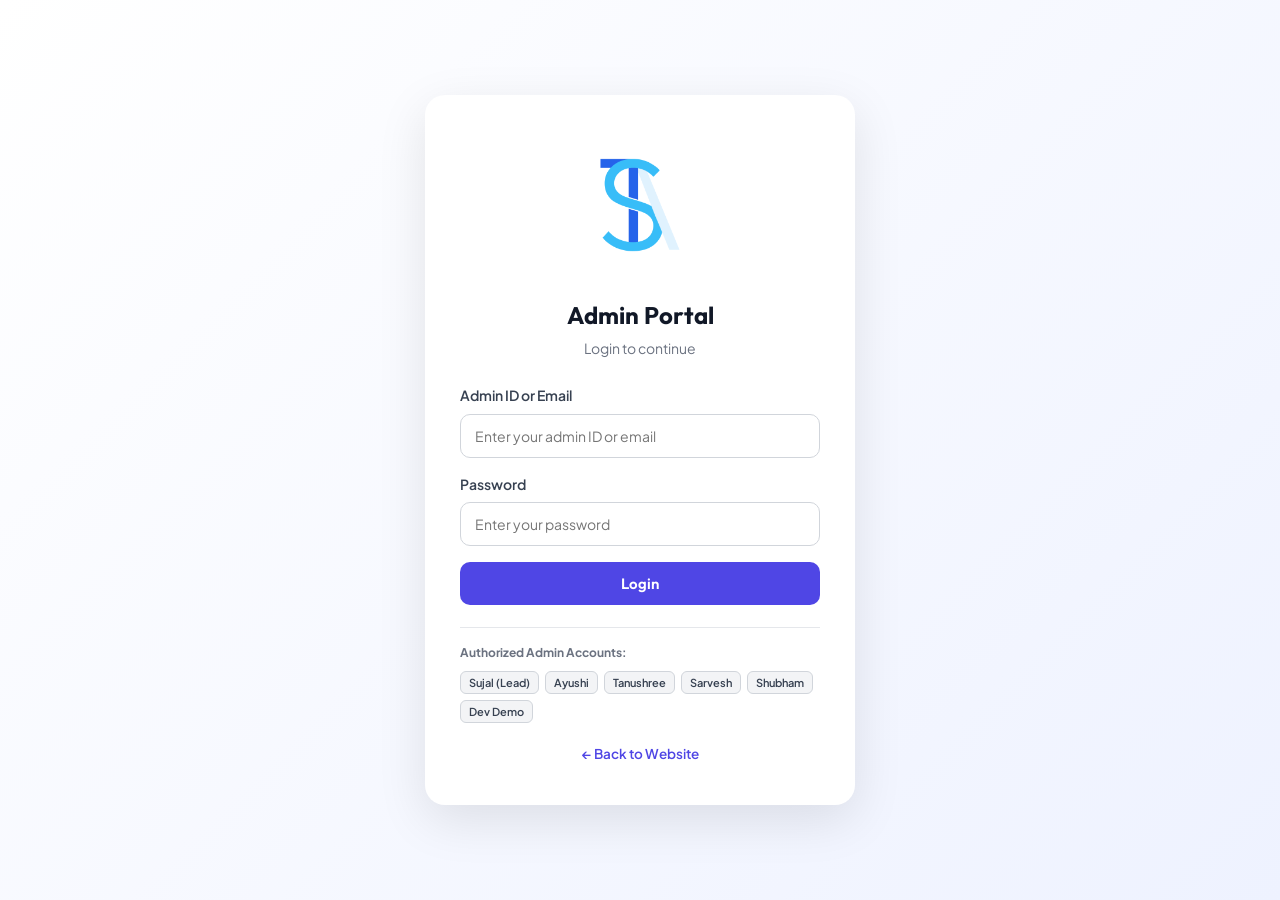
<file: admin.html>
<!DOCTYPE html>
<html lang="en">

<head>
  <meta charset="UTF-8" />
  <meta name="viewport" content="width=device-width, initial-scale=1.0" />
  <title>Admin Portal - Stats Innotech</title>
  <link rel="preconnect" href="https://fonts.googleapis.com" />
  <link rel="preconnect" href="https://fonts.gstatic.com" crossorigin="" />
  <link
    href="https://fonts.googleapis.com/css2?family=Outfit:wght@400;500;600;700;800&family=Plus+Jakarta+Sans:wght@400;500;600;700&display=swap"
    rel="stylesheet" />
  <link rel="stylesheet" href="styles.css" />
  <style>
    /* ==========================================================================
       STATS INNOTECH - ADMIN PORTAL MODERN DESIGN SYSTEM
       ========================================================================== */
    :root {
      --admin-navy: #0B1F3A;
      --admin-dark: #071527;
      --admin-surface: #0E2444;
      --admin-card-bg: #FFFFFF;
      --admin-border: #E2E8F0;
      --admin-text-main: #0F172A;
      --admin-text-muted: #64748B;
      --admin-blue: #155EEF;
      --admin-cyan: #06B6D4;
      --admin-green: #10B981;
      --admin-amber: #F59E0B;
      --admin-red: #EF4444;
      --admin-radius: 14px;
      --admin-shadow: 0 10px 30px rgba(11, 31, 58, 0.08);
    }

    body.admin-body {
      margin: 0;
      padding: 0;
      font-family: 'Plus Jakarta Sans', sans-serif;
      background: #F1F5F9;
      color: var(--admin-text-main);
      min-height: 100vh;
    }

    /* ----------------------------------------------------
       ADMIN LOGIN SCREEN (MATCHES STUDENT LOGIN UI EXACTLY)
       ---------------------------------------------------- */
    #adminAuthScreen {
      min-height: 100vh;
      display: flex;
      justify-content: center;
      align-items: center;
      padding: 20px;
      background: linear-gradient(135deg, #ffffff, #eef2ff);
    }

    #adminAuthScreen .login-box {
      width: 100%;
      max-width: 430px;
      background: white;
      padding: 35px;
      border-radius: 20px;
      box-shadow: 0 15px 50px rgba(0, 0, 0, .10);
    }

    #adminAuthScreen .logo {
      width: 100%;
      height: auto;
      border-radius: 0;
      display: flex;
      justify-content: center;
      align-items: center;
      margin: 0 auto 20px;
      background: #fff;
    }

    #adminAuthScreen .login-box h1 {
      text-align: center;
      margin-top: 0;
      margin-bottom: 8px;
      font-size: 24px;
      font-weight: 700;
      color: #111827;
      font-family: 'Outfit', sans-serif;
    }

    #adminAuthScreen .login-box p {
      text-align: center;
      color: #6b7280;
      margin-top: 0;
      margin-bottom: 25px;
      font-size: 14px;
    }

    #adminAuthScreen .form-group {
      margin-bottom: 16px;
    }

    #adminAuthScreen label {
      display: block;
      margin-bottom: 7px;
      font-weight: 600;
      font-size: 14px;
      color: #374151;
    }

    #adminAuthScreen input {
      width: 100%;
      box-sizing: border-box;
      padding: 12px 14px;
      border: 1px solid #d1d5db;
      border-radius: 10px;
      outline: none;
      background: white;
      font-family: inherit;
      font-size: 14px;
      transition: border-color 0.2s, box-shadow 0.2s;
    }

    #adminAuthScreen input:focus {
      border-color: #4f46e5;
      box-shadow: 0 0 0 3px rgba(79, 70, 229, 0.15);
    }

    #adminAuthScreen .btn {
      border: none;
      border-radius: 10px;
      padding: 12px 18px;
      font-weight: 600;
      font-size: 15px;
      cursor: pointer;
      display: inline-block;
      text-align: center;
      transition: background-color 0.2s, transform 0.15s;
    }

    #adminAuthScreen .btn-primary {
      background: #4f46e5;
      color: white;
    }

    #adminAuthScreen .btn-primary:hover {
      background: #4338ca;
    }

    #adminAuthScreen .admin-quick-creds {
      margin-top: 22px;
      padding-top: 16px;
      border-top: 1px solid #e5e7eb;
      font-size: 12px;
      color: #6b7280;
    }

    #adminAuthScreen .admin-quick-pills {
      display: flex;
      flex-wrap: wrap;
      gap: 6px;
      margin-top: 8px;
    }

    #adminAuthScreen .admin-quick-pill {
      background: #f3f4f6;
      border: 1px solid #d1d5db;
      padding: 4px 8px;
      border-radius: 6px;
      font-size: 11px;
      font-weight: 600;
      color: #374151;
      cursor: pointer;
      font-family: inherit;
      transition: all 0.2s ease;
    }

    #adminAuthScreen .admin-quick-pill:hover {
      background: #eef2ff;
      border-color: #4f46e5;
      color: #4f46e5;
    }

    #adminAuthScreen .login-links {
      display: flex;
      justify-content: center;
      gap: 10px;
      margin-top: 16px;
    }

    #adminAuthScreen .login-link {
      border: none;
      background: none;
      color: #4f46e5;
      font-weight: 600;
      font-size: 13.5px;
      padding: 5px;
      text-decoration: none;
      cursor: pointer;
    }

    #adminAuthScreen .login-link:hover {
      text-decoration: underline;
    }

    @media (max-width: 500px) {
      #adminAuthScreen .login-box {
        padding: 25px 20px;
      }
    }

    /* ----------------------------------------------------
       ADMIN APP LAYOUT (DASHBOARD)
       ---------------------------------------------------- */
    #adminAppLayout {
      display: flex;
      min-height: 100vh;
    }

    /* Sidebar */
    .admin-sidebar {
      width: 270px;
      background: var(--admin-navy);
      color: #FFFFFF;
      display: flex;
      flex-direction: column;
      flex-shrink: 0;
      position: sticky;
      top: 0;
      height: 100vh;
      overflow-y: auto;
      z-index: 100;
      box-shadow: 4px 0 20px rgba(0, 0, 0, 0.15);
    }

    .admin-sidebar-header {
      padding: 24px 20px;
      border-bottom: 1px solid rgba(255, 255, 255, 0.08);
      display: flex;
      align-items: center;
      justify-content: space-between;
    }

    .admin-sidebar-logo {
      width: 155px;
      height: auto;
      display: block;
    }

    .admin-sidebar-menu {
      padding: 20px 14px;
      flex: 1;
      display: flex;
      flex-direction: column;
      gap: 6px;
    }

    .admin-menu-heading {
      font-size: 10.5px;
      font-weight: 800;
      letter-spacing: 1.2px;
      text-transform: uppercase;
      color: #94A3B8;
      padding: 10px 12px 4px;
      margin: 0;
    }

    .admin-nav-item {
      display: flex;
      align-items: center;
      gap: 12px;
      padding: 11px 14px;
      border-radius: 10px;
      color: #CBD5E1;
      text-decoration: none;
      font-size: 14px;
      font-weight: 600;
      cursor: pointer;
      border: none;
      background: transparent;
      width: 100%;
      text-align: left;
      transition: all 0.2s ease;
    }

    .admin-nav-item:hover {
      background: rgba(255, 255, 255, 0.07);
      color: #FFFFFF;
    }

    .admin-nav-item.active {
      background: var(--admin-blue);
      color: #FFFFFF;
      box-shadow: 0 4px 12px rgba(21, 94, 239, 0.4);
    }

    .admin-nav-item svg {
      flex-shrink: 0;
    }

    .admin-nav-badge {
      margin-left: auto;
      font-size: 11px;
      padding: 2px 7px;
      border-radius: 999px;
      background: rgba(255, 255, 255, 0.2);
      color: #FFFFFF;
    }

    .admin-sidebar-footer {
      padding: 18px 16px;
      border-top: 1px solid rgba(255, 255, 255, 0.08);
      background: rgba(0, 0, 0, 0.2);
    }

    .admin-user-card {
      display: flex;
      align-items: center;
      gap: 12px;
    }

    .admin-avatar {
      width: 38px;
      height: 38px;
      border-radius: 50%;
      background: linear-gradient(135deg, var(--admin-cyan), var(--admin-blue));
      color: #FFFFFF;
      display: flex;
      align-items: center;
      justify-content: center;
      font-weight: 800;
      font-size: 14px;
      flex-shrink: 0;
    }

    .admin-user-info {
      overflow: hidden;
      flex: 1;
    }

    .admin-user-name {
      font-size: 13.5px;
      font-weight: 700;
      color: #FFFFFF;
      margin: 0;
      white-space: nowrap;
      text-overflow: ellipsis;
      overflow: hidden;
    }

    .admin-user-role {
      font-size: 11px;
      color: var(--admin-cyan);
      margin: 0;
    }

    /* Main Area */
    .admin-main {
      flex: 1;
      display: flex;
      flex-direction: column;
      overflow-x: hidden;
    }

    .admin-topbar {
      height: 70px;
      background: #FFFFFF;
      border-bottom: 1px solid var(--admin-border);
      padding: 0 32px;
      display: flex;
      align-items: center;
      justify-content: space-between;
      position: sticky;
      top: 0;
      z-index: 90;
    }

    .admin-topbar-title {
      font-family: 'Outfit', sans-serif;
      font-size: 20px;
      font-weight: 800;
      color: var(--admin-navy);
      margin: 0;
    }

    .admin-topbar-actions {
      display: flex;
      align-items: center;
      gap: 12px;
    }

    .btn-public-site {
      display: inline-flex;
      align-items: center;
      gap: 6px;
      padding: 8px 14px;
      border-radius: 8px;
      font-size: 13px;
      font-weight: 600;
      color: #334155;
      text-decoration: none;
      background: #F1F5F9;
      border: 1px solid #CBD5E1;
      transition: all 0.2s;
    }

    .btn-public-site:hover {
      background: #E2E8F0;
      color: var(--admin-navy);
    }

    .btn-admin-action {
      display: inline-flex;
      align-items: center;
      gap: 8px;
      padding: 9px 16px;
      border-radius: 8px;
      font-size: 13.5px;
      font-weight: 700;
      color: #FFFFFF;
      background: var(--admin-blue);
      border: none;
      cursor: pointer;
      transition: all 0.2s ease;
      box-shadow: 0 4px 10px rgba(21, 94, 239, 0.25);
    }

    .btn-admin-action:hover {
      background: #104ECC;
      transform: translateY(-1px);
    }

    .admin-content-view {
      padding: 32px;
      flex: 1;
    }

    /* Stats Overview Cards */
    .admin-stats-grid {
      display: grid;
      grid-template-columns: repeat(4, 1fr);
      gap: 20px;
      margin-bottom: 32px;
    }

    .admin-stat-card {
      background: #FFFFFF;
      border: 1px solid var(--admin-border);
      border-radius: var(--admin-radius);
      padding: 22px 20px;
      box-shadow: var(--admin-shadow);
      display: flex;
      align-items: center;
      gap: 16px;
      position: relative;
      overflow: hidden;
    }

    .admin-stat-icon {
      width: 48px;
      height: 48px;
      border-radius: 12px;
      display: flex;
      align-items: center;
      justify-content: center;
      flex-shrink: 0;
    }

    .stat-blue {
      background: rgba(21, 94, 239, 0.1);
      color: var(--admin-blue);
    }

    .stat-cyan {
      background: rgba(6, 182, 212, 0.1);
      color: var(--admin-cyan);
    }

    .stat-green {
      background: rgba(16, 185, 129, 0.1);
      color: var(--admin-green);
    }

    .stat-amber {
      background: rgba(245, 158, 11, 0.1);
      color: var(--admin-amber);
    }

    .admin-stat-number {
      font-family: 'Outfit', sans-serif;
      font-size: 28px;
      font-weight: 800;
      color: var(--admin-navy);
      margin: 0;
      line-height: 1.1;
    }

    .admin-stat-label {
      font-size: 13px;
      font-weight: 600;
      color: var(--admin-text-muted);
      margin: 4px 0 0;
    }

    /* Cards & Tables */
    .admin-panel-card {
      background: #FFFFFF;
      border: 1px solid var(--admin-border);
      border-radius: var(--admin-radius);
      box-shadow: var(--admin-shadow);
      padding: 24px 28px;
      margin-bottom: 30px;
    }

    .admin-panel-header {
      display: flex;
      align-items: center;
      justify-content: space-between;
      margin-bottom: 22px;
      flex-wrap: wrap;
      gap: 14px;
    }

    .admin-panel-heading {
      font-family: 'Outfit', sans-serif;
      font-size: 18px;
      font-weight: 800;
      color: var(--admin-navy);
      margin: 0;
      display: flex;
      align-items: center;
      gap: 8px;
    }

    .admin-panel-filter {
      display: flex;
      align-items: center;
      gap: 10px;
    }

    .admin-search-input {
      padding: 8px 14px;
      border-radius: 8px;
      border: 1px solid #CBD5E1;
      font-size: 13.5px;
      width: 220px;
      font-family: inherit;
    }

    .admin-select-filter {
      padding: 8px 12px;
      border-radius: 8px;
      border: 1px solid #CBD5E1;
      font-size: 13.5px;
      font-family: inherit;
      background: #FFFFFF;
    }

    /* Custom Admin Table */
    .admin-table-wrap {
      overflow-x: auto;
    }

    .admin-table {
      width: 100%;
      border-collapse: collapse;
      text-align: left;
      font-size: 13.5px;
    }

    .admin-table th {
      padding: 12px 16px;
      font-weight: 700;
      color: #475569;
      background: #F8FAFC;
      border-bottom: 1px solid var(--admin-border);
      text-transform: uppercase;
      font-size: 11px;
      letter-spacing: 0.6px;
    }

    .admin-table td {
      padding: 14px 16px;
      border-bottom: 1px solid #F1F5F9;
      color: #1E293B;
      vertical-align: middle;
    }

    .admin-table tr:hover td {
      background: #F8FAFC;
    }

    .badge-status {
      display: inline-block;
      padding: 3px 10px;
      border-radius: 999px;
      font-size: 11px;
      font-weight: 700;
      text-transform: uppercase;
    }

    .badge-active {
      background: #DCFCE7;
      color: #166534;
    }

    .badge-draft {
      background: #FEF3C7;
      color: #92400E;
    }

    .badge-pending {
      background: #EFF6FF;
      color: #1E40AF;
    }

    .badge-shortlisted {
      background: #E0E7FF;
      color: #3730A3;
    }

    .badge-accepted {
      background: #DCFCE7;
      color: #166534;
    }

    .badge-rejected {
      background: #FEE2E2;
      color: #991B1B;
    }

    /* Action Buttons in Table */
    .table-actions {
      display: flex;
      align-items: center;
      gap: 6px;
    }

    .btn-tbl-action {
      background: #F1F5F9;
      border: 1px solid #E2E8F0;
      color: #334155;
      padding: 6px 10px;
      border-radius: 6px;
      cursor: pointer;
      font-size: 12px;
      font-weight: 600;
      transition: all 0.2s;
    }

    .btn-tbl-action:hover {
      background: #E2E8F0;
      color: var(--admin-navy);
    }

    .btn-tbl-action.delete:hover {
      background: #FEE2E2;
      color: #DC2626;
      border-color: #FCA5A5;
    }

    /* Modal Overlay */
    .admin-modal-overlay {
      position: fixed;
      top: 0;
      left: 0;
      right: 0;
      bottom: 0;
      background: rgba(11, 31, 58, 0.65);
      backdrop-filter: blur(4px);
      z-index: 1000;
      display: none;
      align-items: center;
      justify-content: center;
      padding: 20px;
    }

    .admin-modal-overlay.open {
      display: flex;
    }

    .admin-modal-box {
      background: #FFFFFF;
      border-radius: 18px;
      box-shadow: 0 25px 60px rgba(0, 0, 0, 0.35);
      width: 100%;
      max-width: 600px;
      max-height: 90vh;
      display: flex;
      flex-direction: column;
      overflow: hidden;
      animation: modalFadeIn 0.25s ease-out;
    }

    @keyframes modalFadeIn {
      from {
        opacity: 0;
        transform: scale(0.95) translateY(10px);
      }

      to {
        opacity: 1;
        transform: scale(1) translateY(0);
      }
    }

    .admin-modal-header {
      padding: 20px 24px;
      border-bottom: 1px solid #E2E8F0;
      display: flex;
      align-items: center;
      justify-content: space-between;
    }

    .admin-modal-title {
      font-family: 'Outfit', sans-serif;
      font-size: 19px;
      font-weight: 800;
      color: var(--admin-navy);
      margin: 0;
    }

    .admin-modal-close {
      background: transparent;
      border: none;
      font-size: 24px;
      color: #64748B;
      cursor: pointer;
      line-height: 1;
    }

    .admin-modal-body {
      padding: 24px;
      overflow-y: auto;
    }

    .admin-modal-footer {
      padding: 16px 24px;
      border-top: 1px solid #E2E8F0;
      background: #F8FAFC;
      display: flex;
      align-items: center;
      justify-content: flex-end;
      gap: 10px;
    }

    .form-grid-2 {
      display: grid;
      grid-template-columns: 1fr 1fr;
      gap: 16px;
    }

    .admin-form-group {
      margin-bottom: 16px;
    }

    .admin-form-group label {
      display: block;
      font-size: 12.5px;
      font-weight: 700;
      color: #334155;
      margin-bottom: 6px;
    }

    .admin-form-group input,
    .admin-form-group select,
    .admin-form-group textarea {
      width: 100%;
      box-sizing: border-box;
      padding: 10px 12px;
      border-radius: 8px;
      border: 1px solid #CBD5E1;
      font-size: 13.5px;
      font-family: inherit;
    }

    .admin-form-group textarea {
      resize: vertical;
      min-height: 80px;
    }

    .btn-secondary-cancel {
      background: #FFFFFF;
      border: 1px solid #CBD5E1;
      color: #475569;
      padding: 9px 18px;
      border-radius: 8px;
      font-weight: 600;
      font-size: 13.5px;
      cursor: pointer;
    }

    .btn-primary-save {
      background: var(--admin-blue);
      border: none;
      color: #FFFFFF;
      padding: 9px 22px;
      border-radius: 8px;
      font-weight: 700;
      font-size: 13.5px;
      cursor: pointer;
      box-shadow: 0 4px 10px rgba(21, 94, 239, 0.3);
    }

    @media (max-width: 1024px) {
      .admin-stats-grid {
        grid-template-columns: repeat(2, 1fr);
      }
    }

    @media (max-width: 768px) {
      #adminAppLayout {
        flex-direction: column;
      }

      .admin-sidebar {
        width: 100%;
        height: auto;
        position: relative;
      }

      .admin-stats-grid {
        grid-template-columns: 1fr;
      }

      .admin-content-view {
        padding: 20px;
      }
    }
  </style>
</head>

<body class="admin-body">

  <!-- ======================================================================
       1. ADMIN AUTHENTICATION SCREEN (MATCHES STUDENT LOGIN UI)
       ====================================================================== -->
  <div id="adminAuthScreen">
    <div class="login-box">
      <div class="logo" style="background:#fff;width:100%;height:auto;border-radius:0;margin:0 auto 20px;">
        <a href="index.html" title="Stats Innotech">
          <img alt="Stats Innotech" src="assets/STATS monogram - colored(2).png"
            style="width:100%;max-width:150px;height:150px;display:block;margin:auto;" />
        </a>
      </div>
      <h1>Admin Portal</h1>
      <p>Login to continue</p>

      <div id="adminLoginError"
        style="display:none; color:#dc2626; margin-bottom:15px; text-align:center; font-size:13.5px; background:#fee2e2; padding:10px 14px; border-radius:10px;">
      </div>

      <form id="adminLoginForm">
        <div class="form-group">
          <label>Admin ID or Email</label>
          <input type="text" id="adminIdInput" placeholder="Enter your admin ID or email" required
            autocomplete="username" />
        </div>
        <div class="form-group">
          <label>Password</label>
          <input type="password" id="adminPasswordInput" placeholder="Enter your password" required
            autocomplete="current-password" />
        </div>
        <button type="submit" class="btn btn-primary" style="width:100%;">
          Login
        </button>
      </form>

      <div class="admin-quick-creds">
        <strong>Authorized Admin Accounts:</strong>
        <div class="admin-quick-pills">
          <button type="button" class="admin-quick-pill"
            onclick="quickFill('SIT@ADMIN.SUJAL', '@Sujal.Stats2026')">Sujal (Lead)</button>
          <button type="button" class="admin-quick-pill"
            onclick="quickFill('SIT@ADMIN.AYUSHI', '@Ayushi.Stats2026')">Ayushi</button>
          <button type="button" class="admin-quick-pill"
            onclick="quickFill('SIT@ADMIN.TANUSHREE', '@Tanushree.Stats2026')">Tanushree</button>
          <button type="button" class="admin-quick-pill"
            onclick="quickFill('SIT@ADMIN.SARVESH', '@Sarvesh.Stats2026')">Sarvesh</button>
          <button type="button" class="admin-quick-pill"
            onclick="quickFill('SIT@ADMIN.SHUBHAM', '@Shubham.Stats2026')">Shubham</button>
          <button type="button" class="admin-quick-pill" onclick="quickFill('admin@statsinnotech.com', 'admin123')">Dev
            Demo</button>
        </div>
      </div>

      <div class="login-links">
        <a href="index.html" class="login-link">&larr; Back to Website</a>
      </div>
    </div>
  </div>

  <!-- ======================================================================
       2. ADMIN MAIN APPLICATION LAYOUT
       ====================================================================== -->
  <div id="adminAppLayout" style="display: none;">
    <!-- Sidebar -->
    <aside class="admin-sidebar">
      <div class="admin-sidebar-header">
        <a href="index.html">
          <img src="assets/logo_clean.png" alt="Stats Innotech" class="admin-sidebar-logo" />
        </a>
      </div>

      <nav class="admin-sidebar-menu">
        <p class="admin-menu-heading">Main Navigation</p>
        <button class="admin-nav-item active" onclick="showAdminTab('dashboard', this)">
          <svg fill="none" height="18" stroke="currentColor" stroke-linecap="round" stroke-linejoin="round"
            stroke-width="2" viewBox="0 0 24 24" width="18">
            <rect height="9" width="7" x="3" y="3"></rect>
            <rect height="5" width="7" x="14" y="3"></rect>
            <rect height="9" width="7" x="14" y="12"></rect>
            <rect height="5" width="7" x="3" y="16"></rect>
          </svg>
          <span>Dashboard</span>
        </button>
        <button class="admin-nav-item" onclick="showAdminTab('courses', this)">
          <svg fill="none" height="18" stroke="currentColor" stroke-linecap="round" stroke-linejoin="round"
            stroke-width="2" viewBox="0 0 24 24" width="18">
            <path d="M4 19.5A2.5 2.5 0 0 1 6.5 17H20"></path>
            <path d="M6.5 2H20v20H6.5A2.5 2.5 0 0 1 4 19.5v-15A2.5 2.5 0 0 1 6.5 2z"></path>
          </svg>
          <span>Manage Courses</span>
          <span class="admin-nav-badge" id="badgeCourseCount">9</span>
        </button>
        <button class="admin-nav-item" onclick="showAdminTab('internships', this)">
          <svg fill="none" height="18" stroke="currentColor" stroke-linecap="round" stroke-linejoin="round"
            stroke-width="2" viewBox="0 0 24 24" width="18">
            <rect height="14" rx="2" ry="2" width="20" x="2" y="7"></rect>
            <path d="M16 21V5a2 2 0 0 0-2-2h-4a2 2 0 0 0-2 2v16"></path>
          </svg>
          <span>Internship Tracks</span>
          <span class="admin-nav-badge" id="badgeTrackCount">10</span>
        </button>
        <button class="admin-nav-item" onclick="showAdminTab('applications', this)">
          <svg fill="none" height="18" stroke="currentColor" stroke-linecap="round" stroke-linejoin="round"
            stroke-width="2" viewBox="0 0 24 24" width="18">
            <path d="M14 2H6a2 2 0 0 0-2 2v16a2 2 0 0 0 2 2h12a2 2 0 0 0 2-2V8z"></path>
            <polyline points="14 2 14 8 20 8"></polyline>
            <line x1="16" x2="8" y1="13" y2="13"></line>
            <line x1="16" x2="8" y1="17" y2="17"></line>
            <polyline points="10 9 9 9 8 9"></polyline>
          </svg>
          <span>Applications &amp; Leads</span>
          <span class="admin-nav-badge" id="badgeAppCount">14</span>
        </button>

        <p class="admin-menu-heading" style="margin-top: 14px;">Communication &amp; Settings</p>
        <button class="admin-nav-item" onclick="showAdminTab('announcements', this)">
          <svg fill="none" height="18" stroke="currentColor" stroke-linecap="round" stroke-linejoin="round"
            stroke-width="2" viewBox="0 0 24 24" width="18">
            <path d="M18 8A6 6 0 0 0 6 8c0 7-3 9-3 9h18s-3-2-3-9"></path>
            <path d="M13.73 21a2 2 0 0 1-3.46 0"></path>
          </svg>
          <span>Announcements</span>
        </button>
        <button class="admin-nav-item" onclick="showAdminTab('settings', this)">
          <svg fill="none" height="18" stroke="currentColor" stroke-linecap="round" stroke-linejoin="round"
            stroke-width="2" viewBox="0 0 24 24" width="18">
            <circle cx="12" cy="12" r="3"></circle>
            <path
              d="M19.4 15a1.65 1.65 0 0 0 .33 1.82l.06.06a2 2 0 0 1 0 2.83 2 2 0 0 1-2.83 0l-.06-.06a1.65 1.65 0 0 0-1.82-.33 1.65 1.65 0 0 0-1 1.51V21a2 2 0 0 1-2 2 2 2 0 0 1-2-2v-.09A1.65 1.65 0 0 0 9 19.4a1.65 1.65 0 0 0-1.82.33l-.06.06a2 2 0 0 1-2.83 0 2 2 0 0 1 0-2.83l.06-.06a1.65 1.65 0 0 0 .33-1.82 1.65 1.65 0 0 0-1.51-1H3a2 2 0 0 1-2-2 2 2 0 0 1 2-2h.09A1.65 1.65 0 0 0 4.6 9a1.65 1.65 0 0 0-.33-1.82l-.06-.06a2 2 0 0 1 0-2.83 2 2 0 0 1 2.83 0l.06.06a1.65 1.65 0 0 0 1.82.33H9a1.65 1.65 0 0 0 1-1.51V3a2 2 0 0 1 2-2 2 2 0 0 1 2 2v.09a1.65 1.65 0 0 0 1 1.51 1.65 1.65 0 0 0 1.82-.33l.06-.06a2 2 0 0 1 2.83 0 2 2 0 0 1 0 2.83l-.06.06a1.65 1.65 0 0 0-.33 1.82V9a1.65 1.65 0 0 0 1.51 1H21a2 2 0 0 1 2 2 2 2 0 0 1-2 2h-.09a1.65 1.65 0 0 0-1.51 1z">
            </path>
          </svg>
          <span>System Settings</span>
        </button>
      </nav>

      <div class="admin-sidebar-footer">
        <div class="admin-user-card">
          <div class="admin-avatar" id="adminAvatarInitials">AD</div>
          <div class="admin-user-info">
            <p class="admin-user-name" id="adminDisplayId">Admin User</p>
            <p class="admin-user-role">Super Administrator</p>
          </div>
          <button onclick="adminLogout()" title="Logout"
            style="background:transparent; border:none; color:#EF4444; cursor:pointer; padding:4px;">
            <svg fill="none" height="18" stroke="currentColor" stroke-linecap="round" stroke-linejoin="round"
              stroke-width="2" viewBox="0 0 24 24" width="18">
              <path d="M9 21H5a2 2 0 0 1-2-2V5a2 2 0 0 1 2-2h4"></path>
              <polyline points="16 17 21 12 16 7"></polyline>
              <line x1="21" x2="9" y1="12" y2="12"></line>
            </svg>
          </button>
        </div>
      </div>
    </aside>

    <!-- Main Content Area -->
    <main class="admin-main">
      <!-- Topbar -->
      <header class="admin-topbar">
        <h2 class="admin-topbar-title" id="adminPageHeaderTitle">Dashboard Overview</h2>
        <div class="admin-topbar-actions">
          <a href="index.html" class="btn-public-site" target="_blank">
            <svg fill="none" height="14" stroke="currentColor" stroke-linecap="round" stroke-linejoin="round"
              stroke-width="2" viewBox="0 0 24 24" width="14">
              <path d="M18 13v6a2 2 0 0 1-2 2H5a2 2 0 0 1-2-2V8a2 2 0 0 1 2-2h6"></path>
              <polyline points="15 3 21 3 21 9"></polyline>
              <line x1="10" x2="21" y1="14" y2="3"></line>
            </svg>
            <span>View Public Site</span>
          </a>
          <button class="btn-admin-action" onclick="openAddCourseModal()">
            <span>+ Add Course</span>
          </button>
          <button class="btn-admin-action" onclick="openAddTrackModal()"
            style="background:var(--admin-cyan); color:var(--admin-navy);">
            <span>+ Add Track</span>
          </button>
        </div>
      </header>

      <!-- VIEW 1: DASHBOARD OVERVIEW -->
      <div class="admin-content-view" id="viewDashboard">
        <div class="admin-stats-grid">
          <div class="admin-stat-card">
            <div class="admin-stat-icon stat-blue">
              <svg fill="none" height="24" stroke="currentColor" stroke-linecap="round" stroke-linejoin="round"
                stroke-width="2" viewBox="0 0 24 24" width="24">
                <path d="M4 19.5A2.5 2.5 0 0 1 6.5 17H20"></path>
                <path d="M6.5 2H20v20H6.5A2.5 2.5 0 0 1 4 19.5v-15A2.5 2.5 0 0 1 6.5 2z"></path>
              </svg>
            </div>
            <div>
              <h3 class="admin-stat-number" id="statTotalCourses">9</h3>
              <p class="admin-stat-label">Active Courses</p>
            </div>
          </div>

          <div class="admin-stat-card">
            <div class="admin-stat-icon stat-cyan">
              <svg fill="none" height="24" stroke="currentColor" stroke-linecap="round" stroke-linejoin="round"
                stroke-width="2" viewBox="0 0 24 24" width="24">
                <rect height="14" rx="2" ry="2" width="20" x="2" y="7"></rect>
                <path d="M16 21V5a2 2 0 0 0-2-2h-4a2 2 0 0 0-2 2v16"></path>
              </svg>
            </div>
            <div>
              <h3 class="admin-stat-number" id="statTotalTracks">10</h3>
              <p class="admin-stat-label">Internship Tracks</p>
            </div>
          </div>

          <div class="admin-stat-card">
            <div class="admin-stat-icon stat-green">
              <svg fill="none" height="24" stroke="currentColor" stroke-linecap="round" stroke-linejoin="round"
                stroke-width="2" viewBox="0 0 24 24" width="24">
                <path d="M17 21v-2a4 4 0 0 0-4-4H5a4 4 0 0 0-4 4v2"></path>
                <circle cx="9" cy="7" r="4"></circle>
                <path d="M23 21v-2a4 4 0 0 0-3-3.87"></path>
                <path d="M16 3.13a4 4 0 0 1 0 7.75"></path>
              </svg>
            </div>
            <div>
              <h3 class="admin-stat-number" id="statTotalStudents">1,240+</h3>
              <p class="admin-stat-label">Enrolled Learners</p>
            </div>
          </div>

          <div class="admin-stat-card">
            <div class="admin-stat-icon stat-amber">
              <svg fill="none" height="24" stroke="currentColor" stroke-linecap="round" stroke-linejoin="round"
                stroke-width="2" viewBox="0 0 24 24" width="24">
                <circle cx="12" cy="12" r="10"></circle>
                <polyline points="12 6 12 12 16 14"></polyline>
              </svg>
            </div>
            <div>
              <h3 class="admin-stat-number" id="statPendingApps">14</h3>
              <p class="admin-stat-label">Applications Pending</p>
            </div>
          </div>
        </div>

        <div class="admin-panel-card">
          <div class="admin-panel-header">
            <h3 class="admin-panel-heading">
              <svg fill="none" height="20" stroke="currentColor" stroke-linecap="round" stroke-linejoin="round"
                stroke-width="2" viewBox="0 0 24 24" width="20">
                <polyline points="22 12 18 12 15 21 9 3 6 12 2 12"></polyline>
              </svg>
              <span>Recent Applications &amp; Inquiries</span>
            </h3>
            <button class="btn-public-site" onclick="showAdminTab('applications')">View All Applications &rarr;</button>
          </div>
          <div class="admin-table-wrap">
            <table class="admin-table" id="dashboardRecentTable">
              <thead>
                <tr>
                  <th>Applicant Name</th>
                  <th>Domain / Course</th>
                  <th>Email</th>
                  <th>College</th>
                  <th>Status</th>
                  <th>Actions</th>
                </tr>
              </thead>
              <tbody id="dashboardRecentBody">
                <!-- Injected via JS -->
              </tbody>
            </table>
          </div>
        </div>
      </div>

      <!-- VIEW 2: COURSES MANAGEMENT -->
      <div class="admin-content-view" id="viewCourses" style="display:none;">
        <div class="admin-panel-card">
          <div class="admin-panel-header">
            <h3 class="admin-panel-heading">
              <svg fill="none" height="20" stroke="currentColor" stroke-linecap="round" stroke-linejoin="round"
                stroke-width="2" viewBox="0 0 24 24" width="20">
                <path d="M4 19.5A2.5 2.5 0 0 1 6.5 17H20"></path>
                <path d="M6.5 2H20v20H6.5A2.5 2.5 0 0 1 4 19.5v-15A2.5 2.5 0 0 1 6.5 2z"></path>
              </svg>
              <span>Catalog Courses Directory</span>
            </h3>
            <div class="admin-panel-filter">
              <input type="text" class="admin-search-input" id="searchCourseInput" placeholder="Search course name..."
                oninput="filterCoursesTable()" />
              <select class="admin-select-filter" id="filterCourseLevel" onchange="filterCoursesTable()">
                <option value="ALL">All Levels</option>
                <option value="Beginner">Beginner</option>
                <option value="Intermediate">Intermediate</option>
                <option value="Advanced">Advanced</option>
              </select>
              <button class="btn-admin-action" onclick="openAddCourseModal()">+ Add Course</button>
            </div>
          </div>
          <div class="admin-table-wrap">
            <table class="admin-table" id="coursesAdminTable">
              <thead>
                <tr>
                  <th>Course Title</th>
                  <th>Sub-Specialization</th>
                  <th>Duration</th>
                  <th>Level</th>
                  <th>Enrolled</th>
                  <th>Status</th>
                  <th>Actions</th>
                </tr>
              </thead>
              <tbody id="coursesAdminBody">
                <!-- Injected via JS -->
              </tbody>
            </table>
          </div>
        </div>
      </div>

      <!-- VIEW 3: INTERNSHIP TRACKS MANAGEMENT -->
      <div class="admin-content-view" id="viewInternships" style="display:none;">
        <div class="admin-panel-card">
          <div class="admin-panel-header">
            <h3 class="admin-panel-heading">
              <svg fill="none" height="20" stroke="currentColor" stroke-linecap="round" stroke-linejoin="round"
                stroke-width="2" viewBox="0 0 24 24" width="20">
                <rect height="14" rx="2" ry="2" width="20" x="2" y="7"></rect>
                <path d="M16 21V5a2 2 0 0 0-2-2h-4a2 2 0 0 0-2 2v16"></path>
              </svg>
              <span>Internship Domain Tracks</span>
            </h3>
            <div class="admin-panel-filter">
              <input type="text" class="admin-search-input" id="searchTrackInput" placeholder="Search track name..."
                oninput="filterTracksTable()" />
              <button class="btn-admin-action" onclick="openAddTrackModal()"
                style="background:var(--admin-cyan); color:var(--admin-navy);">+ Add Track</button>
            </div>
          </div>
          <div class="admin-table-wrap">
            <table class="admin-table" id="tracksAdminTable">
              <thead>
                <tr>
                  <th>Track Title</th>
                  <th>Badge Category</th>
                  <th>Key Skills / Tools</th>
                  <th>Status</th>
                  <th>Actions</th>
                </tr>
              </thead>
              <tbody id="tracksAdminBody">
                <!-- Injected via JS -->
              </tbody>
            </table>
          </div>
        </div>
      </div>

      <!-- VIEW 4: APPLICATIONS & LEADS -->
      <div class="admin-content-view" id="viewApplications" style="display:none;">
        <div class="admin-panel-card">
          <div class="admin-panel-header">
            <h3 class="admin-panel-heading">
              <svg fill="none" height="20" stroke="currentColor" stroke-linecap="round" stroke-linejoin="round"
                stroke-width="2" viewBox="0 0 24 24" width="20">
                <path d="M14 2H6a2 2 0 0 0-2 2v16a2 2 0 0 0 2 2h12a2 2 0 0 0 2-2V8z"></path>
                <polyline points="14 2 14 8 20 8"></polyline>
                <line x1="16" x2="8" y1="13" y2="13"></line>
                <line x1="16" x2="8" y1="17" y2="17"></line>
                <polyline points="10 9 9 9 8 9"></polyline>
              </svg>
              <span>Student Inquiries &amp; Internship Applications</span>
            </h3>
            <div class="admin-panel-filter">
              <select class="admin-select-filter" id="filterAppStatus" onchange="filterAppsTable()">
                <option value="ALL">All Statuses</option>
                <option value="Pending">Pending</option>
                <option value="Shortlisted">Shortlisted</option>
                <option value="Accepted">Accepted</option>
                <option value="Rejected">Rejected</option>
              </select>
              <button class="btn-public-site" onclick="exportApplicationsToCSV()">
                <svg fill="none" height="14" stroke="currentColor" stroke-linecap="round" stroke-linejoin="round"
                  stroke-width="2" viewBox="0 0 24 24" width="14">
                  <path d="M21 15v4a2 2 0 0 1-2 2H5a2 2 0 0 1-2-2v-4"></path>
                  <polyline points="7 10 12 15 17 10"></polyline>
                  <line x1="12" x2="12" y1="15" y2="3"></line>
                </svg>
                <span>Export CSV</span>
              </button>
            </div>
          </div>
          <div class="admin-table-wrap">
            <table class="admin-table" id="appsAdminTable">
              <thead>
                <tr>
                  <th>Date</th>
                  <th>Applicant Name</th>
                  <th>Email</th>
                  <th>Phone</th>
                  <th>Domain Track</th>
                  <th>College &amp; Year</th>
                  <th>Status</th>
                  <th>Actions</th>
                </tr>
              </thead>
              <tbody id="appsAdminBody">
                <!-- Injected via JS -->
              </tbody>
            </table>
          </div>
        </div>
      </div>

      <!-- VIEW 5: ANNOUNCEMENTS -->
      <div class="admin-content-view" id="viewAnnouncements" style="display:none;">
        <div class="admin-panel-card">
          <div class="admin-panel-header">
            <h3 class="admin-panel-heading">Broadcast Student Announcement</h3>
          </div>
          <form id="announcementForm" onsubmit="handlePostAnnouncement(event)" style="max-width: 650px;">
            <div class="admin-form-group">
              <label for="announceTitle">Announcement Subject *</label>
              <input type="text" id="announceTitle" placeholder="e.g. New Capstone Project Brief Released" required />
            </div>
            <div class="admin-form-group">
              <label for="announceMessage">Message Content *</label>
              <textarea id="announceMessage" placeholder="Type instructions or updates for students..." rows="4"
                required></textarea>
            </div>
            <button type="submit" class="btn-admin-action">Post Announcement</button>
          </form>
        </div>

        <div class="admin-panel-card">
          <h3 class="admin-panel-heading" style="margin-bottom: 16px;">Active Announcements</h3>
          <div id="announcementsList" style="display: flex; flex-direction: column; gap: 12px;">
            <!-- Injected via JS -->
          </div>
        </div>
      </div>

      <!-- VIEW 6: SETTINGS -->
      <div class="admin-content-view" id="viewSettings" style="display:none;">
        <div class="admin-panel-card" style="max-width: 700px;">
          <h3 class="admin-panel-heading" style="margin-bottom: 14px;">Portal Configuration</h3>
          <p style="font-size: 13.5px; color: var(--admin-text-muted); margin-bottom: 24px;">
            Manage localized browser storage and cloud integration settings for Stats Innotech.
          </p>
          <div style="display: flex; flex-direction: column; gap: 14px;">
            <div
              style="display:flex; align-items:center; justify-content:space-between; padding:14px; background:#F8FAFC; border:1px solid #E2E8F0; border-radius:10px;">
              <div>
                <strong>Restore Demo Data</strong>
                <p style="margin:4px 0 0; font-size:12.5px; color:#64748B;">Reset courses and internship tracks back to
                  the official default catalog.</p>
              </div>
              <button class="btn-public-site" onclick="resetToDemoData()">Reset Data</button>
            </div>

            <div
              style="display:flex; align-items:center; justify-content:space-between; padding:14px; background:#F8FAFC; border:1px solid #E2E8F0; border-radius:10px;">
              <div>
                <strong>Google Apps Script Backend Link</strong>
                <p style="margin:4px 0 0; font-size:12.5px; color:#64748B;">Code.gs Spreadsheet ID:
                  <code>1dERGNqcGt6ag7VYHWEPNMiK2H7LbaCeMWMhhFX2tIi4</code>
                </p>
              </div>
              <span class="badge-status badge-active">Ready</span>
            </div>
          </div>
        </div>
      </div>
    </main>
  </div>

  <!-- ======================================================================
       MODALS: ADD / EDIT COURSE
       ====================================================================== -->
  <div class="admin-modal-overlay" id="courseModalOverlay">
    <div class="admin-modal-box">
      <div class="admin-modal-header">
        <h3 class="admin-modal-title" id="courseModalHeading">Add New Course</h3>
        <button class="admin-modal-close" onclick="closeCourseModal()">&times;</button>
      </div>
      <form id="courseForm" onsubmit="handleSaveCourse(event)">
        <input type="hidden" id="courseEditId" value="" />
        <div class="admin-modal-body">
          <div class="form-grid-2">
            <div class="admin-form-group">
              <label for="inputCourseName">Course Title *</label>
              <input type="text" id="inputCourseName" placeholder="e.g. Java Full Stack" required />
            </div>
            <div class="admin-form-group">
              <label for="inputCourseSubname">Sub-Specialization *</label>
              <input type="text" id="inputCourseSubname" placeholder="e.g. Enterprise Systems" required />
            </div>
          </div>
          <div class="form-grid-2">
            <div class="admin-form-group">
              <label for="inputCourseDuration">Duration *</label>
              <input type="text" id="inputCourseDuration" placeholder="e.g. 3 Months" required />
            </div>
            <div class="admin-form-group">
              <label for="inputCourseLevel">Level *</label>
              <select id="inputCourseLevel" required>
                <option value="Beginner">Beginner</option>
                <option value="Intermediate">Intermediate</option>
                <option value="Advanced">Advanced</option>
                <option value="All Levels">All Levels</option>
              </select>
            </div>
          </div>
          <div class="form-grid-2">
            <div class="admin-form-group">
              <label for="inputCourseStudents">Estimated Students</label>
              <input type="text" id="inputCourseStudents" placeholder="e.g. 1.2k+ Students" />
            </div>
            <div class="admin-form-group">
              <label for="inputCourseStatus">Status</label>
              <select id="inputCourseStatus">
                <option value="Active">Active</option>
                <option value="Draft">Draft</option>
              </select>
            </div>
          </div>
          <div class="admin-form-group">
            <label for="inputCourseDesc">Description</label>
            <textarea id="inputCourseDesc" placeholder="Brief summary of what students will master..."
              rows="3"></textarea>
          </div>
        </div>
        <div class="admin-modal-footer">
          <button type="button" class="btn-secondary-cancel" onclick="closeCourseModal()">Cancel</button>
          <button type="submit" class="btn-primary-save">Save Course</button>
        </div>
      </form>
    </div>
  </div>

  <!-- ======================================================================
       MODALS: ADD / EDIT INTERNSHIP TRACK
       ====================================================================== -->
  <div class="admin-modal-overlay" id="trackModalOverlay">
    <div class="admin-modal-box">
      <div class="admin-modal-header">
        <h3 class="admin-modal-title" id="trackModalHeading">Add Internship Track</h3>
        <button class="admin-modal-close" onclick="closeTrackModal()">&times;</button>
      </div>
      <form id="trackForm" onsubmit="handleSaveTrack(event)">
        <input type="hidden" id="trackEditId" value="" />
        <div class="admin-modal-body">
          <div class="form-grid-2">
            <div class="admin-form-group">
              <label for="inputTrackTitle">Track Title *</label>
              <input type="text" id="inputTrackTitle" placeholder="e.g. Linux & Systems Admin" required />
            </div>
            <div class="admin-form-group">
              <label for="inputTrackBadge">Badge Category *</label>
              <input type="text" id="inputTrackBadge" placeholder="e.g. DEVOPS / SYS" required />
            </div>
          </div>
          <div class="admin-form-group">
            <label for="inputTrackSkills">Core Skills (comma separated) *</label>
            <input type="text" id="inputTrackSkills" placeholder="e.g. Linux CLI, Bash, SSH, Systemd" required />
          </div>
          <div class="admin-form-group">
            <label for="inputTrackDesc">Track Overview *</label>
            <textarea id="inputTrackDesc" placeholder="Describe the hands-on project deliverables..." rows="3"
              required></textarea>
          </div>
          <div class="admin-form-group">
            <label for="inputTrackStatus">Status</label>
            <select id="inputTrackStatus">
              <option value="Active">Active</option>
              <option value="Archived">Archived</option>
            </select>
          </div>
        </div>
        <div class="admin-modal-footer">
          <button type="button" class="btn-secondary-cancel" onclick="closeTrackModal()">Cancel</button>
          <button type="submit" class="btn-primary-save">Save Track</button>
        </div>
      </form>
    </div>
  </div>

  <!-- ======================================================================
       ADMIN JAVASCRIPT ENGINE
       ====================================================================== -->
  <script>
    // ----------------------------------------------------
    // DATA SEEDS
    // ----------------------------------------------------
    const DEFAULT_COURSES = [
      { id: 'c1', name: 'Java', subname: 'Core Programming', duration: '3 Months', level: 'Beginner', students: '1.2k+ Students', status: 'Active', desc: 'Master OOP, collections, exception handling, and real-world project building.' },
      { id: 'c2', name: 'Python', subname: 'Programming Language', duration: '2 Months', level: 'Beginner', students: '980+ Students', status: 'Active', desc: 'From syntax to scripting — learn Python for automation, data analysis, and backend development.' },
      { id: 'c3', name: 'C & C++', subname: 'Systems Programming', duration: '3 Months', level: 'Intermediate', students: '750+ Students', status: 'Active', desc: 'Deep-dive into low-level programming, memory management, pointers, and performance-critical coding.' },
      { id: 'c4', name: 'Web Development', subname: 'Full Stack', duration: '4 Months', level: 'Beginner', students: '1.8k+ Students', status: 'Active', desc: 'HTML5, CSS3, JavaScript, React, Node.js and RESTful API backend development.' },
      { id: 'c5', name: 'Data Analytics', subname: 'Business Intelligence', duration: '4 Months', level: 'Beginner', students: '1.5k+ Students', status: 'Active', desc: 'Turn raw data into insights using Excel, SQL, Power BI and statistical analysis.' },
      { id: 'c6', name: 'DSA with Java', subname: 'Algorithms & Structures', duration: '4 Months', level: 'Intermediate', students: '890+ Students', status: 'Active', desc: 'Arrays, linked lists, trees, graphs, dynamic programming for interview readiness.' },
      { id: 'c7', name: 'DSA with Python', subname: 'Algorithms & Structures', duration: '4 Months', level: 'Intermediate', students: '720+ Students', status: 'Active', desc: 'Master data structures and algorithms using Python for competitive programming.' },
      { id: 'c8', name: 'Linux', subname: 'System Administration', duration: '2 Months', level: 'Beginner', students: '600+ Students', status: 'Active', desc: 'Terminal navigation, process control, systemd services, and automation in Linux environments.' },
      { id: 'c9', name: 'Cloud Computing', subname: 'AWS & DevOps', duration: '5 Months', level: 'Advanced', students: '540+ Students', status: 'Active', desc: 'Deploy, scale, and manage cloud infrastructure on AWS — EC2, S3, IAM, and CI/CD pipelines.' }
    ];

    const DEFAULT_TRACKS = [
      { id: 't1', title: 'Data Analytics & BI', badge: 'HOT TRACK', skills: ['Power BI', 'Python Pandas', 'SQL Analysis', 'Tableau'], status: 'Active', desc: 'Clean, transform, and analyze enterprise datasets. Build interactive KPI dashboards.' },
      { id: 't2', title: 'Full Stack Web Dev', badge: 'POPULAR', skills: ['React.js', 'Node / Express', 'REST APIs', 'PostgreSQL'], status: 'Active', desc: 'Design and deploy high-performance web applications using modern React frameworks.' },
      { id: 't3', title: 'Software Testing & QA', badge: 'IN DEMAND', skills: ['Selenium', 'Manual QA', 'Postman API', 'JIRA'], status: 'Active', desc: 'Perform manual test design, automated Selenium scripts, API testing with Postman.' },
      { id: 't4', title: 'Java Software Systems', badge: 'ENTERPRISE', skills: ['Spring Boot', 'Core Java', 'Hibernate', 'Maven'], status: 'Active', desc: 'Build robust backend services, controllers, database persistence, and clean architectures.' },
      { id: 't5', title: 'Python & Machine Learning', badge: 'AI/DATA', skills: ['Python 3', 'Scikit-Learn', 'NumPy/Pandas', 'FastAPI'], status: 'Active', desc: 'Develop data pipelines, feature engineering workflows, and machine learning models.' },
      { id: 't6', title: 'Cloud Solutions & DevOps', badge: 'INFRASTRUCTURE', skills: ['AWS EC2 / S3', 'Docker', 'IAM Security', 'CI/CD'], status: 'Active', desc: 'Deploy cloud compute resources, configure VPC subnets, automate backups and pipelines.' },
      { id: 't7', title: 'Database Administration', badge: 'CORE BACKEND', skills: ['PostgreSQL', 'SQL Tuning', 'ER Diagrams', 'Replication'], status: 'Active', desc: 'Design normalized schemas, optimize indexing strategies, and manage stored procedures.' },
      { id: 't8', title: 'IoT & Embedded Systems', badge: 'HARDWARE', skills: ['ESP32', 'MQTT Broker', 'Telemetry', 'Arduino C++'], status: 'Active', desc: 'Connect sensors to microcontrollers, stream telemetry over MQTT, and create dashboards.' },
      { id: 't9', title: 'Civil Engineering & CAD', badge: 'ENGINEERING', skills: ['AutoCAD', 'Structural Plans', 'BIM Basics', 'Cost Estimates'], status: 'Active', desc: 'Work on real structural drafting, 2D/3D building plans, and quantity takeoffs.' },
      { id: 't10', title: 'Linux & Systems Admin', badge: 'DEVOPS / SYS', skills: ['Linux CLI', 'Bash Scripting', 'SSH & Security', 'Systemd / Cron'], status: 'Active', desc: 'Master Linux CLI commands, user permission security, Bash shell scripting, and network configuration.' }
    ];

    const DEFAULT_APPLICATIONS = [
      { id: 'a1', date: '2026-09-15', name: 'Rahul Sharma', email: 'rahul.s@gmail.com', phone: '+91 98765 43210', domain: 'Full Stack Web Dev', college: 'VIT Pune (3rd Year)', status: 'Pending' },
      { id: 'a2', date: '2026-09-15', name: 'Pooja Verma', email: 'pooja.v@outlook.com', phone: '+91 98112 34567', domain: 'Data Analytics & BI', college: 'COEP Tech (4th Year)', status: 'Shortlisted' },
      { id: 'a3', date: '2026-09-14', name: 'Amit Kulkarni', email: 'amit.k@gmail.com', phone: '+91 97654 32109', domain: 'Linux & Systems Admin', college: 'MIT World Peace Univ', status: 'Accepted' },
      { id: 'a4', date: '2026-09-14', name: 'Neha Joshi', email: 'neha.j@yahoo.com', phone: '+91 98901 23456', domain: 'Java Software Systems', college: 'DY Patil COE', status: 'Pending' },
      { id: 'a5', date: '2026-09-13', name: 'Rohan Deshmukh', email: 'rohan.d@gmail.com', phone: '+91 99223 44556', domain: 'Cloud Solutions & DevOps', college: 'Cummins COE', status: 'Shortlisted' }
    ];

    const DEFAULT_ANNOUNCEMENTS = [
      { id: 'ann1', title: 'Q3 Internship Cohort Orientation', date: 'Sep 15, 2026', author: 'Admin Sujal', message: 'Orientation call for all admitted internship candidates will be conducted this Friday at 5:00 PM IST via Google Meet.' },
      { id: 'ann2', title: 'New Linux Administration Track Live', date: 'Sep 16, 2026', author: 'Admin Team', message: 'We have officially launched the Linux & Systems Administration track with dedicated hands-on server labs!' }
    ];

    // Initialize LocalStorage Data
    function getStoredData(key, fallback) {
      const stored = localStorage.getItem('sit_admin_' + key);
      if (stored) {
        try { return JSON.parse(stored); } catch (e) { }
      }
      localStorage.setItem('sit_admin_' + key, JSON.stringify(fallback));
      return fallback;
    }

    function setStoredData(key, value) {
      localStorage.setItem('sit_admin_' + key, JSON.stringify(value));
    }

    let courses = getStoredData('courses', DEFAULT_COURSES);
    let tracks = getStoredData('tracks', DEFAULT_TRACKS);
    let applications = getStoredData('applications', DEFAULT_APPLICATIONS);
    let announcements = getStoredData('announcements', DEFAULT_ANNOUNCEMENTS);

    // ----------------------------------------------------
    // AUTHENTICATION & LOGIN
    // ----------------------------------------------------
    const VALID_ADMINS = {
      "SIT@ADMIN.SUJAL": "@Sujal.Stats2026",
      "SIT@ADMIN.AYUSHI": "@Ayushi.Stats2026",
      "SIT@ADMIN.TANUSHREE": "@Tanushree.Stats2026",
      "SIT@ADMIN.SARVESH": "@Sarvesh.Stats2026",
      "SIT@ADMIN.SHUBHAM": "@Shubham.Stats2026",
      "ADMIN@STATSINNOTECH.COM": "ADMIN123",
      "ADMIN@STATSNOTECH.COM": "ADMIN123"
    };

    function quickFill(id, pw) {
      document.getElementById('adminIdInput').value = id;
      document.getElementById('adminPasswordInput').value = pw;
    }

    document.getElementById('adminLoginForm').addEventListener('submit', function (e) {
      e.preventDefault();
      const id = document.getElementById('adminIdInput').value.trim().toUpperCase();
      const pw = document.getElementById('adminPasswordInput').value.trim();
      const errBox = document.getElementById('adminLoginError');

      if (VALID_ADMINS[id] && (VALID_ADMINS[id] === pw || VALID_ADMINS[id].toUpperCase() === pw.toUpperCase())) {
        errBox.style.display = 'none';
        const displayName = id.replace("SIT@ADMIN.", "").replace("@STATSINNOTECH.COM", "").replace("@STATSNOTECH.COM", "");
        sessionStorage.setItem('sit_current_admin', displayName);
        enterDashboard(displayName);
      } else {
        errBox.textContent = 'Invalid Admin credentials. Please check your Admin ID and password.';
        errBox.style.display = 'block';
      }
    });

    function enterDashboard(name) {
      document.getElementById('adminAuthScreen').style.display = 'none';
      document.getElementById('adminAppLayout').style.display = 'flex';
      document.getElementById('adminDisplayId').textContent = name || 'Admin';
      document.getElementById('adminAvatarInitials').textContent = (name || 'AD').slice(0, 2).toUpperCase();
      renderAllViews();
    }

    function adminLogout() {
      sessionStorage.removeItem('sit_current_admin');
      document.getElementById('adminAppLayout').style.display = 'none';
      document.getElementById('adminAuthScreen').style.display = 'flex';
      document.getElementById('adminPasswordInput').value = '';
    }

    // Auto login if already logged in this session
    window.addEventListener('DOMContentLoaded', function () {
      const active = sessionStorage.getItem('sit_current_admin');
      if (active) {
        enterDashboard(active);
      }
    });

    // ----------------------------------------------------
    // VIEW SWITCHING
    // ----------------------------------------------------
    function showAdminTab(tabName, btnElem) {
      const views = ['dashboard', 'courses', 'internships', 'applications', 'announcements', 'settings'];
      views.forEach(v => {
        const el = document.getElementById('view' + v.charAt(0).toUpperCase() + v.slice(1));
        if (el) el.style.display = (v === tabName) ? 'block' : 'none';
      });

      const titleMap = {
        dashboard: 'Dashboard Overview',
        courses: 'Courses Directory & Curriculum',
        internships: 'Internship Tracks Management',
        applications: 'Student Applications & Leads',
        announcements: 'Announcements & Broadcasts',
        settings: 'System Configuration'
      };
      document.getElementById('adminPageHeaderTitle').textContent = titleMap[tabName] || 'Admin Console';

      document.querySelectorAll('.admin-nav-item').forEach(b => b.classList.remove('active'));
      if (btnElem) btnElem.classList.add('active');
    }

    // ----------------------------------------------------
    // RENDER FUNCTIONS
    // ----------------------------------------------------
    function renderAllViews() {
      renderDashboardRecent();
      renderCoursesTable(courses);
      renderTracksTable(tracks);
      renderAppsTable(applications);
      renderAnnouncements();
      updateBadgeCounts();
    }

    function updateBadgeCounts() {
      document.getElementById('statTotalCourses').textContent = courses.length;
      document.getElementById('statTotalTracks').textContent = tracks.length;
      document.getElementById('badgeCourseCount').textContent = courses.length;
      document.getElementById('badgeTrackCount').textContent = tracks.length;
      document.getElementById('badgeAppCount').textContent = applications.length;
      document.getElementById('statPendingApps').textContent = applications.filter(a => a.status === 'Pending').length;
    }

    // 1. Dashboard Recent Table
    function renderDashboardRecent() {
      const tbody = document.getElementById('dashboardRecentBody');
      tbody.innerHTML = '';
      applications.slice(0, 5).forEach(app => {
        const tr = document.createElement('tr');
        tr.innerHTML = `
          <td><strong>${app.name}</strong></td>
          <td><span style="color:var(--admin-blue); font-weight:600;">${app.domain}</span></td>
          <td>${app.email}</td>
          <td>${app.college}</td>
          <td><span class="badge-status badge-${app.status.toLowerCase()}">${app.status}</span></td>
          <td>
            <button class="btn-tbl-action" onclick="showAdminTab('applications')">Review</button>
          </td>
        `;
        tbody.appendChild(tr);
      });
    }

    // 2. Courses Table
    function renderCoursesTable(data) {
      const tbody = document.getElementById('coursesAdminBody');
      tbody.innerHTML = '';
      data.forEach(c => {
        const tr = document.createElement('tr');
        tr.innerHTML = `
          <td><strong>${c.name}</strong></td>
          <td>${c.subname}</td>
          <td>${c.duration}</td>
          <td><span class="badge-status" style="background:#E2E8F0; color:#334155;">${c.level}</span></td>
          <td>${c.students || 'Active'}</td>
          <td><span class="badge-status badge-${c.status === 'Active' ? 'active' : 'draft'}">${c.status}</span></td>
          <td>
            <div class="table-actions">
              <button class="btn-tbl-action" onclick="editCourse('${c.id}')">Edit</button>
              <button class="btn-tbl-action delete" onclick="deleteCourse('${c.id}')">Delete</button>
            </div>
          </td>
        `;
        tbody.appendChild(tr);
      });
    }

    function filterCoursesTable() {
      const query = document.getElementById('searchCourseInput').value.toLowerCase();
      const level = document.getElementById('filterCourseLevel').value;
      const filtered = courses.filter(c => {
        const matchQ = c.name.toLowerCase().includes(query) || c.subname.toLowerCase().includes(query);
        const matchL = (level === 'ALL' || c.level === level);
        return matchQ && matchL;
      });
      renderCoursesTable(filtered);
    }

    // 3. Internship Tracks Table
    function renderTracksTable(data) {
      const tbody = document.getElementById('tracksAdminBody');
      tbody.innerHTML = '';
      data.forEach(t => {
        const tr = document.createElement('tr');
        const skillBadges = t.skills.map(s => `<span style="background:#F1F5F9; border:1px solid #CBD5E1; font-size:11px; padding:2px 6px; border-radius:4px; margin-right:4px;">${s}</span>`).join('');
        tr.innerHTML = `
          <td><strong>${t.title}</strong></td>
          <td><span class="badge-status" style="background:rgba(6,182,212,0.15); color:#0891B2;">${t.badge}</span></td>
          <td>${skillBadges}</td>
          <td><span class="badge-status badge-${t.status === 'Active' ? 'active' : 'draft'}">${t.status}</span></td>
          <td>
            <div class="table-actions">
              <button class="btn-tbl-action" onclick="editTrack('${t.id}')">Edit</button>
              <button class="btn-tbl-action delete" onclick="deleteTrack('${t.id}')">Delete</button>
            </div>
          </td>
        `;
        tbody.appendChild(tr);
      });
    }

    function filterTracksTable() {
      const query = document.getElementById('searchTrackInput').value.toLowerCase();
      const filtered = tracks.filter(t => t.title.toLowerCase().includes(query) || t.badge.toLowerCase().includes(query));
      renderTracksTable(filtered);
    }

    // 4. Applications Table
    function renderAppsTable(data) {
      const tbody = document.getElementById('appsAdminBody');
      tbody.innerHTML = '';
      data.forEach(a => {
        const tr = document.createElement('tr');
        tr.innerHTML = `
          <td>${a.date}</td>
          <td><strong>${a.name}</strong></td>
          <td><a href="mailto:${a.email}" style="color:var(--admin-blue);">${a.email}</a></td>
          <td>${a.phone}</td>
          <td><span style="color:#0891B2; font-weight:700;">${a.domain}</span></td>
          <td>${a.college}</td>
          <td>
            <select class="admin-select-filter" style="padding:4px 8px; font-size:12px;" onchange="updateAppStatus('${a.id}', this.value)">
              <option value="Pending" ${a.status === 'Pending' ? 'selected' : ''}>Pending</option>
              <option value="Shortlisted" ${a.status === 'Shortlisted' ? 'selected' : ''}>Shortlisted</option>
              <option value="Accepted" ${a.status === 'Accepted' ? 'selected' : ''}>Accepted</option>
              <option value="Rejected" ${a.status === 'Rejected' ? 'selected' : ''}>Rejected</option>
            </select>
          </td>
          <td>
            <button class="btn-tbl-action delete" onclick="deleteApp('${a.id}')">Remove</button>
          </td>
        `;
        tbody.appendChild(tr);
      });
    }

    function filterAppsTable() {
      const status = document.getElementById('filterAppStatus').value;
      const filtered = (status === 'ALL') ? applications : applications.filter(a => a.status === status);
      renderAppsTable(filtered);
    }

    function updateAppStatus(id, newStatus) {
      const item = applications.find(a => a.id === id);
      if (item) {
        item.status = newStatus;
        setStoredData('applications', applications);
        updateBadgeCounts();
      }
    }

    function deleteApp(id) {
      if (confirm('Are you sure you want to remove this application?')) {
        applications = applications.filter(a => a.id !== id);
        setStoredData('applications', applications);
        renderAppsTable(applications);
        renderDashboardRecent();
        updateBadgeCounts();
      }
    }

    function exportApplicationsToCSV() {
      const headers = ["ID", "Date", "Name", "Email", "Phone", "Domain", "College", "Status"];
      const rows = applications.map(a => [a.id, a.date, `"${a.name}"`, a.email, `"${a.phone}"`, `"${a.domain}"`, `"${a.college}"`, a.status]);
      const csvContent = "data:text/csv;charset=utf-8," + [headers.join(","), ...rows.map(e => e.join(","))].join("\n");
      const encodedUri = encodeURI(csvContent);
      const link = document.createElement("a");
      link.setAttribute("href", encodedUri);
      link.setAttribute("download", `StatsInnotech_Applications_${new Date().toISOString().slice(0, 10)}.csv`);
      document.body.appendChild(link);
      link.click();
      document.body.removeChild(link);
    }

    // 5. Announcements View
    function renderAnnouncements() {
      const container = document.getElementById('announcementsList');
      container.innerHTML = '';
      announcements.forEach(ann => {
        const div = document.createElement('div');
        div.style = "background:#F8FAFC; border:1px solid #E2E8F0; border-radius:10px; padding:16px 20px; position:relative;";
        div.innerHTML = `
          <div style="display:flex; justify-content:space-between; align-items:flex-start; margin-bottom:6px;">
            <h4 style="margin:0; font-size:15px; color:var(--admin-navy);">${ann.title}</h4>
            <span style="font-size:12px; color:#64748B;">${ann.date} • ${ann.author}</span>
          </div>
          <p style="margin:0; font-size:13.5px; color:#334155; line-height:1.5;">${ann.message}</p>
          <button onclick="deleteAnnouncement('${ann.id}')" style="background:transparent; border:none; color:#EF4444; font-size:11.5px; font-weight:600; cursor:pointer; padding:0; margin-top:10px;">&times; Delete Notice</button>
        `;
        container.appendChild(div);
      });
    }

    function handlePostAnnouncement(e) {
      e.preventDefault();
      const title = document.getElementById('announceTitle').value;
      const message = document.getElementById('announceMessage').value;
      const author = 'Admin ' + (sessionStorage.getItem('sit_current_admin') || 'Team');
      const newAnn = {
        id: 'ann_' + Date.now(),
        title: title,
        message: message,
        date: new Date().toLocaleDateString('en-US', { month: 'short', day: 'numeric', year: 'numeric' }),
        author: author
      };
      announcements.unshift(newAnn);
      setStoredData('announcements', announcements);
      document.getElementById('announcementForm').reset();
      renderAnnouncements();
      alert('Announcement successfully published!');
    }

    function deleteAnnouncement(id) {
      if (confirm('Delete this announcement?')) {
        announcements = announcements.filter(a => a.id !== id);
        setStoredData('announcements', announcements);
        renderAnnouncements();
      }
    }

    // ----------------------------------------------------
    // COURSE CRUD OPERATIONS
    // ----------------------------------------------------
    function openAddCourseModal() {
      document.getElementById('courseForm').reset();
      document.getElementById('courseEditId').value = '';
      document.getElementById('courseModalHeading').textContent = 'Add New Course';
      document.getElementById('courseModalOverlay').classList.add('open');
    }

    function editCourse(id) {
      const c = courses.find(item => item.id === id);
      if (!c) return;
      document.getElementById('courseEditId').value = c.id;
      document.getElementById('inputCourseName').value = c.name;
      document.getElementById('inputCourseSubname').value = c.subname;
      document.getElementById('inputCourseDuration').value = c.duration;
      document.getElementById('inputCourseLevel').value = c.level;
      document.getElementById('inputCourseStudents').value = c.students || '';
      document.getElementById('inputCourseStatus').value = c.status || 'Active';
      document.getElementById('inputCourseDesc').value = c.desc || '';
      document.getElementById('courseModalHeading').textContent = 'Edit Course: ' + c.name;
      document.getElementById('courseModalOverlay').classList.add('open');
    }

    function closeCourseModal() {
      document.getElementById('courseModalOverlay').classList.remove('open');
    }

    function handleSaveCourse(e) {
      e.preventDefault();
      const editId = document.getElementById('courseEditId').value;
      const courseData = {
        name: document.getElementById('inputCourseName').value.trim(),
        subname: document.getElementById('inputCourseSubname').value.trim(),
        duration: document.getElementById('inputCourseDuration').value.trim(),
        level: document.getElementById('inputCourseLevel').value,
        students: document.getElementById('inputCourseStudents').value.trim() || 'Active Batch',
        status: document.getElementById('inputCourseStatus').value,
        desc: document.getElementById('inputCourseDesc').value.trim()
      };

      if (editId) {
        // Update existing
        const idx = courses.findIndex(c => c.id === editId);
        if (idx !== -1) {
          courses[idx] = { ...courses[idx], ...courseData };
        }
      } else {
        // Create new
        const newId = 'c_' + Date.now();
        courses.push({ id: newId, ...courseData });
      }

      setStoredData('courses', courses);
      closeCourseModal();
      renderCoursesTable(courses);
      updateBadgeCounts();
    }

    function deleteCourse(id) {
      if (confirm('Are you sure you want to delete this course from catalog?')) {
        courses = courses.filter(c => c.id !== id);
        setStoredData('courses', courses);
        renderCoursesTable(courses);
        updateBadgeCounts();
      }
    }

    // ----------------------------------------------------
    // TRACK CRUD OPERATIONS
    // ----------------------------------------------------
    function openAddTrackModal() {
      document.getElementById('trackForm').reset();
      document.getElementById('trackEditId').value = '';
      document.getElementById('trackModalHeading').textContent = 'Add Internship Track';
      document.getElementById('trackModalOverlay').classList.add('open');
    }

    function editTrack(id) {
      const t = tracks.find(item => item.id === id);
      if (!t) return;
      document.getElementById('trackEditId').value = t.id;
      document.getElementById('inputTrackTitle').value = t.title;
      document.getElementById('inputTrackBadge').value = t.badge;
      document.getElementById('inputTrackSkills').value = t.skills.join(', ');
      document.getElementById('inputTrackDesc').value = t.desc;
      document.getElementById('inputTrackStatus').value = t.status || 'Active';
      document.getElementById('trackModalHeading').textContent = 'Edit Track: ' + t.title;
      document.getElementById('trackModalOverlay').classList.add('open');
    }

    function closeTrackModal() {
      document.getElementById('trackModalOverlay').classList.remove('open');
    }

    function handleSaveTrack(e) {
      e.preventDefault();
      const editId = document.getElementById('trackEditId').value;
      const rawSkills = document.getElementById('inputTrackSkills').value.split(',').map(s => s.trim()).filter(Boolean);
      const trackData = {
        title: document.getElementById('inputTrackTitle').value.trim(),
        badge: document.getElementById('inputTrackBadge').value.trim().toUpperCase(),
        skills: rawSkills,
        desc: document.getElementById('inputTrackDesc').value.trim(),
        status: document.getElementById('inputTrackStatus').value
      };

      if (editId) {
        const idx = tracks.findIndex(t => t.id === editId);
        if (idx !== -1) {
          tracks[idx] = { ...tracks[idx], ...trackData };
        }
      } else {
        const newId = 't_' + Date.now();
        tracks.push({ id: newId, ...trackData });
      }

      setStoredData('tracks', tracks);
      closeTrackModal();
      renderTracksTable(tracks);
      updateBadgeCounts();
    }

    function deleteTrack(id) {
      if (confirm('Are you sure you want to remove this internship track?')) {
        tracks = tracks.filter(t => t.id !== id);
        setStoredData('tracks', tracks);
        renderTracksTable(tracks);
        updateBadgeCounts();
      }
    }

    function resetToDemoData() {
      if (confirm('Reset all catalog and tracks to initial default data?')) {
        localStorage.removeItem('sit_admin_courses');
        localStorage.removeItem('sit_admin_tracks');
        courses = DEFAULT_COURSES;
        tracks = DEFAULT_TRACKS;
        setStoredData('courses', courses);
        setStoredData('tracks', tracks);
        renderAllViews();
        alert('Data reset to default.');
      }
    }
  </script>
</body>

</html>
</file>
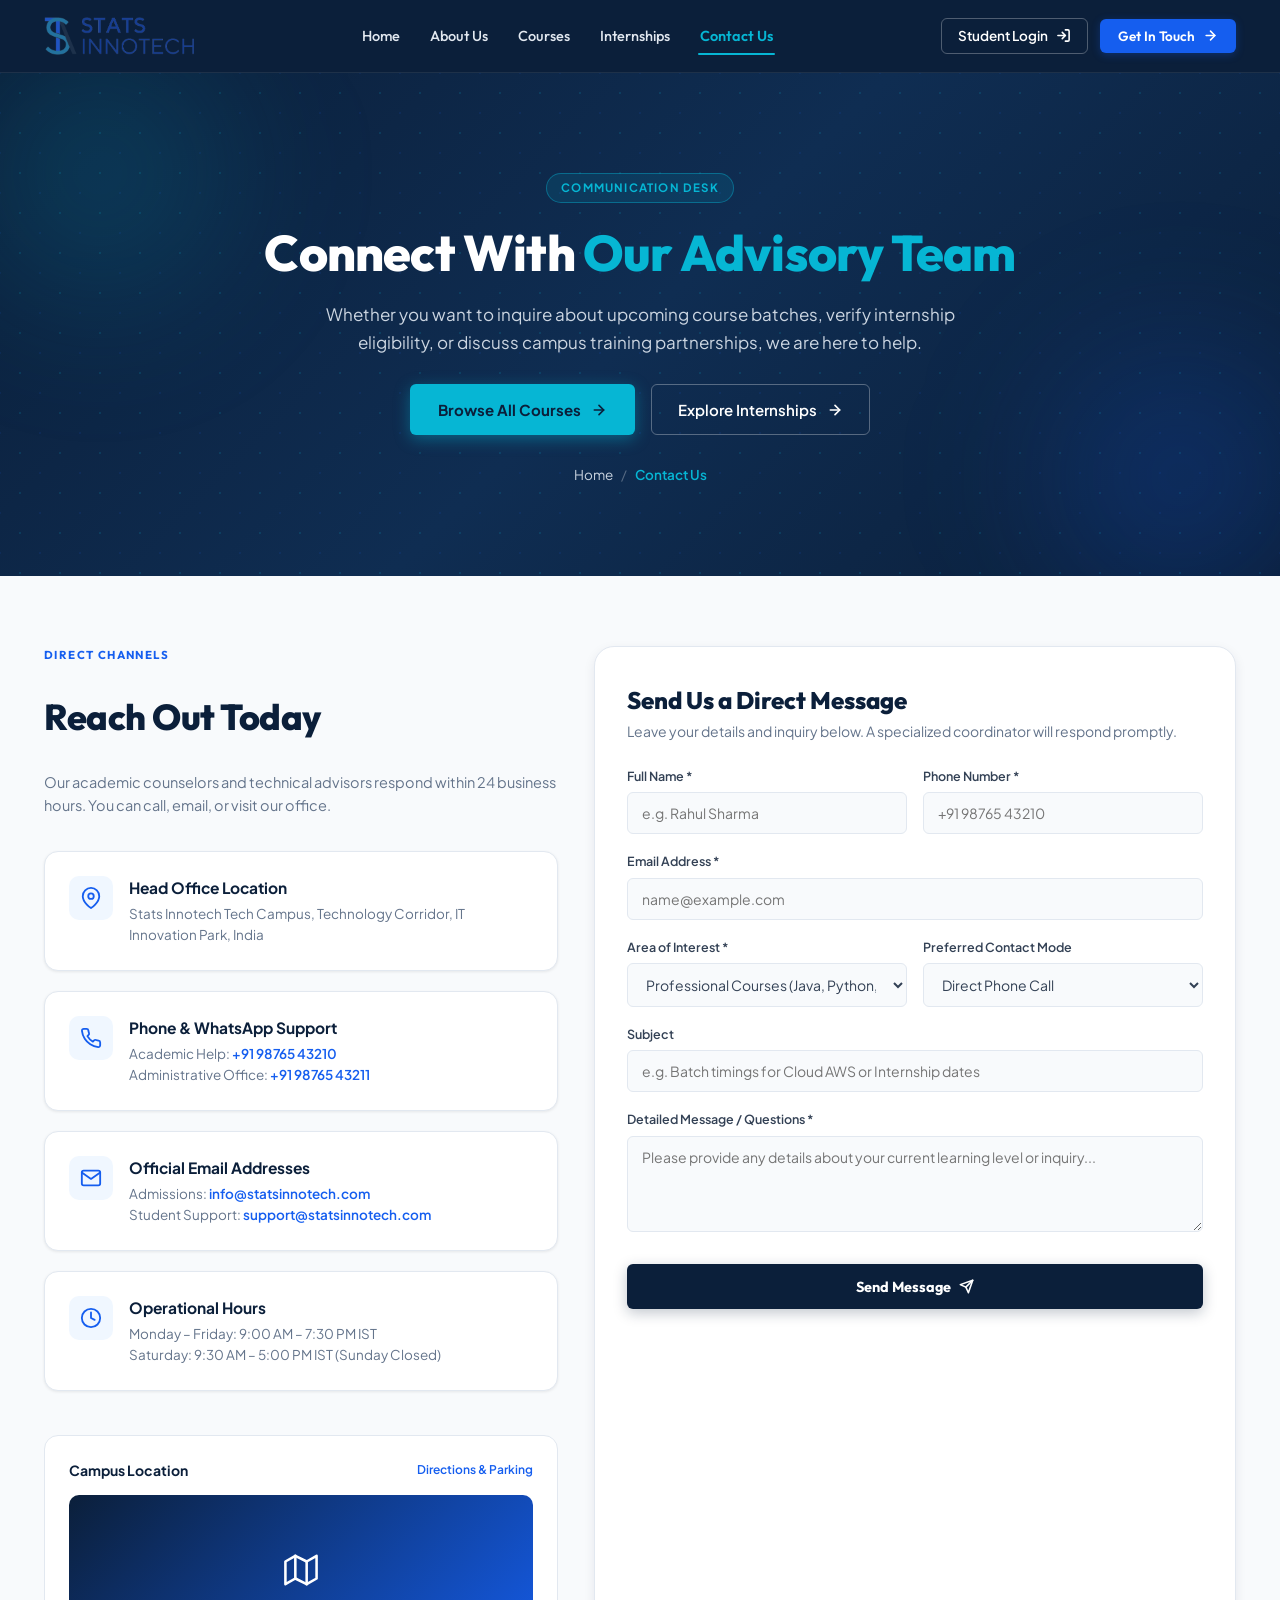
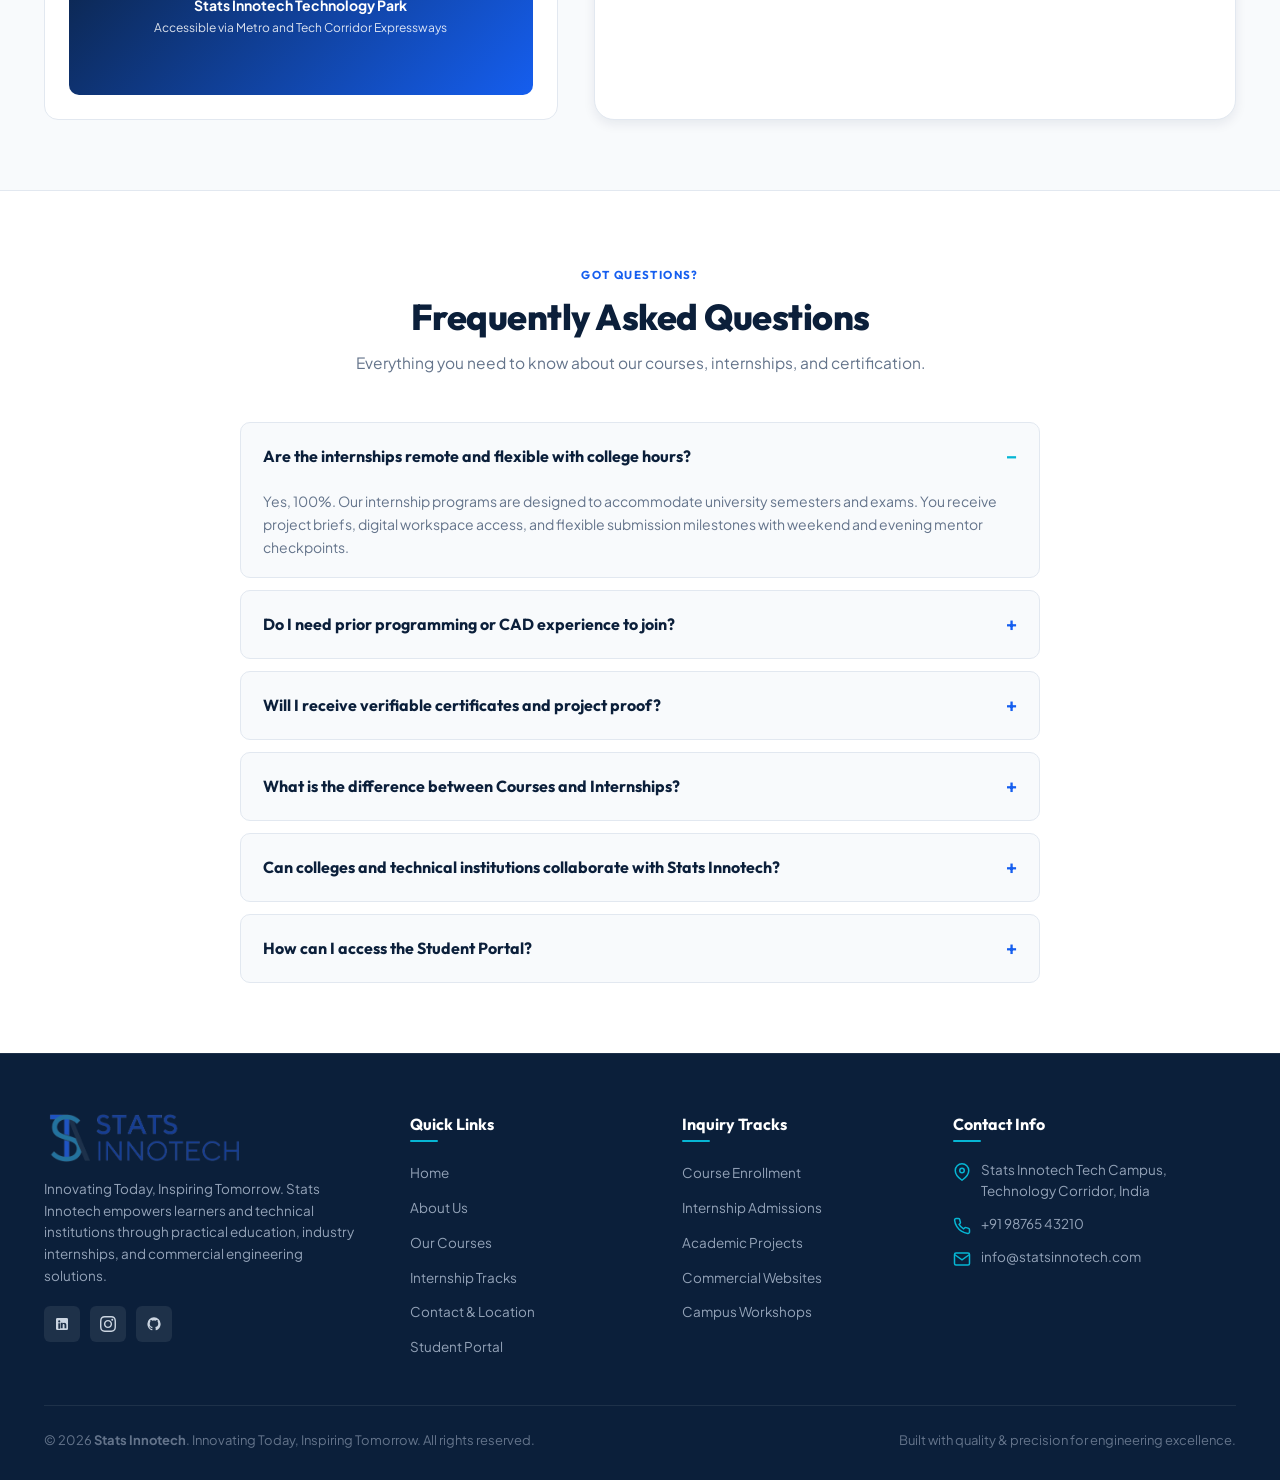
<file: contact.html>
<!DOCTYPE html>
<html lang="en">

<head>
  <meta charset="UTF-8">
  <meta name="viewport" content="width=device-width, initial-scale=1.0">
  <title>Contact Us | Stats Innotech - Technical Support & Admissions</title>
  <meta name="description"
    content="Get in touch with Stats Innotech. Find our office locations, phone numbers, email, operational hours, and submit course or internship inquiries directly to our team.">
  <link rel="preconnect" href="https://fonts.googleapis.com">
  <link rel="preconnect" href="https://fonts.gstatic.com" crossorigin>
  <link
    href="https://fonts.googleapis.com/css2?family=Outfit:wght@400;500;600;700;800&family=Plus+Jakarta+Sans:wght@400;500;600;700&display=swap"
    rel="stylesheet">
  <link rel="stylesheet" href="styles.css">
</head>

<body>

  <!-- ==========================================================================
       SITE HEADER
       ========================================================================== -->
  <header class="site-header" id="siteHeader">
    <div class="container nav-container">
      <a href="index.html" class="brand-logo" aria-label="Stats Innotech Home">
        <img src="assets/logo_clean.png" alt="Stats Innotech Logo" class="brand-logo-image">
      </a>

      <nav class="nav-menu" id="navMenu">
        <a href="index.html" class="nav-link">Home</a>
        <a href="about.html" class="nav-link">About Us</a>
        <a href="courses.html" class="nav-link">Courses</a>
        <a href="internships.html" class="nav-link">Internships</a>
        <a href="contact.html" class="nav-link active">Contact Us</a>
      </nav>

      <div class="nav-actions">
        <a href="index.html#student" class="btn-header-login" id="btnLogin">
          <span>Student Login</span>
          <svg fill="none" height="15" stroke="currentColor" stroke-linecap="round" stroke-linejoin="round"
            stroke-width="2.5" viewBox="0 0 24 24" width="15">
            <path d="M15 3h4a2 2 0 0 1 2 2v14a2 2 0 0 1-2 2h-4"></path>
            <polyline points="10 17 15 12 10 7"></polyline>
            <line x1="15" x2="3" y1="12" y2="12"></line>
          </svg>
        </a>
        <button class="btn-header-cta" id="btnGetInTouch" type="button">
          <span>Get In Touch</span>
          <svg fill="none" height="15" stroke="currentColor" stroke-linecap="round" stroke-linejoin="round"
            stroke-width="2.5" viewBox="0 0 24 24" width="15">
            <line x1="5" x2="19" y1="12" y2="12"></line>
            <polyline points="12 5 19 12 12 19"></polyline>
          </svg>
        </button>
        <button class="mobile-nav-toggle" id="mobileNavToggle" aria-label="Toggle navigation menu" type="button">
          <svg fill="none" height="24" stroke="currentColor" stroke-linecap="round" stroke-linejoin="round"
            stroke-width="2" viewBox="0 0 24 24" width="24">
            <line x1="3" x2="21" y1="12" y2="12"></line>
            <line x1="3" x2="21" y1="6" y2="6"></line>
            <line x1="3" x2="21" y1="18" y2="18"></line>
          </svg>
        </button>
      </div>
    </div>
  </header>

  <main>
    <!-- ==========================================================================
         PAGE HERO SECTION (PREMIUM HERO DESIGN)
         ========================================================================== -->
    <section class="cta-banner-section" id="pageHero" style="padding: 100px 0 90px;">
      <div class="cta-banner-glow-left"></div>
      <div class="cta-banner-glow-right"></div>
      <div class="container cta-banner-content">
        <div class="page-banner-pill" style="margin: 0 auto 20px;">
          <span>COMMUNICATION DESK</span>
        </div>
        <h1 class="cta-banner-title"
          style="font-size: 50px; font-weight: 800; max-width: 860px; margin: 0 auto 18px; line-height: 1.18; letter-spacing: -0.8px;">
          Connect With <span class="text-cyan">Our Advisory Team</span>
        </h1>
        <p class="cta-banner-subtitle"
          style="font-size: 17px; max-width: 680px; margin: 0 auto 28px; line-height: 1.65; color: #CBD5E1;">
          Whether you want to inquire about upcoming course batches, verify internship eligibility, or discuss campus
          training partnerships, we are here to help.
        </p>
        <div class="cta-banner-actions" style="margin-bottom: 30px;">
          <a href="courses.html" class="btn-cta-primary">
            <span>Browse All Courses</span>
            <svg fill="none" height="16" stroke="currentColor" stroke-linecap="round" stroke-linejoin="round"
              stroke-width="2.5" viewBox="0 0 24 24" width="16">
              <line x1="5" x2="19" y1="12" y2="12"></line>
              <polyline points="12 5 19 12 12 19"></polyline>
            </svg>
          </a>
          <a href="internships.html" class="btn-cta-secondary">
            <span>Explore Internships</span>
            <svg fill="none" height="16" stroke="currentColor" stroke-linecap="round" stroke-linejoin="round"
              stroke-width="2.5" viewBox="0 0 24 24" width="16">
              <line x1="5" x2="19" y1="12" y2="12"></line>
              <polyline points="12 5 19 12 12 19"></polyline>
            </svg>
          </a>
        </div>
        <nav class="breadcrumb-nav" aria-label="Breadcrumb" style="justify-content: center;">
          <a href="index.html">Home</a>
          <span class="breadcrumb-sep">/</span>
          <span class="breadcrumb-current">Contact Us</span>
        </nav>
      </div>
    </section>

    <!-- ==========================================================================
         CONTACT INFO & FORM GRID
         ========================================================================== -->
    <section class="contact-section">
      <div class="container">
        <div class="contact-grid">

          <!-- Left: Information Cards -->
          <div class="contact-info-panel">
            <span class="section-kicker">DIRECT CHANNELS</span>
            <h2 class="section-title">Reach Out Today</h2>
            <p style="color: var(--slate-muted); font-size: 14.5px; line-height: 1.6; margin-bottom: 14px;">
              Our academic counselors and technical advisors respond within 24 business hours. You can call, email, or
              visit our office.
            </p>

            <!-- Office Card -->
            <div class="contact-info-card">
              <div class="contact-info-icon">
                <svg fill="none" height="22" stroke="currentColor" stroke-linecap="round" stroke-linejoin="round"
                  stroke-width="2" viewBox="0 0 24 24" width="22">
                  <path d="M21 10c0 7-9 13-9 13s-9-6-9-13a9 9 0 0 1 18 0z"></path>
                  <circle cx="12" cy="10" r="3"></circle>
                </svg>
              </div>
              <div>
                <div class="contact-info-title">Head Office Location</div>
                <div class="contact-info-desc">
                  Stats Innotech Tech Campus, Technology Corridor, IT Innovation Park, India
                </div>
              </div>
            </div>

            <!-- Phone Card -->
            <div class="contact-info-card">
              <div class="contact-info-icon">
                <svg fill="none" height="22" stroke="currentColor" stroke-linecap="round" stroke-linejoin="round"
                  stroke-width="2" viewBox="0 0 24 24" width="22">
                  <path
                    d="M22 16.92v3a2 2 0 0 1-2.18 2 19.79 19.79 0 0 1-8.63-3.07 19.5 19.5 0 0 1-6-6 19.79 19.79 0 0 1-3.07-8.67A2 2 0 0 1 4.11 2h3a2 2 0 0 1 2 1.72 12.84 12.84 0 0 0 .7 2.81 2 2 0 0 1-.45 2.11L8.09 9.91a16 16 0 0 0 6 6l1.27-1.27a2 2 0 0 1 2.11-.45 12.84 12.84 0 0 0 2.81.7A2 2 0 0 1 22 16.92z">
                  </path>
                </svg>
              </div>
              <div>
                <div class="contact-info-title">Phone &amp; WhatsApp Support</div>
                <div class="contact-info-desc">
                  Academic Help: <a href="tel:+919876543210">+91 98765 43210</a><br>
                  Administrative Office: <a href="tel:+919876543211">+91 98765 43211</a>
                </div>
              </div>
            </div>

            <!-- Email Card -->
            <div class="contact-info-card">
              <div class="contact-info-icon">
                <svg fill="none" height="22" stroke="currentColor" stroke-linecap="round" stroke-linejoin="round"
                  stroke-width="2" viewBox="0 0 24 24" width="22">
                  <path d="M4 4h16c1.1 0 2 .9 2 2v12c0 1.1-.9 2-2 2H4c-1.1 0-2-.9-2-2V6c0-1.1.9-2 2-2z"></path>
                  <polyline points="22,6 12,13 2,6"></polyline>
                </svg>
              </div>
              <div>
                <div class="contact-info-title">Official Email Addresses</div>
                <div class="contact-info-desc">
                  Admissions: <a href="mailto:info@statsinnotech.com">info@statsinnotech.com</a><br>
                  Student Support: <a href="mailto:support@statsinnotech.com">support@statsinnotech.com</a>
                </div>
              </div>
            </div>

            <!-- Hours Card -->
            <div class="contact-info-card">
              <div class="contact-info-icon">
                <svg fill="none" height="22" stroke="currentColor" stroke-linecap="round" stroke-linejoin="round"
                  stroke-width="2" viewBox="0 0 24 24" width="22">
                  <circle cx="12" cy="12" r="10"></circle>
                  <polyline points="12 6 12 12 16 14"></polyline>
                </svg>
              </div>
              <div>
                <div class="contact-info-title">Operational Hours</div>
                <div class="contact-info-desc">
                  Monday – Friday: 9:00 AM – 7:30 PM IST<br>
                  Saturday: 9:30 AM – 5:00 PM IST (Sunday Closed)
                </div>
              </div>
            </div>

            <!-- Map Card Placeholder -->
            <div class="map-card">
              <div class="map-card-header">
                <span style="font-weight: 700; color: var(--navy-primary); font-size: 14px;">Campus Location</span>
                <span style="font-size: 12px; color: var(--blue-primary); font-weight: 600;">Directions &amp;
                  Parking</span>
              </div>
              <div class="map-placeholder">
                <svg fill="none" height="34" stroke="currentColor" stroke-linecap="round" stroke-linejoin="round"
                  stroke-width="1.8" viewBox="0 0 24 24" width="34" style="margin-bottom: 8px;">
                  <polygon points="1 6 1 22 8 18 16 22 23 18 23 2 16 6 8 2 1 6"></polygon>
                  <line x1="8" x2="8" y1="2" y2="18"></line>
                  <line x1="16" x2="16" y1="6" y2="22"></line>
                </svg>
                <div style="font-size: 14px; font-weight: 700;">Stats Innotech Technology Park</div>
                <div style="font-size: 12px; opacity: 0.85; margin-top: 2px;">Accessible via Metro and Tech Corridor
                  Expressways</div>
              </div>
            </div>

          </div>

          <!-- Right: Interactive Contact Form -->
          <div class="contact-form-panel">
            <h3 class="contact-form-title">Send Us a Direct Message</h3>
            <p class="contact-form-subtitle">Leave your details and inquiry below. A specialized coordinator will
              respond promptly.</p>

            <form class="contact-page-form">
              <div class="form-row">
                <div class="form-group">
                  <label class="form-label" for="pageContactName">Full Name *</label>
                  <input class="form-input" id="pageContactName" name="name" placeholder="e.g. Rahul Sharma" required
                    type="text">
                </div>
                <div class="form-group">
                  <label class="form-label" for="pageContactPhone">Phone Number *</label>
                  <input class="form-input" id="pageContactPhone" name="phone" placeholder="+91 98765 43210" required
                    type="tel">
                </div>
              </div>

              <div class="form-group">
                <label class="form-label" for="pageContactEmail">Email Address *</label>
                <input class="form-input" id="pageContactEmail" name="email" placeholder="name@example.com" required
                  type="email">
              </div>

              <div class="form-row">
                <div class="form-group">
                  <label class="form-label" for="pageContactInterest">Area of Interest *</label>
                  <select class="form-select" id="pageContactInterest" name="interest">
                    <option value="Courses">Professional Courses (Java, Python, Cloud, etc.)</option>
                    <option value="Internships">Industry Internship Tracks</option>
                    <option value="Project Guidance">Engineering Project Guidance</option>
                    <option value="Commercial Web Dev">Commercial Web / Portal Development</option>
                    <option value="Digital Marketing">Digital Marketing &amp; SEO Growth</option>
                    <option value="Institutional Partnership">College / Institutional Partnership</option>
                    <option value="Other">General Question</option>
                  </select>
                </div>
                <div class="form-group">
                  <label class="form-label" for="pageContactMode">Preferred Contact Mode</label>
                  <select class="form-select" id="pageContactMode" name="mode">
                    <option value="Phone Call">Direct Phone Call</option>
                    <option value="WhatsApp">WhatsApp Message</option>
                    <option value="Email">Email Communication</option>
                  </select>
                </div>
              </div>

              <div class="form-group">
                <label class="form-label" for="pageContactSubject">Subject</label>
                <input class="form-input" id="pageContactSubject" name="subject"
                  placeholder="e.g. Batch timings for Cloud AWS or Internship dates" type="text">
              </div>

              <div class="form-group">
                <label class="form-label" for="pageContactMessage">Detailed Message / Questions *</label>
                <textarea class="form-textarea" id="pageContactMessage" name="message"
                  placeholder="Please provide any details about your current learning level or inquiry..." required
                  rows="4"></textarea>
              </div>

              <button class="form-submit-btn" type="submit">
                <span>Send Message</span>
                <svg fill="none" height="15" stroke="currentColor" stroke-linecap="round" stroke-linejoin="round"
                  stroke-width="2.5" viewBox="0 0 24 24" width="15">
                  <line x1="22" x2="11" y1="2" y2="13"></line>
                  <polygon points="22 2 15 22 11 13 2 9 22 2"></polygon>
                </svg>
              </button>
            </form>
          </div>

        </div>
      </div>
    </section>

    <!-- ==========================================================================
         FREQUENTLY ASKED QUESTIONS
         ========================================================================== -->
    <section class="faq-section" style="border-top: 1px solid var(--border-light);">
      <div class="container">
        <div class="section-header-centered">
          <span class="section-kicker">GOT QUESTIONS?</span>
          <h2 class="section-title">Frequently Asked Questions</h2>
          <p class="section-subtitle">Everything you need to know about our courses, internships, and certification.</p>
        </div>

        <div class="faq-list">
          <details class="faq-item" open>
            <summary>Are the internships remote and flexible with college hours?</summary>
            <p class="faq-answer">
              Yes, 100%. Our internship programs are designed to accommodate university semesters and exams. You receive
              project briefs, digital workspace access, and flexible submission milestones with weekend and evening
              mentor checkpoints.
            </p>
          </details>

          <details class="faq-item">
            <summary>Do I need prior programming or CAD experience to join?</summary>
            <p class="faq-answer">
              No prior corporate experience is required. Each domain track features structured modules starting from
              foundational setups before moving to advanced architecture. Our advisors help place you into the right
              batch based on your current comfort level.
            </p>
          </details>

          <details class="faq-item">
            <summary>Will I receive verifiable certificates and project proof?</summary>
            <p class="faq-answer">
              Yes. Upon satisfactory completion of your project deliverables and mentor evaluation, you receive an
              official Certificate of Completion containing an online credential verification ID, a detailed Project
              Experience Letter, and recommendation support for high performers.
            </p>
          </details>

          <details class="faq-item">
            <summary>What is the difference between Courses and Internships?</summary>
            <p class="faq-answer">
              Courses are instructor-guided deep-dive learning programs designed to build conceptual depth and practical
              mastery from scratch. Internships are experiential project-driven sprints where you solve production-style
              problem statements with mentor review. Many students take a course followed by an internship track.
            </p>
          </details>

          <details class="faq-item">
            <summary>Can colleges and technical institutions collaborate with Stats Innotech?</summary>
            <p class="faq-answer">
              Yes! We regularly conduct faculty development programs (FDP), student technical bootcamps, and semester
              internship partnerships with leading engineering and polytechnic institutes. Inquire through our
              partnership desk above.
            </p>
          </details>

          <details class="faq-item">
            <summary>How can I access the Student Portal?</summary>
            <p class="faq-answer">
              Enrolled students can log in at any time using the "Student Login" button in the header. From the portal,
              you can access your attendance records, track assignment deadlines, submit project links, and receive
              mentor reviews.
            </p>
          </details>
        </div>
      </div>
    </section>

  </main>

  <!-- ==========================================================================
       MODAL: GET IN TOUCH
       ========================================================================== -->
  <div class="modal-overlay" id="contactModal" role="dialog" aria-hidden="true">
    <div class="modal-card">
      <div class="modal-header">
        <h3 class="modal-title">Get In Touch</h3>
        <button class="modal-close-btn" data-close="contactModal" aria-label="Close dialog"
          type="button">&times;</button>
      </div>
      <div class="modal-body">
        <p style="font-size: 13.5px; color: #64748B; margin-bottom: 20px;">
          Have questions or want to partner with Stats Innotech? Fill out the form and our team will get back to you
          shortly.
        </p>
        <form id="contactForm">
          <div class="form-group">
            <label class="form-label" for="contactName">Full Name *</label>
            <input class="form-input" id="contactName" placeholder="e.g. Rahul Sharma" required type="text">
          </div>
          <div class="form-group">
            <label class="form-label" for="contactEmail">Email Address *</label>
            <input class="form-input" id="contactEmail" placeholder="name@example.com" required type="email">
          </div>
          <div class="form-group">
            <label class="form-label" for="contactPhone">Phone Number *</label>
            <input class="form-input" id="contactPhone" placeholder="+91 98765 43210" required type="tel">
          </div>
          <div class="form-group">
            <label class="form-label" for="contactInterest">Area of Interest</label>
            <select class="form-select" id="contactInterest">
              <option value="Courses">Professional Courses</option>
              <option value="Internships">Industry Internships</option>
              <option value="Project Guidance">Engineering Project Guidance</option>
              <option value="Web Development">Commercial Web Development</option>
              <option value="Other">General Inquiry</option>
            </select>
          </div>
          <div class="form-group">
            <label class="form-label" for="contactMessage">Message / Questions</label>
            <textarea class="form-textarea" id="contactMessage" placeholder="Tell us how we can help you..."
              rows="3"></textarea>
          </div>
          <button class="form-submit-btn" type="submit">
            <span>Send Message</span>
            <svg fill="none" height="15" stroke="currentColor" stroke-linecap="round" stroke-linejoin="round"
              stroke-width="2.5" viewBox="0 0 24 24" width="15">
              <line x1="22" x2="11" y1="2" y2="13"></line>
              <polygon points="22 2 15 22 11 13 2 9 22 2"></polygon>
            </svg>
          </button>
        </form>
      </div>
    </div>
  </div>

  <!-- Toast Notification -->
  <div class="toast-notification" id="toastNotification">
    <svg fill="none" height="20" stroke="#06B6D4" stroke-linecap="round" stroke-linejoin="round" stroke-width="2.5"
      viewBox="0 0 24 24" width="20">
      <path d="M22 11.08V12a10 10 0 1 1-5.93-9.14"></path>
      <polyline points="22 4 12 14.01 9 11.01"></polyline>
    </svg>
    <span id="toastMessage">Thank you! Your submission has been received.</span>
  </div>

  <!-- ==========================================================================
       SITE FOOTER
       ========================================================================== -->
  <footer class="site-footer">
    <div class="container">
      <div class="footer-top-grid">
        <div class="footer-brand-col">
          <a href="index.html" aria-label="Stats Innotech Home">
            <img src="assets/logo_clean.png" alt="Stats Innotech" class="footer-logo">
          </a>
          <p>
            Innovating Today, Inspiring Tomorrow. Stats Innotech empowers learners and technical institutions through
            practical education, industry internships, and commercial engineering solutions.
          </p>
          <div class="footer-social-row">
            <a href="https://linkedin.com" class="social-icon-btn" aria-label="LinkedIn" target="_blank" rel="noopener">
              <svg fill="currentColor" height="16" viewBox="0 0 24 24" width="16">
                <path
                  d="M19 3a2 2 0 0 1 2 2v14a2 2 0 0 1-2 2H5a2 2 0 0 1-2-2V5a2 2 0 0 1 2-2h14m-.5 15.5v-5.3a3.26 3.26 0 0 0-3.26-3.26c-.85 0-1.84.52-2.28 1.3v-1.11h-2.79v8.37h2.79v-4.93c0-.77.62-1.4 1.39-1.4a1.4 1.4 0 0 1 1.4 1.4v4.93h2.75M6.46 10.9v8.37H9.2V10.9H6.46M7.83 6.45a1.64 1.64 0 1 0 0 3.28 1.64 1.64 0 0 0 0-3.28z">
                </path>
              </svg>
            </a>
            <a href="https://instagram.com" class="social-icon-btn" aria-label="Instagram" target="_blank"
              rel="noopener">
              <svg fill="currentColor" height="16" viewBox="0 0 24 24" width="16">
                <path
                  d="M12 2.163c3.204 0 3.584.012 4.85.07 3.252.148 4.771 1.691 4.919 4.919.058 1.265.069 1.645.069 4.849 0 3.205-.012 3.584-.069 4.849-.149 3.225-1.664 4.771-4.919 4.919-1.266.058-1.644.07-4.85.07-3.204 0-3.584-.012-4.849-.07-3.26-.149-4.771-1.699-4.919-4.92-.058-1.265-.07-1.644-.07-4.849 0-3.204.013-3.583.07-4.849.149-3.227 1.664-4.771 4.919-4.919 1.266-.057 1.645-.069 4.849-.069zm0-2.163c-3.259 0-3.667.014-4.947.072-4.358.2-6.78 2.618-6.98 6.98-.059 1.281-.073 1.689-.073 4.948 0 3.259.014 3.668.072 4.948.2 4.358 2.618 6.78 6.98 6.98 1.281.058 1.689.072 4.948.072 3.259 0 3.668-.014 4.948-.072 4.354-.2 6.782-2.618 6.979-6.98.059-1.28.073-1.689.073-4.948 0-3.259-.014-3.667-.072-4.947-.196-4.354-2.617-6.78-6.979-6.98-1.281-.059-1.69-.073-4.949-.073zm0 5.838c-3.403 0-6.162 2.759-6.162 6.162s2.759 6.163 6.162 6.163 6.162-2.759 6.162-6.163c0-3.403-2.759-6.162-6.162-6.162zm0 10.162c-2.209 0-4-1.79-4-4 0-2.209 1.791-4 4-4s4 1.791 4 4c0 2.21-1.791 4-4 4zm6.406-11.845c-.796 0-1.441.645-1.441 1.44s.645 1.44 1.441 1.44c.795 0 1.439-.645 1.439-1.44s-.644-1.44-1.439-1.44z">
                </path>
              </svg>
            </a>
            <a href="https://github.com" class="social-icon-btn" aria-label="GitHub" target="_blank" rel="noopener">
              <svg fill="currentColor" height="16" viewBox="0 0 24 24" width="16">
                <path
                  d="M12 2A10 10 0 0 0 2 12c0 4.42 2.87 8.17 6.84 9.5.5.08.66-.23.66-.5v-1.69c-2.77.6-3.36-1.34-3.36-1.34-.46-1.16-1.11-1.47-1.11-1.47-.91-.62.07-.6.07-.6 1 .07 1.53 1.03 1.53 1.03.87 1.52 2.34 1.07 2.91.83.1-.65.35-1.09.63-1.34-2.22-.25-4.55-1.11-4.55-4.92 0-1.11.38-2 1.03-2.71-.1-.25-.45-1.29.1-2.64 0 0 .84-.27 2.75 1.02.79-.22 1.65-.33 2.5-.33.85 0 1.71.11 2.5.33 1.91-1.29 2.75-1.02 2.75-1.02.55 1.35.2 2.39.1 2.64.65.71 1.03 1.6 1.03 2.71 0 3.82-2.34 4.66-4.57 4.91.36.31.69.92.69 1.85V21c0 .27.16.59.67.5C19.14 20.16 22 16.42 22 12A10 10 0 0 0 12 2z">
                </path>
              </svg>
            </a>
          </div>
        </div>

        <div>
          <h4 class="footer-heading">Quick Links</h4>
          <ul class="footer-links-list">
            <li><a href="index.html">Home</a></li>
            <li><a href="about.html">About Us</a></li>
            <li><a href="courses.html">Our Courses</a></li>
            <li><a href="internships.html">Internship Tracks</a></li>
            <li><a href="contact.html">Contact &amp; Location</a></li>
            <li><a href="index.html#student">Student Portal</a></li>
          </ul>
        </div>

        <div>
          <h4 class="footer-heading">Inquiry Tracks</h4>
          <ul class="footer-links-list">
            <li><a href="courses.html">Course Enrollment</a></li>
            <li><a href="internships.html">Internship Admissions</a></li>
            <li><a href="about.html">Academic Projects</a></li>
            <li><a href="about.html">Commercial Websites</a></li>
            <li><a href="about.html">Campus Workshops</a></li>
          </ul>
        </div>

        <div>
          <h4 class="footer-heading">Contact Info</h4>
          <div class="footer-contact-info">
            <div class="footer-contact-item">
              <svg fill="none" height="18" stroke="currentColor" stroke-width="2" viewBox="0 0 24 24" width="18">
                <path d="M21 10c0 7-9 13-9 13s-9-6-9-13a9 9 0 0 1 18 0z"></path>
                <circle cx="12" cy="10" r="3"></circle>
              </svg>
              <span>Stats Innotech Tech Campus, Technology Corridor, India</span>
            </div>
            <div class="footer-contact-item">
              <svg fill="none" height="18" stroke="currentColor" stroke-width="2" viewBox="0 0 24 24" width="18">
                <path
                  d="M22 16.92v3a2 2 0 0 1-2.18 2 19.79 19.79 0 0 1-8.63-3.07 19.5 19.5 0 0 1-6-6 19.79 19.79 0 0 1-3.07-8.67A2 2 0 0 1 4.11 2h3a2 2 0 0 1 2 1.72 12.84 12.84 0 0 0 .7 2.81 2 2 0 0 1-.45 2.11L8.09 9.91a16 16 0 0 0 6 6l1.27-1.27a2 2 0 0 1 2.11-.45 12.84 12.84 0 0 0 2.81.7A2 2 0 0 1 22 16.92z">
                </path>
              </svg>
              <span>+91 98765 43210</span>
            </div>
            <div class="footer-contact-item">
              <svg fill="none" height="18" stroke="currentColor" stroke-width="2" viewBox="0 0 24 24" width="18">
                <path d="M4 4h16c1.1 0 2 .9 2 2v12c0 1.1-.9 2-2 2H4c-1.1 0-2-.9-2-2V6c0-1.1.9-2 2-2z"></path>
                <polyline points="22,6 12,13 2,6"></polyline>
              </svg>
              <span>info@statsinnotech.com</span>
            </div>
          </div>
        </div>
      </div>

      <div class="footer-bottom">
        <p>&copy; 2026 <strong>Stats Innotech</strong>. Innovating Today, Inspiring Tomorrow. All rights reserved.</p>
        <p>Built with quality &amp; precision for engineering excellence.</p>
      </div>
    </div>
  </footer>

  <script src="main.js"></script>
</body>

</html>
</file>
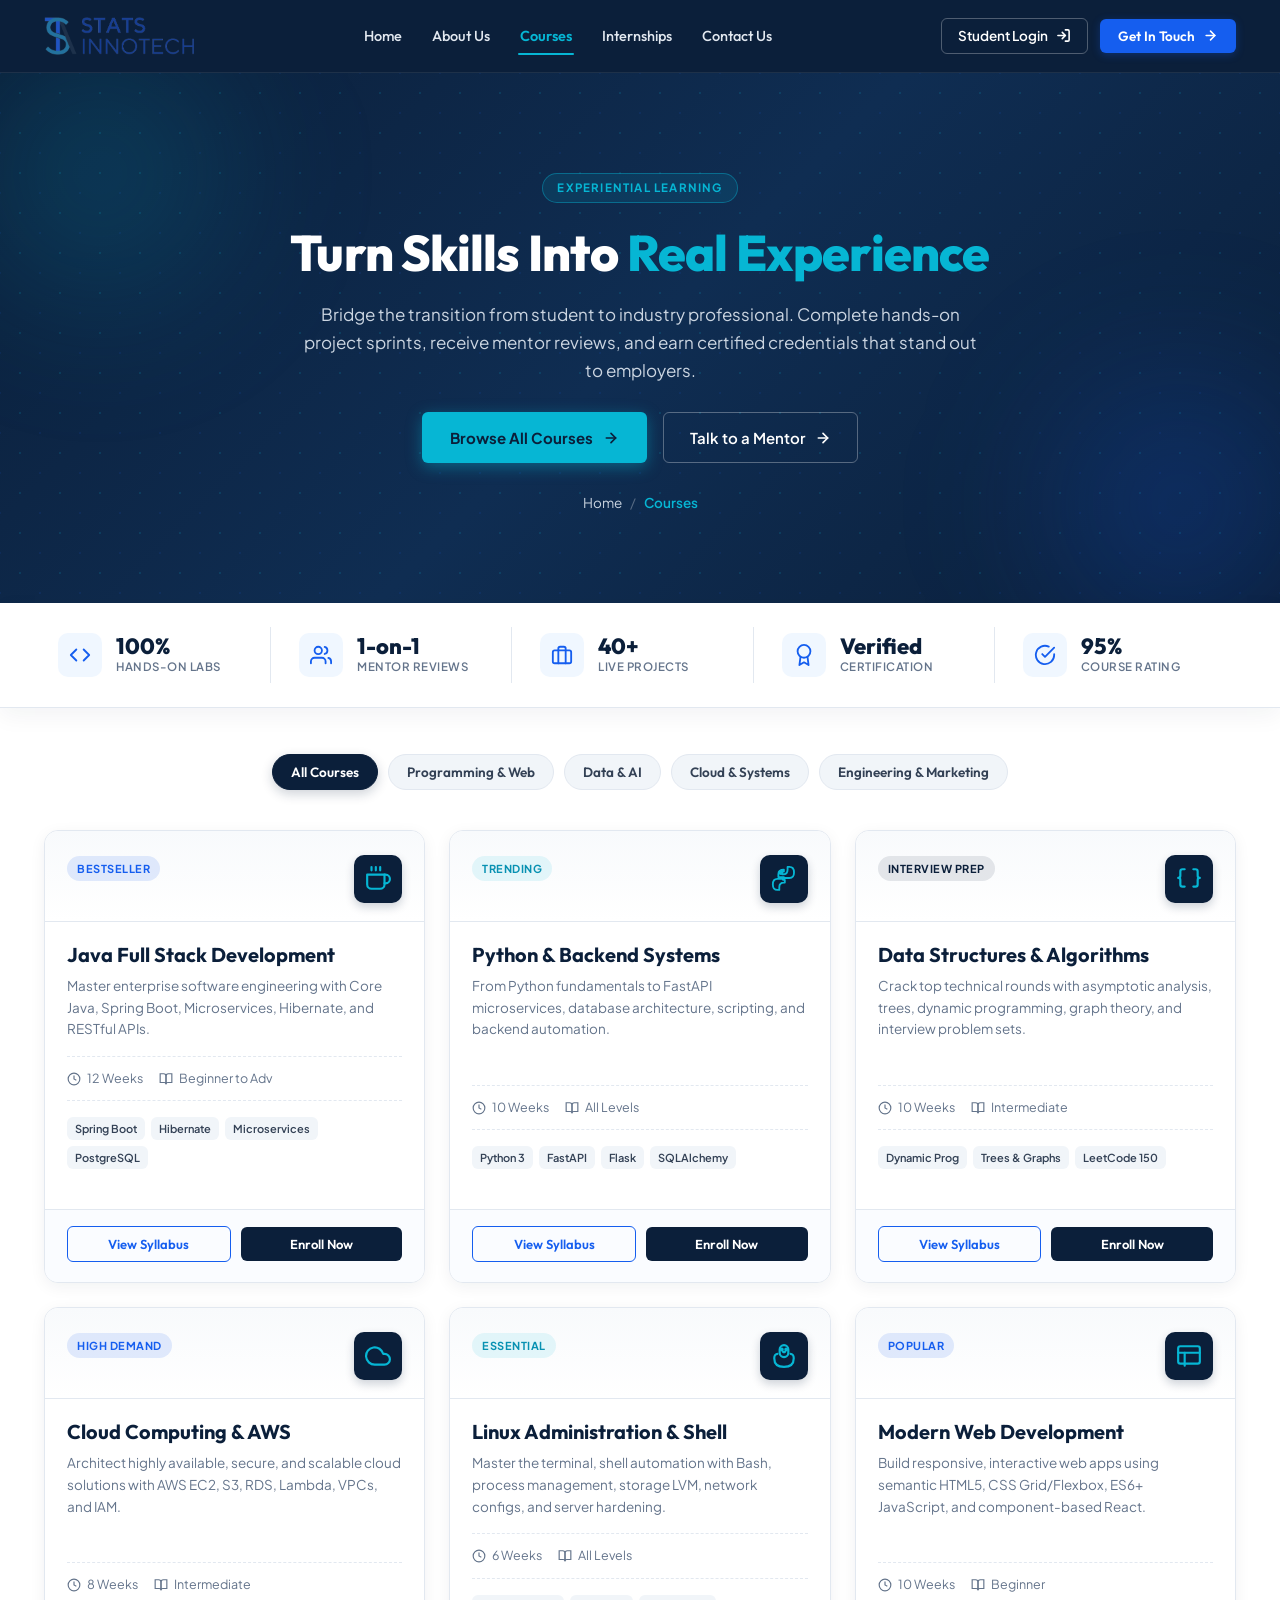
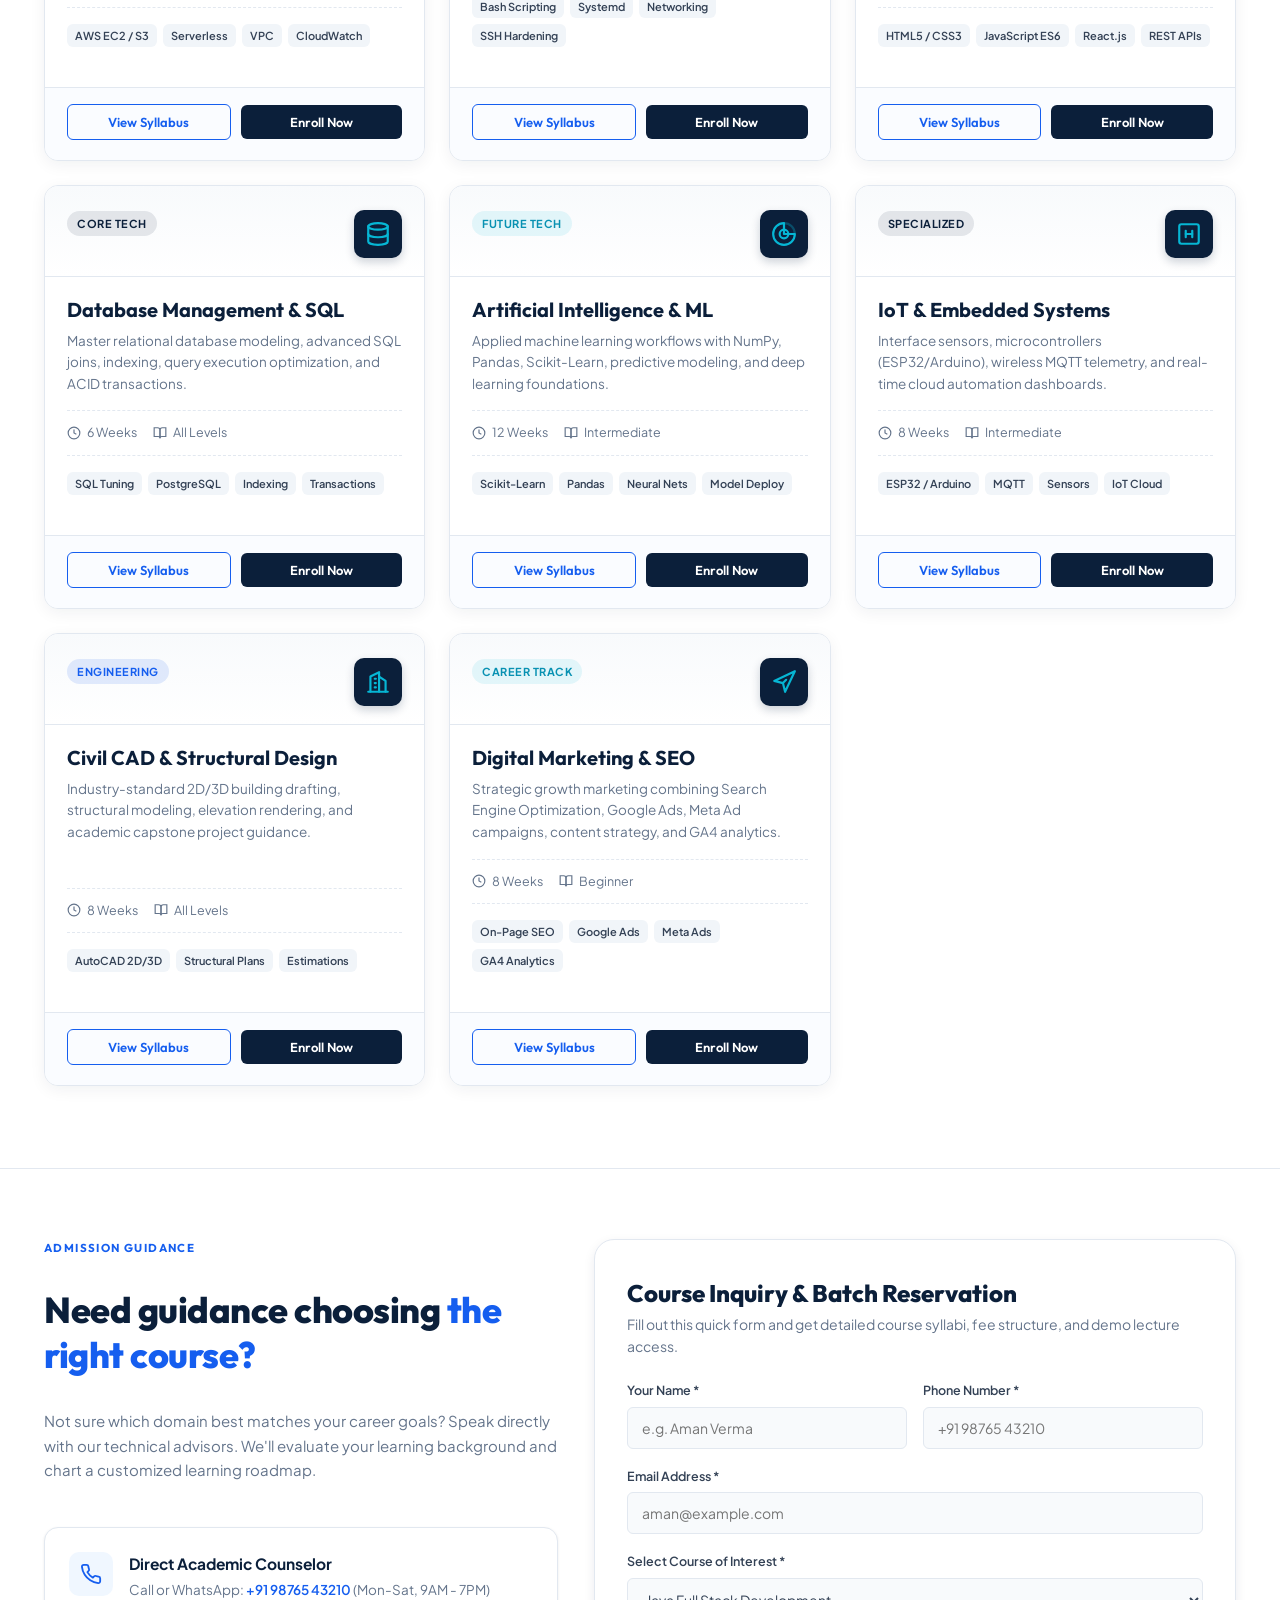
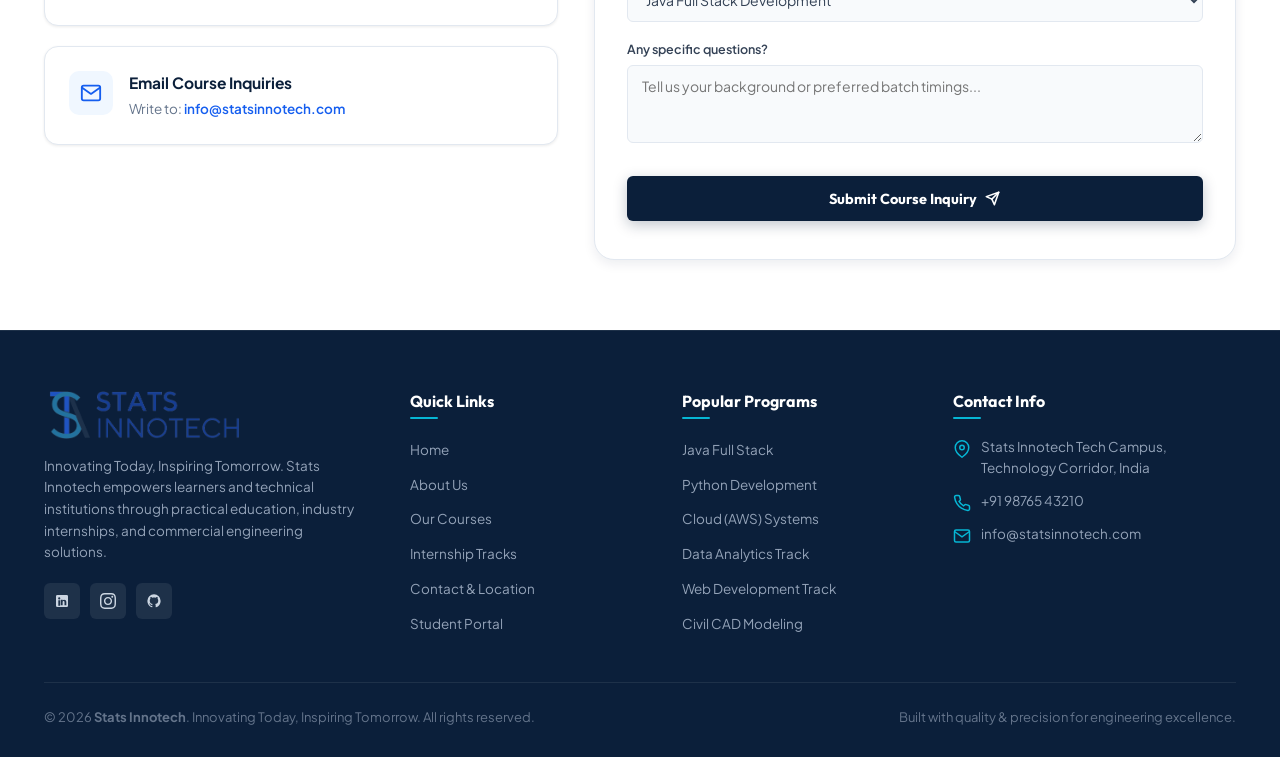
<file: courses.html>
<!DOCTYPE html>
<html lang="en">

<head>
  <meta charset="UTF-8">
  <meta name="viewport" content="width=device-width, initial-scale=1.0">
  <title>Professional Technical Courses | Stats Innotech</title>
  <meta name="description"
    content="Explore industry-focused technical courses at Stats Innotech. Learn Java Full Stack, Python, Cloud (AWS), DSA, AI/ML, Web Development, and Civil CAD with hands-on projects and mentorship.">
  <link rel="preconnect" href="https://fonts.googleapis.com">
  <link rel="preconnect" href="https://fonts.gstatic.com" crossorigin>
  <link
    href="https://fonts.googleapis.com/css2?family=Outfit:wght@400;500;600;700;800&family=Plus+Jakarta+Sans:wght@400;500;600;700&display=swap"
    rel="stylesheet">
  <link rel="stylesheet" href="styles.css">
</head>

<body>

  <!-- ==========================================================================
       SITE HEADER
       ========================================================================== -->
  <header class="site-header" id="siteHeader">
    <div class="container nav-container">
      <a href="index.html" class="brand-logo" aria-label="Stats Innotech Home">
        <img src="assets/logo_clean.png" alt="Stats Innotech Logo" class="brand-logo-image">
      </a>

      <nav class="nav-menu" id="navMenu">
        <a href="index.html" class="nav-link">Home</a>
        <a href="about.html" class="nav-link">About Us</a>
        <a href="courses.html" class="nav-link active">Courses</a>
        <a href="internships.html" class="nav-link">Internships</a>
        <a href="contact.html" class="nav-link">Contact Us</a>
      </nav>

      <div class="nav-actions">
        <a href="index.html#student" class="btn-header-login" id="btnLogin">
          <span>Student Login</span>
          <svg fill="none" height="15" stroke="currentColor" stroke-linecap="round" stroke-linejoin="round"
            stroke-width="2.5" viewBox="0 0 24 24" width="15">
            <path d="M15 3h4a2 2 0 0 1 2 2v14a2 2 0 0 1-2 2h-4"></path>
            <polyline points="10 17 15 12 10 7"></polyline>
            <line x1="15" x2="3" y1="12" y2="12"></line>
          </svg>
        </a>
        <button class="btn-header-cta" id="btnGetInTouch" type="button">
          <span>Get In Touch</span>
          <svg fill="none" height="15" stroke="currentColor" stroke-linecap="round" stroke-linejoin="round"
            stroke-width="2.5" viewBox="0 0 24 24" width="15">
            <line x1="5" x2="19" y1="12" y2="12"></line>
            <polyline points="12 5 19 12 12 19"></polyline>
          </svg>
        </button>
        <button class="mobile-nav-toggle" id="mobileNavToggle" aria-label="Toggle navigation menu" type="button">
          <svg fill="none" height="24" stroke="currentColor" stroke-linecap="round" stroke-linejoin="round"
            stroke-width="2" viewBox="0 0 24 24" width="24">
            <line x1="3" x2="21" y1="12" y2="12"></line>
            <line x1="3" x2="21" y1="6" y2="6"></line>
            <line x1="3" x2="21" y1="18" y2="18"></line>
          </svg>
        </button>
      </div>
    </div>
  </header>

  <main>
    <!-- ==========================================================================
         PAGE HERO SECTION (PREMIUM HERO DESIGN)
         ========================================================================== -->
    <section class="cta-banner-section" id="pageHero" style="padding: 100px 0 90px;">
      <div class="cta-banner-glow-left"></div>
      <div class="cta-banner-glow-right"></div>
      <div class="container cta-banner-content">
        <div class="page-banner-pill" style="margin: 0 auto 20px;">
          <span>EXPERIENTIAL LEARNING</span>
        </div>
        <h1 class="cta-banner-title"
          style="font-size: 50px; font-weight: 800; max-width: 860px; margin: 0 auto 18px; line-height: 1.18; letter-spacing: -0.8px;">
          Turn Skills Into <span class="text-cyan">Real Experience</span>
        </h1>
        <p class="cta-banner-subtitle"
          style="font-size: 17px; max-width: 680px; margin: 0 auto 28px; line-height: 1.65; color: #CBD5E1;">
          Bridge the transition from student to industry professional. Complete hands-on project sprints, receive mentor
          reviews, and earn certified credentials that stand out to employers.
        </p>
        <div class="cta-banner-actions" style="margin-bottom: 30px;">
          <a href="courses.html" class="btn-cta-primary">
            <span>Browse All Courses</span>
            <svg fill="none" height="16" stroke="currentColor" stroke-linecap="round" stroke-linejoin="round"
              stroke-width="2.5" viewBox="0 0 24 24" width="16">
              <line x1="5" x2="19" y1="12" y2="12"></line>
              <polyline points="12 5 19 12 12 19"></polyline>
            </svg>
          </a>
          <a href="contact.html" class="btn-cta-secondary">
            <span>Talk to a Mentor</span>
            <svg fill="none" height="16" stroke="currentColor" stroke-linecap="round" stroke-linejoin="round"
              stroke-width="2.5" viewBox="0 0 24 24" width="16">
              <line x1="5" x2="19" y1="12" y2="12"></line>
              <polyline points="12 5 19 12 12 19"></polyline>
            </svg>
          </a>
        </div>
        <nav class="breadcrumb-nav" aria-label="Breadcrumb" style="justify-content: center;">
          <a href="index.html">Home</a>
          <span class="breadcrumb-sep">/</span>
          <span class="breadcrumb-current">Courses</span>
        </nav>
      </div>
    </section>

    <!-- ==========================================================================
         LEARNING PILLARS
         ========================================================================== -->
    <section class="impact-section">
      <div class="container">
        <div class="impact-grid">
          <div class="impact-item">
            <div class="impact-icon-wrapper">
              <svg fill="none" height="22" stroke="currentColor" stroke-linecap="round" stroke-linejoin="round"
                stroke-width="2" viewBox="0 0 24 24" width="22">
                <polyline points="16 18 22 12 16 6"></polyline>
                <polyline points="8 6 2 12 8 18"></polyline>
              </svg>
            </div>
            <div>
              <div class="impact-number">100%</div>
              <div class="impact-label">Hands-on Labs</div>
            </div>
          </div>
          <div class="impact-item">
            <div class="impact-icon-wrapper">
              <svg fill="none" height="22" stroke="currentColor" stroke-linecap="round" stroke-linejoin="round"
                stroke-width="2" viewBox="0 0 24 24" width="22">
                <path d="M17 21v-2a4 4 0 0 0-4-4H5a4 4 0 0 0-4 4v2"></path>
                <circle cx="9" cy="7" r="4"></circle>
                <path d="M23 21v-2a4 4 0 0 0-3-3.87"></path>
                <path d="M16 3.13a4 4 0 0 1 0 7.75"></path>
              </svg>
            </div>
            <div>
              <div class="impact-number">1-on-1</div>
              <div class="impact-label">Mentor Reviews</div>
            </div>
          </div>
          <div class="impact-item">
            <div class="impact-icon-wrapper">
              <svg fill="none" height="22" stroke="currentColor" stroke-linecap="round" stroke-linejoin="round"
                stroke-width="2" viewBox="0 0 24 24" width="22">
                <rect height="14" rx="2" ry="2" width="20" x="2" y="7"></rect>
                <path d="M16 21V5a2 2 0 0 0-2-2h-4a2 2 0 0 0-2 2v16"></path>
              </svg>
            </div>
            <div>
              <div class="impact-number">40+</div>
              <div class="impact-label">Live Projects</div>
            </div>
          </div>
          <div class="impact-item">
            <div class="impact-icon-wrapper">
              <svg fill="none" height="22" stroke="currentColor" stroke-linecap="round" stroke-linejoin="round"
                stroke-width="2" viewBox="0 0 24 24" width="22">
                <circle cx="12" cy="8" r="7"></circle>
                <polyline points="8.21 13.89 7 23 12 20 17 23 15.79 13.88"></polyline>
              </svg>
            </div>
            <div>
              <div class="impact-number">Verified</div>
              <div class="impact-label">Certification</div>
            </div>
          </div>
          <div class="impact-item">
            <div class="impact-icon-wrapper">
              <svg fill="none" height="22" stroke="currentColor" stroke-linecap="round" stroke-linejoin="round"
                stroke-width="2" viewBox="0 0 24 24" width="22">
                <path d="M22 11.08V12a10 10 0 1 1-5.93-9.14"></path>
                <polyline points="22 4 12 14.01 9 11.01"></polyline>
              </svg>
            </div>
            <div>
              <div class="impact-number">95%</div>
              <div class="impact-label">Course Rating</div>
            </div>
          </div>
        </div>
      </div>
    </section>

    <!-- ==========================================================================
         COURSES CATALOG
         ========================================================================== -->
    <section class="courses-section">
      <div class="container">

        <!-- Category Filters -->
        <div class="courses-filter-nav">
          <button class="filter-btn active" data-filter="all" type="button">All Courses</button>
          <button class="filter-btn" data-filter="software" type="button">Programming &amp; Web</button>
          <button class="filter-btn" data-filter="data" type="button">Data &amp; AI</button>
          <button class="filter-btn" data-filter="cloud" type="button">Cloud &amp; Systems</button>
          <button class="filter-btn" data-filter="engineering" type="button">Engineering &amp; Marketing</button>
        </div>

        <!-- Course Cards Grid -->
        <div class="courses-grid" id="coursesList">

          <!-- 1. Java Full Stack -->
          <div class="course-detail-card" data-category="software" data-course="java">
            <div class="course-card-top">
              <div>
                <span class="course-badge badge-blue">Bestseller</span>
              </div>
              <div class="course-icon-box">
                <svg fill="none" height="26" stroke="currentColor" stroke-linecap="round" stroke-linejoin="round"
                  stroke-width="2" viewBox="0 0 24 24" width="26">
                  <path d="M18 8h1a4 4 0 0 1 0 8h-1"></path>
                  <path d="M2 8h16v9a4 4 0 0 1-4 4H6a4 4 0 0 1-4-4V8z"></path>
                  <line x1="6" x2="6" y1="1" y2="4"></line>
                  <line x1="10" x2="10" y1="1" y2="4"></line>
                  <line x1="14" x2="14" y1="1" y2="4"></line>
                </svg>
              </div>
            </div>
            <div class="course-card-body">
              <h3 class="course-card-title">Java Full Stack Development</h3>
              <p class="course-card-summary">Master enterprise software engineering with Core Java, Spring Boot,
                Microservices, Hibernate, and RESTful APIs.</p>

              <div class="course-meta-row">
                <div class="course-meta-item">
                  <svg fill="none" height="14" stroke="currentColor" stroke-width="2" viewBox="0 0 24 24" width="14">
                    <circle cx="12" cy="12" r="10"></circle>
                    <polyline points="12 6 12 12 16 14"></polyline>
                  </svg>
                  <span>12 Weeks</span>
                </div>
                <div class="course-meta-item">
                  <svg fill="none" height="14" stroke="currentColor" stroke-width="2" viewBox="0 0 24 24" width="14">
                    <path d="M2 3h6a4 4 0 0 1 4 4v14a3 3 0 0 0-3-3H2z"></path>
                    <path d="M22 3h-6a4 4 0 0 0-4 4v14a3 3 0 0 1 3-3h7z"></path>
                  </svg>
                  <span>Beginner to Adv</span>
                </div>
              </div>

              <div class="course-tags-row">
                <span class="course-tag">Spring Boot</span>
                <span class="course-tag">Hibernate</span>
                <span class="course-tag">Microservices</span>
                <span class="course-tag">PostgreSQL</span>
              </div>
            </div>
            <div class="course-card-footer">
              <button class="btn-card-outline" data-syllabus="java" type="button">View Syllabus</button>
              <button class="btn-card-solid" data-enroll="Java Full Stack Development" type="button">Enroll Now</button>
            </div>
          </div>

          <!-- 2. Python & Modern Backend -->
          <div class="course-detail-card" data-category="software" data-course="python">
            <div class="course-card-top">
              <div>
                <span class="course-badge badge-cyan">Trending</span>
              </div>
              <div class="course-icon-box">
                <svg fill="none" height="26" stroke="currentColor" stroke-linecap="round" stroke-linejoin="round"
                  stroke-width="2" viewBox="0 0 24 24" width="26">
                  <path
                    d="M12 2C8 2 6 4 6 7v3h6v2H5c-3 0-5 2-5 6s2 6 5 6h2v-3c0-3 2-5 5-5h1V13h-2v-2h7c3 0 5-2 5-6s-2-6-5-6h-2v3c0 3-2 5-5 5h-1V4h2V2z"
                    transform="scale(0.85) translate(2,2)"></path>
                  <circle cx="9" cy="6" fill="currentColor" r="1.2"></circle>
                </svg>
              </div>
            </div>
            <div class="course-card-body">
              <h3 class="course-card-title">Python &amp; Backend Systems</h3>
              <p class="course-card-summary">From Python fundamentals to FastAPI microservices, database architecture,
                scripting, and backend automation.</p>

              <div class="course-meta-row">
                <div class="course-meta-item">
                  <svg fill="none" height="14" stroke="currentColor" stroke-width="2" viewBox="0 0 24 24" width="14">
                    <circle cx="12" cy="12" r="10"></circle>
                    <polyline points="12 6 12 12 16 14"></polyline>
                  </svg>
                  <span>10 Weeks</span>
                </div>
                <div class="course-meta-item">
                  <svg fill="none" height="14" stroke="currentColor" stroke-width="2" viewBox="0 0 24 24" width="14">
                    <path d="M2 3h6a4 4 0 0 1 4 4v14a3 3 0 0 0-3-3H2z"></path>
                    <path d="M22 3h-6a4 4 0 0 0-4 4v14a3 3 0 0 1 3-3h7z"></path>
                  </svg>
                  <span>All Levels</span>
                </div>
              </div>

              <div class="course-tags-row">
                <span class="course-tag">Python 3</span>
                <span class="course-tag">FastAPI</span>
                <span class="course-tag">Flask</span>
                <span class="course-tag">SQLAlchemy</span>
              </div>
            </div>
            <div class="course-card-footer">
              <button class="btn-card-outline" data-syllabus="python" type="button">View Syllabus</button>
              <button class="btn-card-solid" data-enroll="Python & Backend Systems" type="button">Enroll Now</button>
            </div>
          </div>

          <!-- 3. DSA with Python / Java -->
          <div class="course-detail-card" data-category="software" data-course="dsa">
            <div class="course-card-top">
              <div>
                <span class="course-badge badge-navy">Interview Prep</span>
              </div>
              <div class="course-icon-box">
                <svg fill="none" height="26" stroke="currentColor" stroke-linecap="round" stroke-linejoin="round"
                  stroke-width="2" viewBox="0 0 24 24" width="26">
                  <path d="M8 3H6a2 2 0 0 0-2 2v4a2 2 0 0 1-2 2 2 2 0 0 1 2 2v4a2 2 0 0 0 2 2h2"></path>
                  <path d="M16 3h2a2 2 0 0 1 2 2v4a2 2 0 0 0 2 2 2 2 0 0 0-2 2v4a2 2 0 0 1-2 2h-2"></path>
                </svg>
              </div>
            </div>
            <div class="course-card-body">
              <h3 class="course-card-title">Data Structures &amp; Algorithms</h3>
              <p class="course-card-summary">Crack top technical rounds with asymptotic analysis, trees, dynamic
                programming, graph theory, and interview problem sets.</p>

              <div class="course-meta-row">
                <div class="course-meta-item">
                  <svg fill="none" height="14" stroke="currentColor" stroke-width="2" viewBox="0 0 24 24" width="14">
                    <circle cx="12" cy="12" r="10"></circle>
                    <polyline points="12 6 12 12 16 14"></polyline>
                  </svg>
                  <span>10 Weeks</span>
                </div>
                <div class="course-meta-item">
                  <svg fill="none" height="14" stroke="currentColor" stroke-width="2" viewBox="0 0 24 24" width="14">
                    <path d="M2 3h6a4 4 0 0 1 4 4v14a3 3 0 0 0-3-3H2z"></path>
                    <path d="M22 3h-6a4 4 0 0 0-4 4v14a3 3 0 0 1 3-3h7z"></path>
                  </svg>
                  <span>Intermediate</span>
                </div>
              </div>

              <div class="course-tags-row">
                <span class="course-tag">Dynamic Prog</span>
                <span class="course-tag">Trees &amp; Graphs</span>
                <span class="course-tag">LeetCode 150</span>
              </div>
            </div>
            <div class="course-card-footer">
              <button class="btn-card-outline" data-syllabus="dsa" type="button">View Syllabus</button>
              <button class="btn-card-solid" data-enroll="Data Structures & Algorithms" type="button">Enroll
                Now</button>
            </div>
          </div>

          <!-- 4. Cloud Computing & AWS -->
          <div class="course-detail-card" data-category="cloud" data-course="cloud">
            <div class="course-card-top">
              <div>
                <span class="course-badge badge-blue">High Demand</span>
              </div>
              <div class="course-icon-box">
                <svg fill="none" height="26" stroke="currentColor" stroke-linecap="round" stroke-linejoin="round"
                  stroke-width="2" viewBox="0 0 24 24" width="26">
                  <path d="M18 10h-1.26A8 8 0 1 0 9 20h9a5 5 0 0 0 0-10z"></path>
                </svg>
              </div>
            </div>
            <div class="course-card-body">
              <h3 class="course-card-title">Cloud Computing &amp; AWS</h3>
              <p class="course-card-summary">Architect highly available, secure, and scalable cloud solutions with AWS
                EC2, S3, RDS, Lambda, VPCs, and IAM.</p>

              <div class="course-meta-row">
                <div class="course-meta-item">
                  <svg fill="none" height="14" stroke="currentColor" stroke-width="2" viewBox="0 0 24 24" width="14">
                    <circle cx="12" cy="12" r="10"></circle>
                    <polyline points="12 6 12 12 16 14"></polyline>
                  </svg>
                  <span>8 Weeks</span>
                </div>
                <div class="course-meta-item">
                  <svg fill="none" height="14" stroke="currentColor" stroke-width="2" viewBox="0 0 24 24" width="14">
                    <path d="M2 3h6a4 4 0 0 1 4 4v14a3 3 0 0 0-3-3H2z"></path>
                    <path d="M22 3h-6a4 4 0 0 0-4 4v14a3 3 0 0 1 3-3h7z"></path>
                  </svg>
                  <span>Intermediate</span>
                </div>
              </div>

              <div class="course-tags-row">
                <span class="course-tag">AWS EC2 / S3</span>
                <span class="course-tag">Serverless</span>
                <span class="course-tag">VPC</span>
                <span class="course-tag">CloudWatch</span>
              </div>
            </div>
            <div class="course-card-footer">
              <button class="btn-card-outline" data-syllabus="cloud" type="button">View Syllabus</button>
              <button class="btn-card-solid" data-enroll="Cloud Computing & AWS" type="button">Enroll Now</button>
            </div>
          </div>

          <!-- 5. Linux Administration -->
          <div class="course-detail-card" data-category="cloud" data-course="linux">
            <div class="course-card-top">
              <div>
                <span class="course-badge badge-cyan">Essential</span>
              </div>
              <div class="course-icon-box">
                <svg fill="none" height="26" stroke="currentColor" stroke-linecap="round" stroke-linejoin="round"
                  stroke-width="2" viewBox="0 0 24 24" width="26">
                  <path d="M12 2a4 4 0 0 0-4 4v3a4 4 0 0 0 8 0V6a4 4 0 0 0-4-4z"></path>
                  <path d="M6 10c-1.5 0-3 1.5-3 4 0 4 2 8 9 8s9-4 9-8c0-2.5-1.5-4-3-4"></path>
                  <circle cx="10" cy="6" fill="currentColor" r="0.8"></circle>
                  <circle cx="14" cy="6" fill="currentColor" r="0.8"></circle>
                  <path d="M11 8c.5.5 1.5.5 2 0"></path>
                </svg>
              </div>
            </div>
            <div class="course-card-body">
              <h3 class="course-card-title">Linux Administration &amp; Shell</h3>
              <p class="course-card-summary">Master the terminal, shell automation with Bash, process management,
                storage LVM, network configs, and server hardening.</p>

              <div class="course-meta-row">
                <div class="course-meta-item">
                  <svg fill="none" height="14" stroke="currentColor" stroke-width="2" viewBox="0 0 24 24" width="14">
                    <circle cx="12" cy="12" r="10"></circle>
                    <polyline points="12 6 12 12 16 14"></polyline>
                  </svg>
                  <span>6 Weeks</span>
                </div>
                <div class="course-meta-item">
                  <svg fill="none" height="14" stroke="currentColor" stroke-width="2" viewBox="0 0 24 24" width="14">
                    <path d="M2 3h6a4 4 0 0 1 4 4v14a3 3 0 0 0-3-3H2z"></path>
                    <path d="M22 3h-6a4 4 0 0 0-4 4v14a3 3 0 0 1 3-3h7z"></path>
                  </svg>
                  <span>All Levels</span>
                </div>
              </div>

              <div class="course-tags-row">
                <span class="course-tag">Bash Scripting</span>
                <span class="course-tag">Systemd</span>
                <span class="course-tag">Networking</span>
                <span class="course-tag">SSH Hardening</span>
              </div>
            </div>
            <div class="course-card-footer">
              <button class="btn-card-outline" data-syllabus="linux" type="button">View Syllabus</button>
              <button class="btn-card-solid" data-enroll="Linux Administration & Shell" type="button">Enroll
                Now</button>
            </div>
          </div>

          <!-- 6. Modern Web Development -->
          <div class="course-detail-card" data-category="software" data-course="webdev">
            <div class="course-card-top">
              <div>
                <span class="course-badge badge-blue">Popular</span>
              </div>
              <div class="course-icon-box">
                <svg fill="none" height="26" stroke="currentColor" stroke-linecap="round" stroke-linejoin="round"
                  stroke-width="2" viewBox="0 0 24 24" width="26">
                  <rect height="16" rx="2" width="20" x="2" y="3"></rect>
                  <line x1="2" x2="22" y1="9" y2="9"></line>
                  <line x1="8" x2="8" y1="21" y2="9"></line>
                </svg>
              </div>
            </div>
            <div class="course-card-body">
              <h3 class="course-card-title">Modern Web Development</h3>
              <p class="course-card-summary">Build responsive, interactive web apps using semantic HTML5, CSS
                Grid/Flexbox, ES6+ JavaScript, and component-based React.</p>

              <div class="course-meta-row">
                <div class="course-meta-item">
                  <svg fill="none" height="14" stroke="currentColor" stroke-width="2" viewBox="0 0 24 24" width="14">
                    <circle cx="12" cy="12" r="10"></circle>
                    <polyline points="12 6 12 12 16 14"></polyline>
                  </svg>
                  <span>10 Weeks</span>
                </div>
                <div class="course-meta-item">
                  <svg fill="none" height="14" stroke="currentColor" stroke-width="2" viewBox="0 0 24 24" width="14">
                    <path d="M2 3h6a4 4 0 0 1 4 4v14a3 3 0 0 0-3-3H2z"></path>
                    <path d="M22 3h-6a4 4 0 0 0-4 4v14a3 3 0 0 1 3-3h7z"></path>
                  </svg>
                  <span>Beginner</span>
                </div>
              </div>

              <div class="course-tags-row">
                <span class="course-tag">HTML5 / CSS3</span>
                <span class="course-tag">JavaScript ES6</span>
                <span class="course-tag">React.js</span>
                <span class="course-tag">REST APIs</span>
              </div>
            </div>
            <div class="course-card-footer">
              <button class="btn-card-outline" data-syllabus="webdev" type="button">View Syllabus</button>
              <button class="btn-card-solid" data-enroll="Modern Web Development" type="button">Enroll Now</button>
            </div>
          </div>

          <!-- 7. DBMS & SQL Mastery -->
          <div class="course-detail-card" data-category="data" data-course="dbms">
            <div class="course-card-top">
              <div>
                <span class="course-badge badge-navy">Core Tech</span>
              </div>
              <div class="course-icon-box">
                <svg fill="none" height="26" stroke="currentColor" stroke-linecap="round" stroke-linejoin="round"
                  stroke-width="2" viewBox="0 0 24 24" width="26">
                  <ellipse cx="12" cy="5" rx="9" ry="3"></ellipse>
                  <path d="M21 12c0 1.66-4 3-9 3s-9-1.34-9-3"></path>
                  <path d="M3 5v14c0 1.66 4 3 9 3s9-1.34 9-3V5"></path>
                </svg>
              </div>
            </div>
            <div class="course-card-body">
              <h3 class="course-card-title">Database Management &amp; SQL</h3>
              <p class="course-card-summary">Master relational database modeling, advanced SQL joins, indexing, query
                execution optimization, and ACID transactions.</p>

              <div class="course-meta-row">
                <div class="course-meta-item">
                  <svg fill="none" height="14" stroke="currentColor" stroke-width="2" viewBox="0 0 24 24" width="14">
                    <circle cx="12" cy="12" r="10"></circle>
                    <polyline points="12 6 12 12 16 14"></polyline>
                  </svg>
                  <span>6 Weeks</span>
                </div>
                <div class="course-meta-item">
                  <svg fill="none" height="14" stroke="currentColor" stroke-width="2" viewBox="0 0 24 24" width="14">
                    <path d="M2 3h6a4 4 0 0 1 4 4v14a3 3 0 0 0-3-3H2z"></path>
                    <path d="M22 3h-6a4 4 0 0 0-4 4v14a3 3 0 0 1 3-3h7z"></path>
                  </svg>
                  <span>All Levels</span>
                </div>
              </div>

              <div class="course-tags-row">
                <span class="course-tag">SQL Tuning</span>
                <span class="course-tag">PostgreSQL</span>
                <span class="course-tag">Indexing</span>
                <span class="course-tag">Transactions</span>
              </div>
            </div>
            <div class="course-card-footer">
              <button class="btn-card-outline" data-syllabus="dbms" type="button">View Syllabus</button>
              <button class="btn-card-solid" data-enroll="Database Management & SQL" type="button">Enroll Now</button>
            </div>
          </div>

          <!-- 8. AIML Foundations -->
          <div class="course-detail-card" data-category="data" data-course="aiml">
            <div class="course-card-top">
              <div>
                <span class="course-badge badge-cyan">Future Tech</span>
              </div>
              <div class="course-icon-box">
                <svg fill="none" height="26" stroke="currentColor" stroke-linecap="round" stroke-linejoin="round"
                  stroke-width="2" viewBox="0 0 24 24" width="26">
                  <path d="M12 2a10 10 0 1 0 10 10H12V2z"></path>
                  <path d="M12 2a10 10 0 0 1 10 10h-10V2z" opacity="0.3"></path>
                  <circle cx="12" cy="12" r="4"></circle>
                </svg>
              </div>
            </div>
            <div class="course-card-body">
              <h3 class="course-card-title">Artificial Intelligence &amp; ML</h3>
              <p class="course-card-summary">Applied machine learning workflows with NumPy, Pandas, Scikit-Learn,
                predictive modeling, and deep learning foundations.</p>

              <div class="course-meta-row">
                <div class="course-meta-item">
                  <svg fill="none" height="14" stroke="currentColor" stroke-width="2" viewBox="0 0 24 24" width="14">
                    <circle cx="12" cy="12" r="10"></circle>
                    <polyline points="12 6 12 12 16 14"></polyline>
                  </svg>
                  <span>12 Weeks</span>
                </div>
                <div class="course-meta-item">
                  <svg fill="none" height="14" stroke="currentColor" stroke-width="2" viewBox="0 0 24 24" width="14">
                    <path d="M2 3h6a4 4 0 0 1 4 4v14a3 3 0 0 0-3-3H2z"></path>
                    <path d="M22 3h-6a4 4 0 0 0-4 4v14a3 3 0 0 1 3-3h7z"></path>
                  </svg>
                  <span>Intermediate</span>
                </div>
              </div>

              <div class="course-tags-row">
                <span class="course-tag">Scikit-Learn</span>
                <span class="course-tag">Pandas</span>
                <span class="course-tag">Neural Nets</span>
                <span class="course-tag">Model Deploy</span>
              </div>
            </div>
            <div class="course-card-footer">
              <button class="btn-card-outline" data-syllabus="aiml" type="button">View Syllabus</button>
              <button class="btn-card-solid" data-enroll="Artificial Intelligence & ML" type="button">Enroll
                Now</button>
            </div>
          </div>

          <!-- 9. IoT & Embedded Systems -->
          <div class="course-detail-card" data-category="engineering" data-course="iot">
            <div class="course-card-top">
              <div>
                <span class="course-badge badge-navy">Specialized</span>
              </div>
              <div class="course-icon-box">
                <svg fill="none" height="26" stroke="currentColor" stroke-linecap="round" stroke-linejoin="round"
                  stroke-width="2" viewBox="0 0 24 24" width="26">
                  <rect height="18" rx="2" width="18" x="3" y="3"></rect>
                  <line x1="9" x2="9" y1="9" y2="15"></line>
                  <line x1="15" x2="15" y1="9" y2="15"></line>
                  <line x1="9" x2="15" y1="12" y2="12"></line>
                </svg>
              </div>
            </div>
            <div class="course-card-body">
              <h3 class="course-card-title">IoT &amp; Embedded Systems</h3>
              <p class="course-card-summary">Interface sensors, microcontrollers (ESP32/Arduino), wireless MQTT
                telemetry, and real-time cloud automation dashboards.</p>

              <div class="course-meta-row">
                <div class="course-meta-item">
                  <svg fill="none" height="14" stroke="currentColor" stroke-width="2" viewBox="0 0 24 24" width="14">
                    <circle cx="12" cy="12" r="10"></circle>
                    <polyline points="12 6 12 12 16 14"></polyline>
                  </svg>
                  <span>8 Weeks</span>
                </div>
                <div class="course-meta-item">
                  <svg fill="none" height="14" stroke="currentColor" stroke-width="2" viewBox="0 0 24 24" width="14">
                    <path d="M2 3h6a4 4 0 0 1 4 4v14a3 3 0 0 0-3-3H2z"></path>
                    <path d="M22 3h-6a4 4 0 0 0-4 4v14a3 3 0 0 1 3-3h7z"></path>
                  </svg>
                  <span>Intermediate</span>
                </div>
              </div>

              <div class="course-tags-row">
                <span class="course-tag">ESP32 / Arduino</span>
                <span class="course-tag">MQTT</span>
                <span class="course-tag">Sensors</span>
                <span class="course-tag">IoT Cloud</span>
              </div>
            </div>
            <div class="course-card-footer">
              <button class="btn-card-outline" data-syllabus="iot" type="button">View Syllabus</button>
              <button class="btn-card-solid" data-enroll="IoT & Embedded Systems" type="button">Enroll Now</button>
            </div>
          </div>

          <!-- 10. Civil Engineering CAD -->
          <div class="course-detail-card" data-category="engineering" data-course="civil">
            <div class="course-card-top">
              <div>
                <span class="course-badge badge-blue">Engineering</span>
              </div>
              <div class="course-icon-box">
                <svg fill="none" height="26" stroke="currentColor" stroke-linecap="round" stroke-linejoin="round"
                  stroke-width="2" viewBox="0 0 24 24" width="26">
                  <path d="M3 21h18"></path>
                  <path d="M5 21V7l8-4v18"></path>
                  <path d="M19 21V11l-6-4"></path>
                  <path d="M9 9h1"></path>
                  <path d="M9 13h1"></path>
                  <path d="M9 17h1"></path>
                </svg>
              </div>
            </div>
            <div class="course-card-body">
              <h3 class="course-card-title">Civil CAD &amp; Structural Design</h3>
              <p class="course-card-summary">Industry-standard 2D/3D building drafting, structural modeling, elevation
                rendering, and academic capstone project guidance.</p>

              <div class="course-meta-row">
                <div class="course-meta-item">
                  <svg fill="none" height="14" stroke="currentColor" stroke-width="2" viewBox="0 0 24 24" width="14">
                    <circle cx="12" cy="12" r="10"></circle>
                    <polyline points="12 6 12 12 16 14"></polyline>
                  </svg>
                  <span>8 Weeks</span>
                </div>
                <div class="course-meta-item">
                  <svg fill="none" height="14" stroke="currentColor" stroke-width="2" viewBox="0 0 24 24" width="14">
                    <path d="M2 3h6a4 4 0 0 1 4 4v14a3 3 0 0 0-3-3H2z"></path>
                    <path d="M22 3h-6a4 4 0 0 0-4 4v14a3 3 0 0 1 3-3h7z"></path>
                  </svg>
                  <span>All Levels</span>
                </div>
              </div>

              <div class="course-tags-row">
                <span class="course-tag">AutoCAD 2D/3D</span>
                <span class="course-tag">Structural Plans</span>
                <span class="course-tag">Estimations</span>
              </div>
            </div>
            <div class="course-card-footer">
              <button class="btn-card-outline" data-syllabus="civil" type="button">View Syllabus</button>
              <button class="btn-card-solid" data-enroll="Civil CAD & Structural Design" type="button">Enroll
                Now</button>
            </div>
          </div>

          <!-- 11. Digital Marketing & SEO -->
          <div class="course-detail-card" data-category="engineering" data-course="digital-marketing">
            <div class="course-card-top">
              <div>
                <span class="course-badge badge-cyan">Career Track</span>
              </div>
              <div class="course-icon-box">
                <svg fill="none" height="26" stroke="currentColor" stroke-linecap="round" stroke-linejoin="round"
                  stroke-width="2" viewBox="0 0 24 24" width="26">
                  <path d="M3 11l19-9-9 19-2-8-8-2z"></path>
                  <path d="M11 13l3-3"></path>
                </svg>
              </div>
            </div>
            <div class="course-card-body">
              <h3 class="course-card-title">Digital Marketing &amp; SEO</h3>
              <p class="course-card-summary">Strategic growth marketing combining Search Engine Optimization, Google
                Ads, Meta Ad campaigns, content strategy, and GA4 analytics.</p>

              <div class="course-meta-row">
                <div class="course-meta-item">
                  <svg fill="none" height="14" stroke="currentColor" stroke-width="2" viewBox="0 0 24 24" width="14">
                    <circle cx="12" cy="12" r="10"></circle>
                    <polyline points="12 6 12 12 16 14"></polyline>
                  </svg>
                  <span>8 Weeks</span>
                </div>
                <div class="course-meta-item">
                  <svg fill="none" height="14" stroke="currentColor" stroke-width="2" viewBox="0 0 24 24" width="14">
                    <path d="M2 3h6a4 4 0 0 1 4 4v14a3 3 0 0 0-3-3H2z"></path>
                    <path d="M22 3h-6a4 4 0 0 0-4 4v14a3 3 0 0 1 3-3h7z"></path>
                  </svg>
                  <span>Beginner</span>
                </div>
              </div>

              <div class="course-tags-row">
                <span class="course-tag">On-Page SEO</span>
                <span class="course-tag">Google Ads</span>
                <span class="course-tag">Meta Ads</span>
                <span class="course-tag">GA4 Analytics</span>
              </div>
            </div>
            <div class="course-card-footer">
              <button class="btn-card-outline" data-syllabus="digital-marketing" type="button">View Syllabus</button>
              <button class="btn-card-solid" data-enroll="Digital Marketing & SEO" type="button">Enroll Now</button>
            </div>
          </div>

        </div>
      </div>
    </section>

    <!-- ==========================================================================
         INQUIRY & ADMISSION CTA
         ========================================================================== -->
    <section class="contact-section" style="background: #ffffff; border-top: 1px solid var(--border-light);">
      <div class="container">
        <div class="contact-grid">
          <div class="contact-info-panel">
            <span class="section-kicker">ADMISSION GUIDANCE</span>
            <h2 class="section-title">Need guidance choosing <span class="text-blue">the right course?</span></h2>
            <p style="color: var(--slate-muted); font-size: 15px; line-height: 1.65; margin-bottom: 24px;">
              Not sure which domain best matches your career goals? Speak directly with our technical advisors. We'll
              evaluate your learning background and chart a customized learning roadmap.
            </p>

            <div class="contact-info-card">
              <div class="contact-info-icon">
                <svg fill="none" height="22" stroke="currentColor" stroke-linecap="round" stroke-linejoin="round"
                  stroke-width="2" viewBox="0 0 24 24" width="22">
                  <path
                    d="M22 16.92v3a2 2 0 0 1-2.18 2 19.79 19.79 0 0 1-8.63-3.07 19.5 19.5 0 0 1-6-6 19.79 19.79 0 0 1-3.07-8.67A2 2 0 0 1 4.11 2h3a2 2 0 0 1 2 1.72 12.84 12.84 0 0 0 .7 2.81 2 2 0 0 1-.45 2.11L8.09 9.91a16 16 0 0 0 6 6l1.27-1.27a2 2 0 0 1 2.11-.45 12.84 12.84 0 0 0 2.81.7A2 2 0 0 1 22 16.92z">
                  </path>
                </svg>
              </div>
              <div>
                <div class="contact-info-title">Direct Academic Counselor</div>
                <div class="contact-info-desc">Call or WhatsApp: <a href="tel:+919876543210">+91 98765 43210</a>
                  (Mon-Sat, 9AM - 7PM)</div>
              </div>
            </div>

            <div class="contact-info-card">
              <div class="contact-info-icon">
                <svg fill="none" height="22" stroke="currentColor" stroke-linecap="round" stroke-linejoin="round"
                  stroke-width="2" viewBox="0 0 24 24" width="22">
                  <path d="M4 4h16c1.1 0 2 .9 2 2v12c0 1.1-.9 2-2 2H4c-1.1 0-2-.9-2-2V6c0-1.1.9-2 2-2z"></path>
                  <polyline points="22,6 12,13 2,6"></polyline>
                </svg>
              </div>
              <div>
                <div class="contact-info-title">Email Course Inquiries</div>
                <div class="contact-info-desc">Write to: <a
                    href="mailto:info@statsinnotech.com">info@statsinnotech.com</a></div>
              </div>
            </div>
          </div>

          <div class="contact-form-panel">
            <h3 class="contact-form-title">Course Inquiry &amp; Batch Reservation</h3>
            <p class="contact-form-subtitle">Fill out this quick form and get detailed course syllabi, fee structure,
              and demo lecture access.</p>

            <form id="courseInquiryForm">
              <div class="form-row">
                <div class="form-group">
                  <label class="form-label" for="inquiryName">Your Name *</label>
                  <input class="form-input" id="inquiryName" placeholder="e.g. Aman Verma" required type="text">
                </div>
                <div class="form-group">
                  <label class="form-label" for="inquiryPhone">Phone Number *</label>
                  <input class="form-input" id="inquiryPhone" placeholder="+91 98765 43210" required type="tel">
                </div>
              </div>

              <div class="form-group">
                <label class="form-label" for="inquiryEmail">Email Address *</label>
                <input class="form-input" id="inquiryEmail" placeholder="aman@example.com" required type="email">
              </div>

              <div class="form-group">
                <label class="form-label" for="inquiryCourse">Select Course of Interest *</label>
                <select class="form-select" id="inquiryCourse" required>
                  <option value="Java Full Stack">Java Full Stack Development</option>
                  <option value="Python Backend">Python &amp; Backend Systems</option>
                  <option value="Data Structures & Algorithms">Data Structures &amp; Algorithms (DSA)</option>
                  <option value="Cloud Computing (AWS)">Cloud Computing &amp; AWS</option>
                  <option value="Linux Administration">Linux Administration &amp; Shell</option>
                  <option value="Web Development">Modern Web Development (React)</option>
                  <option value="Database Management">Database Management &amp; SQL</option>
                  <option value="AIML">Artificial Intelligence &amp; ML</option>
                  <option value="IoT & Embedded">IoT &amp; Embedded Systems</option>
                  <option value="Civil Engineering CAD">Civil CAD &amp; Structural Design</option>
                  <option value="Digital Marketing">Digital Marketing &amp; SEO</option>
                </select>
              </div>

              <div class="form-group">
                <label class="form-label" for="inquiryQuery">Any specific questions?</label>
                <textarea class="form-textarea" id="inquiryQuery"
                  placeholder="Tell us your background or preferred batch timings..." rows="3"></textarea>
              </div>

              <button class="form-submit-btn" type="submit">
                <span>Submit Course Inquiry</span>
                <svg fill="none" height="15" stroke="currentColor" stroke-linecap="round" stroke-linejoin="round"
                  stroke-width="2.5" viewBox="0 0 24 24" width="15">
                  <line x1="22" x2="11" y1="2" y2="13"></line>
                  <polygon points="22 2 15 22 11 13 2 9 22 2"></polygon>
                </svg>
              </button>
            </form>
          </div>
        </div>
      </div>
    </section>

  </main>

  <!-- ==========================================================================
       MODAL: COURSE DETAILS & SYLLABUS
       ========================================================================== -->
  <div class="modal-overlay" id="courseModal" role="dialog" aria-hidden="true">
    <div class="modal-card">
      <div class="modal-header">
        <h3 class="modal-title" id="courseModalTitle">Course Curriculum</h3>
        <button class="modal-close-btn" data-close="courseModal" aria-label="Close dialog"
          type="button">&times;</button>
      </div>
      <div class="modal-body" id="courseModalBody">
        <!-- Injected via JavaScript -->
      </div>
    </div>
  </div>

  <!-- ==========================================================================
       MODAL: GET IN TOUCH
       ========================================================================== -->
  <div class="modal-overlay" id="contactModal" role="dialog" aria-hidden="true">
    <div class="modal-card">
      <div class="modal-header">
        <h3 class="modal-title">Get In Touch With Us</h3>
        <button class="modal-close-btn" data-close="contactModal" aria-label="Close dialog"
          type="button">&times;</button>
      </div>
      <div class="modal-body">
        <p style="font-size: 13.5px; color: #64748B; margin-bottom: 20px;">
          Have questions regarding syllabus, enrollment, corporate training, or mentorship? Leave your message below.
        </p>
        <form id="contactForm">
          <div class="form-group">
            <label class="form-label" for="contactName">Full Name *</label>
            <input class="form-input" id="contactName" placeholder="e.g. Rahul Sharma" required type="text">
          </div>
          <div class="form-group">
            <label class="form-label" for="contactEmail">Email Address *</label>
            <input class="form-input" id="contactEmail" placeholder="name@example.com" required type="email">
          </div>
          <div class="form-group">
            <label class="form-label" for="contactPhone">Phone Number *</label>
            <input class="form-input" id="contactPhone" placeholder="+91 98765 43210" required type="tel">
          </div>
          <div class="form-group">
            <label class="form-label" for="contactInterest">Area of Interest</label>
            <select class="form-select" id="contactInterest">
              <option value="Courses">Professional Courses</option>
              <option value="Internships">Industry Internships</option>
              <option value="Project Guidance">Engineering Project Guidance</option>
              <option value="Web Development">Commercial Web Development</option>
              <option value="Digital Marketing">Digital Marketing &amp; SEO</option>
              <option value="Other">General Inquiry</option>
            </select>
          </div>
          <div class="form-group">
            <label class="form-label" for="contactMessage">Message / Questions</label>
            <textarea class="form-textarea" id="contactMessage" placeholder="Tell us how we can help you..."
              rows="3"></textarea>
          </div>
          <button class="form-submit-btn" type="submit">
            <span>Send Message</span>
            <svg fill="none" height="15" stroke="currentColor" stroke-linecap="round" stroke-linejoin="round"
              stroke-width="2.5" viewBox="0 0 24 24" width="15">
              <line x1="22" x2="11" y1="2" y2="13"></line>
              <polygon points="22 2 15 22 11 13 2 9 22 2"></polygon>
            </svg>
          </button>
        </form>
      </div>
    </div>
  </div>

  <!-- Toast Notification -->
  <div class="toast-notification" id="toastNotification">
    <svg fill="none" height="20" stroke="#06B6D4" stroke-linecap="round" stroke-linejoin="round" stroke-width="2.5"
      viewBox="0 0 24 24" width="20">
      <path d="M22 11.08V12a10 10 0 1 1-5.93-9.14"></path>
      <polyline points="22 4 12 14.01 9 11.01"></polyline>
    </svg>
    <span id="toastMessage">Thank you! Your submission has been received.</span>
  </div>

  <!-- ==========================================================================
       SITE FOOTER
       ========================================================================== -->
  <footer class="site-footer">
    <div class="container">
      <div class="footer-top-grid">
        <div class="footer-brand-col">
          <a href="index.html" aria-label="Stats Innotech Home">
            <img src="assets/logo_clean.png" alt="Stats Innotech" class="footer-logo">
          </a>
          <p>
            Innovating Today, Inspiring Tomorrow. Stats Innotech empowers learners and technical institutions through
            practical education, industry internships, and commercial engineering solutions.
          </p>
          <div class="footer-social-row">
            <a href="https://linkedin.com" class="social-icon-btn" aria-label="LinkedIn" target="_blank" rel="noopener">
              <svg fill="currentColor" height="16" viewBox="0 0 24 24" width="16">
                <path
                  d="M19 3a2 2 0 0 1 2 2v14a2 2 0 0 1-2 2H5a2 2 0 0 1-2-2V5a2 2 0 0 1 2-2h14m-.5 15.5v-5.3a3.26 3.26 0 0 0-3.26-3.26c-.85 0-1.84.52-2.28 1.3v-1.11h-2.79v8.37h2.79v-4.93c0-.77.62-1.4 1.39-1.4a1.4 1.4 0 0 1 1.4 1.4v4.93h2.75M6.46 10.9v8.37H9.2V10.9H6.46M7.83 6.45a1.64 1.64 0 1 0 0 3.28 1.64 1.64 0 0 0 0-3.28z">
                </path>
              </svg>
            </a>
            <a href="https://instagram.com" class="social-icon-btn" aria-label="Instagram" target="_blank"
              rel="noopener">
              <svg fill="currentColor" height="16" viewBox="0 0 24 24" width="16">
                <path
                  d="M12 2.163c3.204 0 3.584.012 4.85.07 3.252.148 4.771 1.691 4.919 4.919.058 1.265.069 1.645.069 4.849 0 3.205-.012 3.584-.069 4.849-.149 3.225-1.664 4.771-4.919 4.919-1.266.058-1.644.07-4.85.07-3.204 0-3.584-.012-4.849-.07-3.26-.149-4.771-1.699-4.919-4.92-.058-1.265-.07-1.644-.07-4.849 0-3.204.013-3.583.07-4.849.149-3.227 1.664-4.771 4.919-4.919 1.266-.057 1.645-.069 4.849-.069zm0-2.163c-3.259 0-3.667.014-4.947.072-4.358.2-6.78 2.618-6.98 6.98-.059 1.281-.073 1.689-.073 4.948 0 3.259.014 3.668.072 4.948.2 4.358 2.618 6.78 6.98 6.98 1.281.058 1.689.072 4.948.072 3.259 0 3.668-.014 4.948-.072 4.354-.2 6.782-2.618 6.979-6.98.059-1.28.073-1.689.073-4.948 0-3.259-.014-3.667-.072-4.947-.196-4.354-2.617-6.78-6.979-6.98-1.281-.059-1.69-.073-4.949-.073zm0 5.838c-3.403 0-6.162 2.759-6.162 6.162s2.759 6.163 6.162 6.163 6.162-2.759 6.162-6.163c0-3.403-2.759-6.162-6.162-6.162zm0 10.162c-2.209 0-4-1.79-4-4 0-2.209 1.791-4 4-4s4 1.791 4 4c0 2.21-1.791 4-4 4zm6.406-11.845c-.796 0-1.441.645-1.441 1.44s.645 1.44 1.441 1.44c.795 0 1.439-.645 1.439-1.44s-.644-1.44-1.439-1.44z">
                </path>
              </svg>
            </a>
            <a href="https://github.com" class="social-icon-btn" aria-label="GitHub" target="_blank" rel="noopener">
              <svg fill="currentColor" height="16" viewBox="0 0 24 24" width="16">
                <path
                  d="M12 2A10 10 0 0 0 2 12c0 4.42 2.87 8.17 6.84 9.5.5.08.66-.23.66-.5v-1.69c-2.77.6-3.36-1.34-3.36-1.34-.46-1.16-1.11-1.47-1.11-1.47-.91-.62.07-.6.07-.6 1 .07 1.53 1.03 1.53 1.03.87 1.52 2.34 1.07 2.91.83.1-.65.35-1.09.63-1.34-2.22-.25-4.55-1.11-4.55-4.92 0-1.11.38-2 1.03-2.71-.1-.25-.45-1.29.1-2.64 0 0 .84-.27 2.75 1.02.79-.22 1.65-.33 2.5-.33.85 0 1.71.11 2.5.33 1.91-1.29 2.75-1.02 2.75-1.02.55 1.35.2 2.39.1 2.64.65.71 1.03 1.6 1.03 2.71 0 3.82-2.34 4.66-4.57 4.91.36.31.69.92.69 1.85V21c0 .27.16.59.67.5C19.14 20.16 22 16.42 22 12A10 10 0 0 0 12 2z">
                </path>
              </svg>
            </a>
          </div>
        </div>

        <div>
          <h4 class="footer-heading">Quick Links</h4>
          <ul class="footer-links-list">
            <li><a href="index.html">Home</a></li>
            <li><a href="about.html">About Us</a></li>
            <li><a href="courses.html">Our Courses</a></li>
            <li><a href="internships.html">Internship Tracks</a></li>
            <li><a href="contact.html">Contact &amp; Location</a></li>
            <li><a href="index.html#student">Student Portal</a></li>
          </ul>
        </div>

        <div>
          <h4 class="footer-heading">Popular Programs</h4>
          <ul class="footer-links-list">
            <li><a href="courses.html">Java Full Stack</a></li>
            <li><a href="courses.html">Python Development</a></li>
            <li><a href="courses.html">Cloud (AWS) Systems</a></li>
            <li><a href="internships.html">Data Analytics Track</a></li>
            <li><a href="internships.html">Web Development Track</a></li>
            <li><a href="courses.html">Civil CAD Modeling</a></li>
          </ul>
        </div>

        <div>
          <h4 class="footer-heading">Contact Info</h4>
          <div class="footer-contact-info">
            <div class="footer-contact-item">
              <svg fill="none" height="18" stroke="currentColor" stroke-width="2" viewBox="0 0 24 24" width="18">
                <path d="M21 10c0 7-9 13-9 13s-9-6-9-13a9 9 0 0 1 18 0z"></path>
                <circle cx="12" cy="10" r="3"></circle>
              </svg>
              <span>Stats Innotech Tech Campus, Technology Corridor, India</span>
            </div>
            <div class="footer-contact-item">
              <svg fill="none" height="18" stroke="currentColor" stroke-width="2" viewBox="0 0 24 24" width="18">
                <path
                  d="M22 16.92v3a2 2 0 0 1-2.18 2 19.79 19.79 0 0 1-8.63-3.07 19.5 19.5 0 0 1-6-6 19.79 19.79 0 0 1-3.07-8.67A2 2 0 0 1 4.11 2h3a2 2 0 0 1 2 1.72 12.84 12.84 0 0 0 .7 2.81 2 2 0 0 1-.45 2.11L8.09 9.91a16 16 0 0 0 6 6l1.27-1.27a2 2 0 0 1 2.11-.45 12.84 12.84 0 0 0 2.81.7A2 2 0 0 1 22 16.92z">
                </path>
              </svg>
              <span>+91 98765 43210</span>
            </div>
            <div class="footer-contact-item">
              <svg fill="none" height="18" stroke="currentColor" stroke-width="2" viewBox="0 0 24 24" width="18">
                <path d="M4 4h16c1.1 0 2 .9 2 2v12c0 1.1-.9 2-2 2H4c-1.1 0-2-.9-2-2V6c0-1.1.9-2 2-2z"></path>
                <polyline points="22,6 12,13 2,6"></polyline>
              </svg>
              <span>info@statsinnotech.com</span>
            </div>
          </div>
        </div>
      </div>

      <div class="footer-bottom">
        <p>&copy; 2026 <strong>Stats Innotech</strong>. Innovating Today, Inspiring Tomorrow. All rights reserved.</p>
        <p>Built with quality &amp; precision for engineering excellence.</p>
      </div>
    </div>
  </footer>

  <script src="main.js"></script>
</body>

</html>
</file>
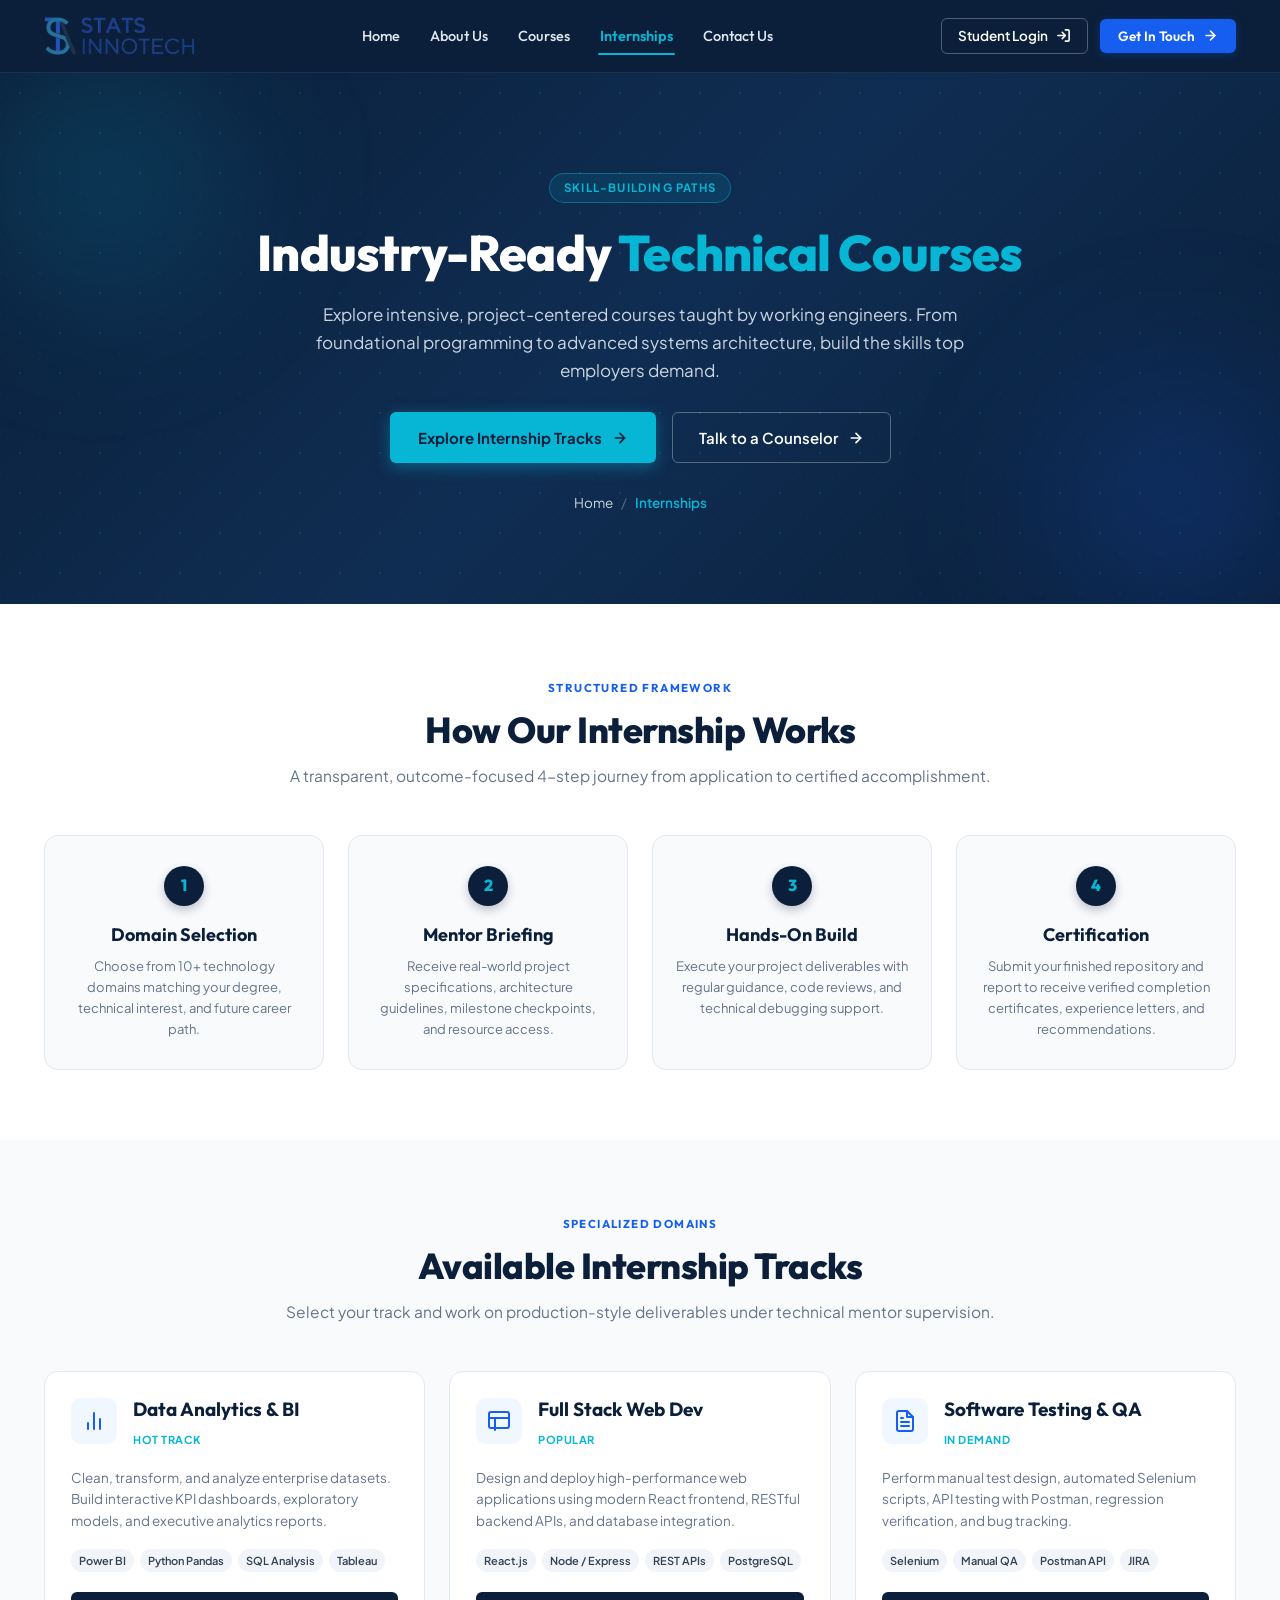
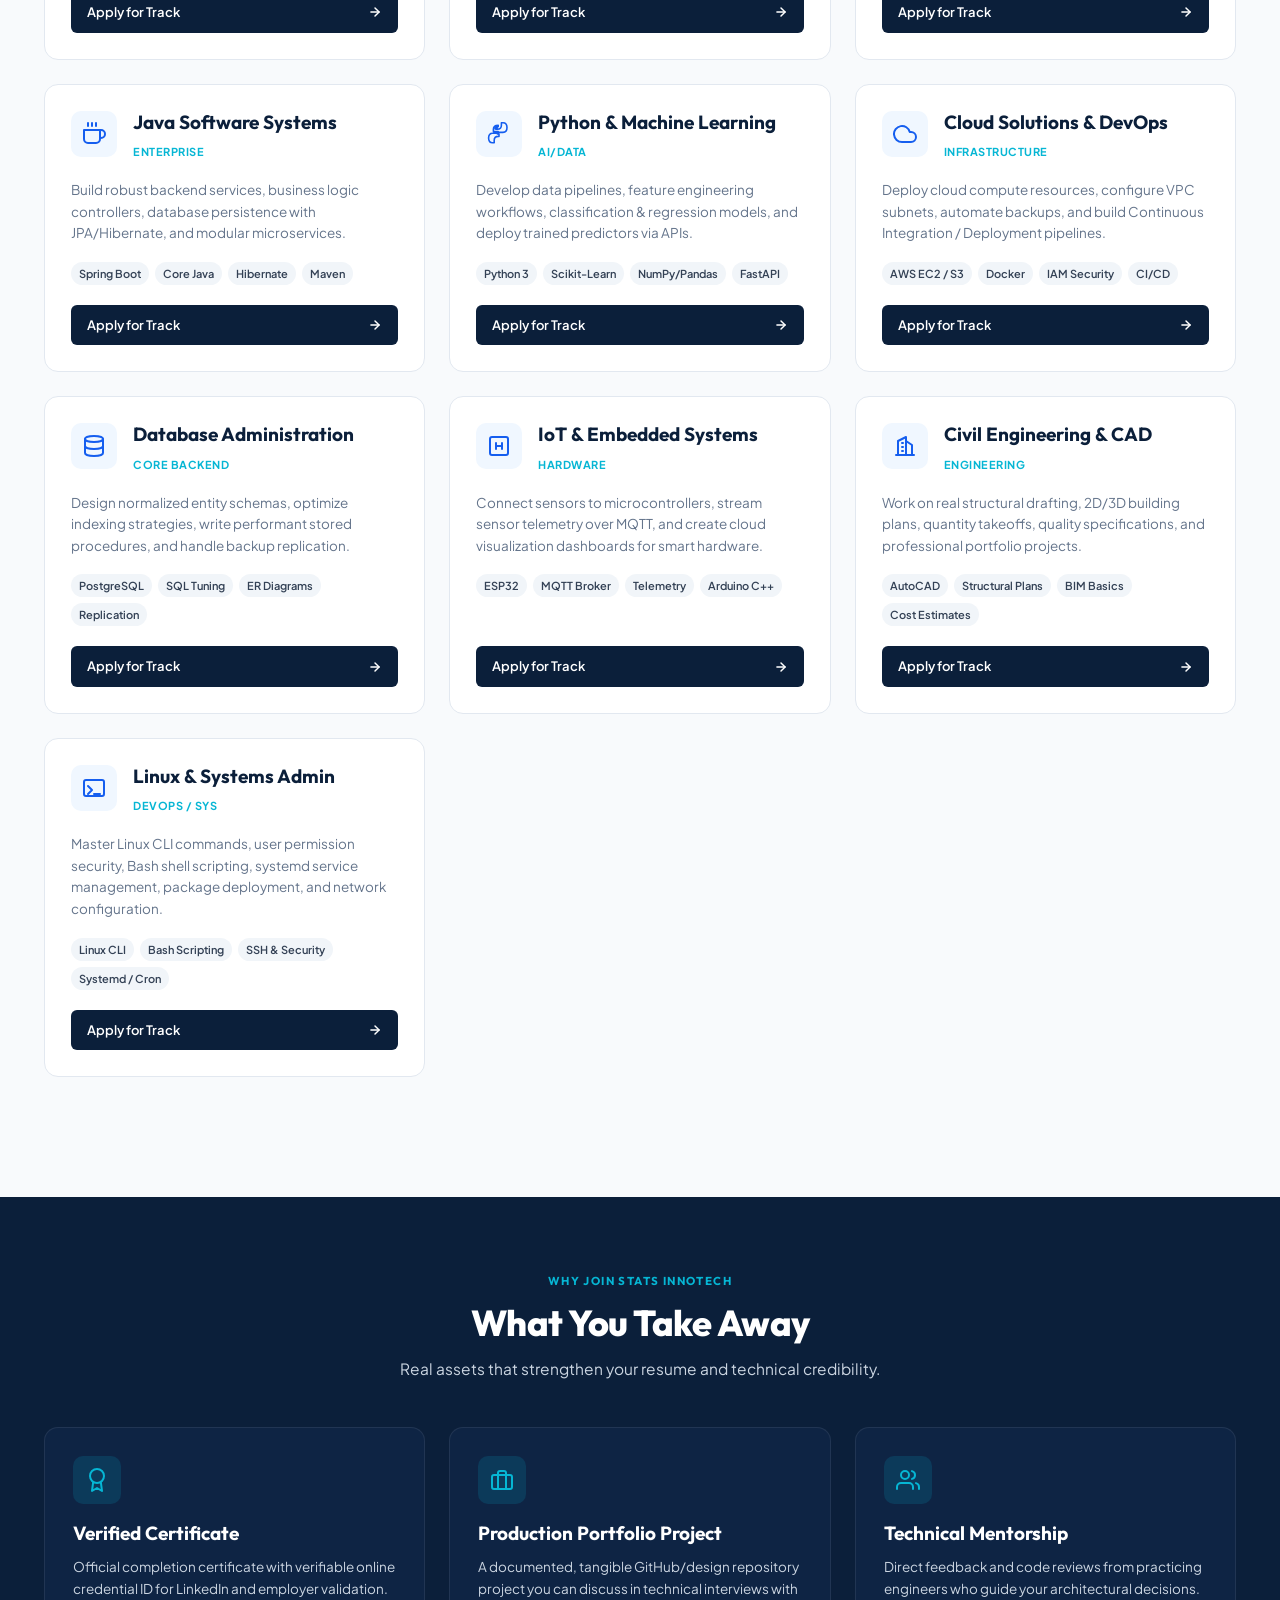
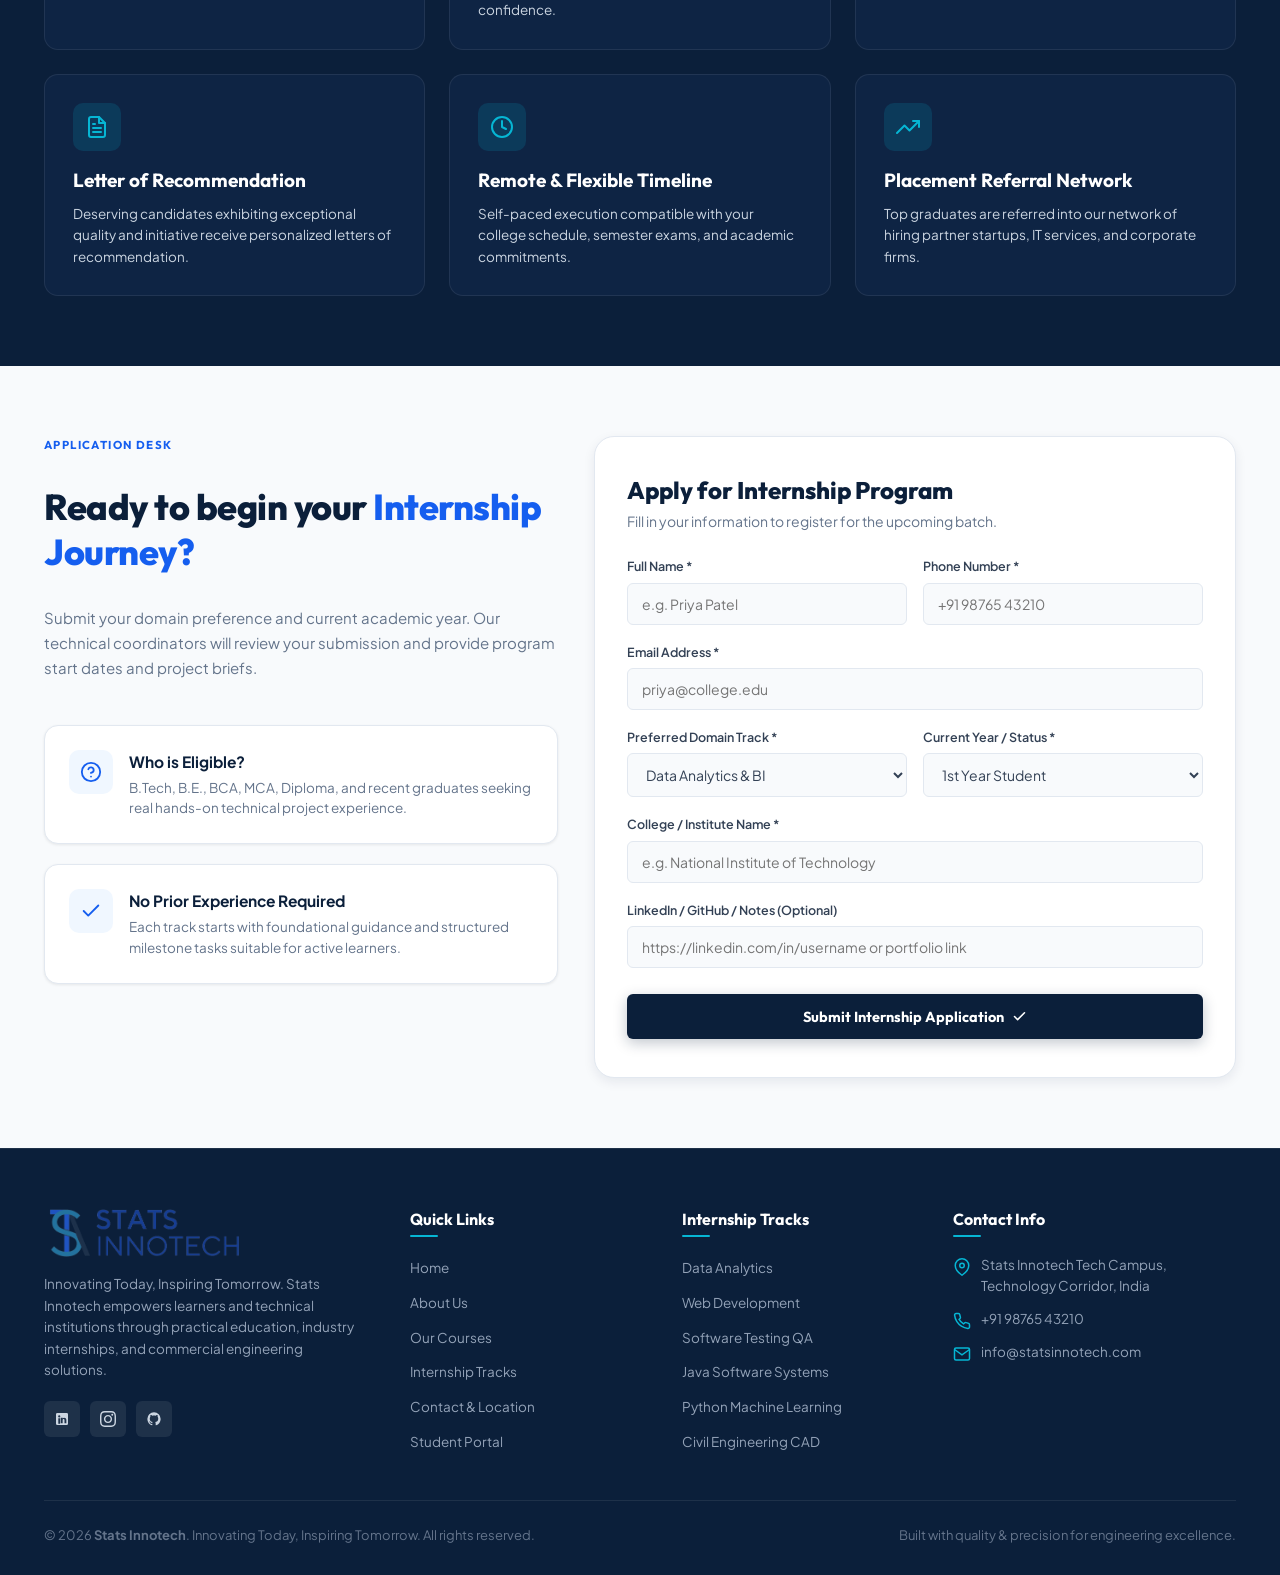
<file: internships.html>
<!DOCTYPE html>
<html lang="en">

<head>
  <meta charset="UTF-8">
  <meta name="viewport" content="width=device-width, initial-scale=1.0">
  <title>Industry Internship Programs | Stats Innotech</title>
  <meta name="description"
    content="Apply for real-world remote internships at Stats Innotech. Build verified projects in Data Analytics, Web Development, Java, Python, Cloud (AWS), Civil Engineering, and IoT with 1-on-1 mentorship.">
  <link rel="preconnect" href="https://fonts.googleapis.com">
  <link rel="preconnect" href="https://fonts.gstatic.com" crossorigin>
  <link
    href="https://fonts.googleapis.com/css2?family=Outfit:wght@400;500;600;700;800&family=Plus+Jakarta+Sans:wght@400;500;600;700&display=swap"
    rel="stylesheet">
  <link rel="stylesheet" href="styles.css">
</head>

<body>

  <!-- ==========================================================================
       SITE HEADER
       ========================================================================== -->
  <header class="site-header" id="siteHeader">
    <div class="container nav-container">
      <a href="index.html" class="brand-logo" aria-label="Stats Innotech Home">
        <img src="assets/logo_clean.png" alt="Stats Innotech Logo" class="brand-logo-image">
      </a>

      <nav class="nav-menu" id="navMenu">
        <a href="index.html" class="nav-link">Home</a>
        <a href="about.html" class="nav-link">About Us</a>
        <a href="courses.html" class="nav-link">Courses</a>
        <a href="internships.html" class="nav-link active">Internships</a>
        <a href="contact.html" class="nav-link">Contact Us</a>
      </nav>

      <div class="nav-actions">
        <a href="index.html#student" class="btn-header-login" id="btnLogin">
          <span>Student Login</span>
          <svg fill="none" height="15" stroke="currentColor" stroke-linecap="round" stroke-linejoin="round"
            stroke-width="2.5" viewBox="0 0 24 24" width="15">
            <path d="M15 3h4a2 2 0 0 1 2 2v14a2 2 0 0 1-2 2h-4"></path>
            <polyline points="10 17 15 12 10 7"></polyline>
            <line x1="15" x2="3" y1="12" y2="12"></line>
          </svg>
        </a>
        <button class="btn-header-cta" id="btnGetInTouch" type="button">
          <span>Get In Touch</span>
          <svg fill="none" height="15" stroke="currentColor" stroke-linecap="round" stroke-linejoin="round"
            stroke-width="2.5" viewBox="0 0 24 24" width="15">
            <line x1="5" x2="19" y1="12" y2="12"></line>
            <polyline points="12 5 19 12 12 19"></polyline>
          </svg>
        </button>
        <button class="mobile-nav-toggle" id="mobileNavToggle" aria-label="Toggle navigation menu" type="button">
          <svg fill="none" height="24" stroke="currentColor" stroke-linecap="round" stroke-linejoin="round"
            stroke-width="2" viewBox="0 0 24 24" width="24">
            <line x1="3" x2="21" y1="12" y2="12"></line>
            <line x1="3" x2="21" y1="6" y2="6"></line>
            <line x1="3" x2="21" y1="18" y2="18"></line>
          </svg>
        </button>
      </div>
    </div>
  </header>

  <main>
    <!-- ==========================================================================
         PAGE HERO SECTION (PREMIUM HERO DESIGN)
         ========================================================================== -->
    <section class="cta-banner-section" id="pageHero" style="padding: 100px 0 90px;">
      <div class="cta-banner-glow-left"></div>
      <div class="cta-banner-glow-right"></div>
      <div class="container cta-banner-content">
        <div class="page-banner-pill" style="margin: 0 auto 20px;">
          <span>SKILL-BUILDING PATHS</span>
        </div>
        <h1 class="cta-banner-title"
          style="font-size: 50px; font-weight: 800; max-width: 860px; margin: 0 auto 18px; line-height: 1.18; letter-spacing: -0.8px;">
          Industry-Ready <span class="text-cyan">Technical Courses</span>
        </h1>
        <p class="cta-banner-subtitle"
          style="font-size: 17px; max-width: 680px; margin: 0 auto 28px; line-height: 1.65; color: #CBD5E1;">
          Explore intensive, project-centered courses taught by working engineers. From foundational programming to
          advanced systems architecture, build the skills top employers demand.
        </p>
        <div class="cta-banner-actions" style="margin-bottom: 30px;">
          <a href="internships.html" class="btn-cta-primary">
            <span>Explore Internship Tracks</span>
            <svg fill="none" height="16" stroke="currentColor" stroke-linecap="round" stroke-linejoin="round"
              stroke-width="2.5" viewBox="0 0 24 24" width="16">
              <line x1="5" x2="19" y1="12" y2="12"></line>
              <polyline points="12 5 19 12 12 19"></polyline>
            </svg>
          </a>
          <a href="contact.html" class="btn-cta-secondary">
            <span>Talk to a Counselor</span>
            <svg fill="none" height="16" stroke="currentColor" stroke-linecap="round" stroke-linejoin="round"
              stroke-width="2.5" viewBox="0 0 24 24" width="16">
              <line x1="5" x2="19" y1="12" y2="12"></line>
              <polyline points="12 5 19 12 12 19"></polyline>
            </svg>
          </a>
        </div>
        <nav class="breadcrumb-nav" aria-label="Breadcrumb" style="justify-content: center;">
          <a href="index.html">Home</a>
          <span class="breadcrumb-sep">/</span>
          <span class="breadcrumb-current">Internships</span>
        </nav>
      </div>
    </section>

    <!-- ==========================================================================
         HOW IT WORKS (4-STAGE ROADMAP)
         ========================================================================== -->
    <section class="process-section">
      <div class="container">
        <div class="section-header-centered">
          <span class="section-kicker">STRUCTURED FRAMEWORK</span>
          <h2 class="section-title">How Our Internship Works</h2>
          <p class="section-subtitle">A transparent, outcome-focused 4-step journey from application to certified
            accomplishment.</p>
        </div>

        <div class="process-grid">
          <div class="process-card">
            <div class="process-step-badge">1</div>
            <h3 class="process-title">Domain Selection</h3>
            <p class="process-desc">Choose from 10+ technology domains matching your degree, technical interest, and
              future career path.</p>
          </div>
          <div class="process-card">
            <div class="process-step-badge">2</div>
            <h3 class="process-title">Mentor Briefing</h3>
            <p class="process-desc">Receive real-world project specifications, architecture guidelines, milestone
              checkpoints, and resource access.</p>
          </div>
          <div class="process-card">
            <div class="process-step-badge">3</div>
            <h3 class="process-title">Hands-On Build</h3>
            <p class="process-desc">Execute your project deliverables with regular guidance, code reviews, and technical
              debugging support.</p>
          </div>
          <div class="process-card">
            <div class="process-step-badge">4</div>
            <h3 class="process-title">Certification</h3>
            <p class="process-desc">Submit your finished repository and report to receive verified completion
              certificates, experience letters, and recommendations.</p>
          </div>
        </div>
      </div>
    </section>

    <!-- ==========================================================================
         DOMAIN TRACKS SHOWCASE
         ========================================================================== -->
    <section class="internships-section">
      <div class="container">
        <div class="section-header-centered">
          <span class="section-kicker">SPECIALIZED DOMAINS</span>
          <h2 class="section-title">Available Internship Tracks</h2>
          <p class="section-subtitle">Select your track and work on production-style deliverables under technical mentor
            supervision.</p>
        </div>

        <div class="internship-domains-grid">

          <!-- 1. Data Analytics -->
          <div class="domain-card">
            <div>
              <div class="domain-card-header">
                <div class="domain-icon">
                  <svg fill="none" height="24" stroke="currentColor" stroke-linecap="round" stroke-linejoin="round"
                    stroke-width="2" viewBox="0 0 24 24" width="24">
                    <line x1="18" x2="18" y1="20" y2="10"></line>
                    <line x1="12" x2="12" y1="20" y2="4"></line>
                    <line x1="6" x2="6" y1="20" y2="14"></line>
                  </svg>
                </div>
                <div>
                  <h3 class="domain-card-title">Data Analytics &amp; BI</h3>
                  <span class="domain-card-badge">HOT TRACK</span>
                </div>
              </div>
              <p class="domain-card-desc">Clean, transform, and analyze enterprise datasets. Build interactive KPI
                dashboards, exploratory models, and executive analytics reports.</p>
              <div class="domain-skills-list">
                <span class="domain-skill-pill">Power BI</span>
                <span class="domain-skill-pill">Python Pandas</span>
                <span class="domain-skill-pill">SQL Analysis</span>
                <span class="domain-skill-pill">Tableau</span>
              </div>
            </div>
            <a href="#apply" class="domain-apply-btn" data-apply-domain="Data Analytics">
              <span>Apply for Track</span>
              <svg fill="none" height="14" stroke="currentColor" stroke-linecap="round" stroke-linejoin="round"
                stroke-width="2.5" viewBox="0 0 24 24" width="14">
                <line x1="5" x2="19" y1="12" y2="12"></line>
                <polyline points="12 5 19 12 12 19"></polyline>
              </svg>
            </a>
          </div>

          <!-- 2. Web Development -->
          <div class="domain-card">
            <div>
              <div class="domain-card-header">
                <div class="domain-icon">
                  <svg fill="none" height="24" stroke="currentColor" stroke-linecap="round" stroke-linejoin="round"
                    stroke-width="2" viewBox="0 0 24 24" width="24">
                    <rect height="16" rx="2" width="20" x="2" y="3"></rect>
                    <line x1="2" x2="22" y1="9" y2="9"></line>
                    <line x1="8" x2="8" y1="21" y2="9"></line>
                  </svg>
                </div>
                <div>
                  <h3 class="domain-card-title">Full Stack Web Dev</h3>
                  <span class="domain-card-badge">POPULAR</span>
                </div>
              </div>
              <p class="domain-card-desc">Design and deploy high-performance web applications using modern React
                frontend, RESTful backend APIs, and database integration.</p>
              <div class="domain-skills-list">
                <span class="domain-skill-pill">React.js</span>
                <span class="domain-skill-pill">Node / Express</span>
                <span class="domain-skill-pill">REST APIs</span>
                <span class="domain-skill-pill">PostgreSQL</span>
              </div>
            </div>
            <a href="#apply" class="domain-apply-btn" data-apply-domain="Web Development">
              <span>Apply for Track</span>
              <svg fill="none" height="14" stroke="currentColor" stroke-linecap="round" stroke-linejoin="round"
                stroke-width="2.5" viewBox="0 0 24 24" width="14">
                <line x1="5" x2="19" y1="12" y2="12"></line>
                <polyline points="12 5 19 12 12 19"></polyline>
              </svg>
            </a>
          </div>

          <!-- 3. Software Testing & QA -->
          <div class="domain-card">
            <div>
              <div class="domain-card-header">
                <div class="domain-icon">
                  <svg fill="none" height="24" stroke="currentColor" stroke-linecap="round" stroke-linejoin="round"
                    stroke-width="2" viewBox="0 0 24 24" width="24">
                    <path d="M14 2H6a2 2 0 0 0-2 2v16a2 2 0 0 0 2 2h12a2 2 0 0 0 2-2V8z"></path>
                    <polyline points="14 2 14 8 20 8"></polyline>
                    <line x1="16" x2="8" y1="13" y2="13"></line>
                    <line x1="16" x2="8" y1="17" y2="17"></line>
                    <polyline points="10 9 9 9 8 9"></polyline>
                  </svg>
                </div>
                <div>
                  <h3 class="domain-card-title">Software Testing &amp; QA</h3>
                  <span class="domain-card-badge">IN DEMAND</span>
                </div>
              </div>
              <p class="domain-card-desc">Perform manual test design, automated Selenium scripts, API testing with
                Postman, regression verification, and bug tracking.</p>
              <div class="domain-skills-list">
                <span class="domain-skill-pill">Selenium</span>
                <span class="domain-skill-pill">Manual QA</span>
                <span class="domain-skill-pill">Postman API</span>
                <span class="domain-skill-pill">JIRA</span>
              </div>
            </div>
            <a href="#apply" class="domain-apply-btn" data-apply-domain="Software Testing">
              <span>Apply for Track</span>
              <svg fill="none" height="14" stroke="currentColor" stroke-linecap="round" stroke-linejoin="round"
                stroke-width="2.5" viewBox="0 0 24 24" width="14">
                <line x1="5" x2="19" y1="12" y2="12"></line>
                <polyline points="12 5 19 12 12 19"></polyline>
              </svg>
            </a>
          </div>

          <!-- 4. Java Development -->
          <div class="domain-card">
            <div>
              <div class="domain-card-header">
                <div class="domain-icon">
                  <svg fill="none" height="24" stroke="currentColor" stroke-linecap="round" stroke-linejoin="round"
                    stroke-width="2" viewBox="0 0 24 24" width="24">
                    <path d="M18 8h1a4 4 0 0 1 0 8h-1"></path>
                    <path d="M2 8h16v9a4 4 0 0 1-4 4H6a4 4 0 0 1-4-4V8z"></path>
                    <line x1="6" x2="6" y1="1" y2="4"></line>
                    <line x1="10" x2="10" y1="1" y2="4"></line>
                    <line x1="14" x2="14" y1="1" y2="4"></line>
                  </svg>
                </div>
                <div>
                  <h3 class="domain-card-title">Java Software Systems</h3>
                  <span class="domain-card-badge">ENTERPRISE</span>
                </div>
              </div>
              <p class="domain-card-desc">Build robust backend services, business logic controllers, database
                persistence with JPA/Hibernate, and modular microservices.</p>
              <div class="domain-skills-list">
                <span class="domain-skill-pill">Spring Boot</span>
                <span class="domain-skill-pill">Core Java</span>
                <span class="domain-skill-pill">Hibernate</span>
                <span class="domain-skill-pill">Maven</span>
              </div>
            </div>
            <a href="#apply" class="domain-apply-btn" data-apply-domain="Java">
              <span>Apply for Track</span>
              <svg fill="none" height="14" stroke="currentColor" stroke-linecap="round" stroke-linejoin="round"
                stroke-width="2.5" viewBox="0 0 24 24" width="14">
                <line x1="5" x2="19" y1="12" y2="12"></line>
                <polyline points="12 5 19 12 12 19"></polyline>
              </svg>
            </a>
          </div>

          <!-- 5. Python & AI -->
          <div class="domain-card">
            <div>
              <div class="domain-card-header">
                <div class="domain-icon">
                  <svg fill="none" height="24" stroke="currentColor" stroke-linecap="round" stroke-linejoin="round"
                    stroke-width="2" viewBox="0 0 24 24" width="24">
                    <path
                      d="M12 2C8 2 6 4 6 7v3h6v2H5c-3 0-5 2-5 6s2 6 5 6h2v-3c0-3 2-5 5-5h1V13h-2v-2h7c3 0 5-2 5-6s-2-6-5-6h-2v3c0 3-2 5-5 5h-1V4h2V2z"
                      transform="scale(0.8) translate(2,2)"></path>
                    <circle cx="9" cy="6" fill="currentColor" r="1"></circle>
                  </svg>
                </div>
                <div>
                  <h3 class="domain-card-title">Python &amp; Machine Learning</h3>
                  <span class="domain-card-badge">AI/DATA</span>
                </div>
              </div>
              <p class="domain-card-desc">Develop data pipelines, feature engineering workflows, classification &amp;
                regression models, and deploy trained predictors via APIs.</p>
              <div class="domain-skills-list">
                <span class="domain-skill-pill">Python 3</span>
                <span class="domain-skill-pill">Scikit-Learn</span>
                <span class="domain-skill-pill">NumPy/Pandas</span>
                <span class="domain-skill-pill">FastAPI</span>
              </div>
            </div>
            <a href="#apply" class="domain-apply-btn" data-apply-domain="Python">
              <span>Apply for Track</span>
              <svg fill="none" height="14" stroke="currentColor" stroke-linecap="round" stroke-linejoin="round"
                stroke-width="2.5" viewBox="0 0 24 24" width="14">
                <line x1="5" x2="19" y1="12" y2="12"></line>
                <polyline points="12 5 19 12 12 19"></polyline>
              </svg>
            </a>
          </div>

          <!-- 6. Cloud (AWS) -->
          <div class="domain-card">
            <div>
              <div class="domain-card-header">
                <div class="domain-icon">
                  <svg fill="none" height="24" stroke="currentColor" stroke-linecap="round" stroke-linejoin="round"
                    stroke-width="2" viewBox="0 0 24 24" width="24">
                    <path d="M18 10h-1.26A8 8 0 1 0 9 20h9a5 5 0 0 0 0-10z"></path>
                  </svg>
                </div>
                <div>
                  <h3 class="domain-card-title">Cloud Solutions &amp; DevOps</h3>
                  <span class="domain-card-badge">INFRASTRUCTURE</span>
                </div>
              </div>
              <p class="domain-card-desc">Deploy cloud compute resources, configure VPC subnets, automate backups, and
                build Continuous Integration / Deployment pipelines.</p>
              <div class="domain-skills-list">
                <span class="domain-skill-pill">AWS EC2 / S3</span>
                <span class="domain-skill-pill">Docker</span>
                <span class="domain-skill-pill">IAM Security</span>
                <span class="domain-skill-pill">CI/CD</span>
              </div>
            </div>
            <a href="#apply" class="domain-apply-btn" data-apply-domain="Cloud (AWS)">
              <span>Apply for Track</span>
              <svg fill="none" height="14" stroke="currentColor" stroke-linecap="round" stroke-linejoin="round"
                stroke-width="2.5" viewBox="0 0 24 24" width="14">
                <line x1="5" x2="19" y1="12" y2="12"></line>
                <polyline points="12 5 19 12 12 19"></polyline>
              </svg>
            </a>
          </div>

          <!-- 7. Database Management -->
          <div class="domain-card">
            <div>
              <div class="domain-card-header">
                <div class="domain-icon">
                  <svg fill="none" height="24" stroke="currentColor" stroke-linecap="round" stroke-linejoin="round"
                    stroke-width="2" viewBox="0 0 24 24" width="24">
                    <ellipse cx="12" cy="5" rx="9" ry="3"></ellipse>
                    <path d="M21 12c0 1.66-4 3-9 3s-9-1.34-9-3"></path>
                    <path d="M3 5v14c0 1.66 4 3 9 3s9-1.34 9-3V5"></path>
                  </svg>
                </div>
                <div>
                  <h3 class="domain-card-title">Database Administration</h3>
                  <span class="domain-card-badge">CORE BACKEND</span>
                </div>
              </div>
              <p class="domain-card-desc">Design normalized entity schemas, optimize indexing strategies, write
                performant stored procedures, and handle backup replication.</p>
              <div class="domain-skills-list">
                <span class="domain-skill-pill">PostgreSQL</span>
                <span class="domain-skill-pill">SQL Tuning</span>
                <span class="domain-skill-pill">ER Diagrams</span>
                <span class="domain-skill-pill">Replication</span>
              </div>
            </div>
            <a href="#apply" class="domain-apply-btn" data-apply-domain="DBMS">
              <span>Apply for Track</span>
              <svg fill="none" height="14" stroke="currentColor" stroke-linecap="round" stroke-linejoin="round"
                stroke-width="2.5" viewBox="0 0 24 24" width="14">
                <line x1="5" x2="19" y1="12" y2="12"></line>
                <polyline points="12 5 19 12 12 19"></polyline>
              </svg>
            </a>
          </div>

          <!-- 8. IoT / Embedded -->
          <div class="domain-card">
            <div>
              <div class="domain-card-header">
                <div class="domain-icon">
                  <svg fill="none" height="24" stroke="currentColor" stroke-linecap="round" stroke-linejoin="round"
                    stroke-width="2" viewBox="0 0 24 24" width="24">
                    <rect height="18" rx="2" width="18" x="3" y="3"></rect>
                    <line x1="9" x2="9" y1="9" y2="15"></line>
                    <line x1="15" x2="15" y1="9" y2="15"></line>
                    <line x1="9" x2="15" y1="12" y2="12"></line>
                  </svg>
                </div>
                <div>
                  <h3 class="domain-card-title">IoT &amp; Embedded Systems</h3>
                  <span class="domain-card-badge">HARDWARE</span>
                </div>
              </div>
              <p class="domain-card-desc">Connect sensors to microcontrollers, stream sensor telemetry over MQTT, and
                create cloud visualization dashboards for smart hardware.</p>
              <div class="domain-skills-list">
                <span class="domain-skill-pill">ESP32</span>
                <span class="domain-skill-pill">MQTT Broker</span>
                <span class="domain-skill-pill">Telemetry</span>
                <span class="domain-skill-pill">Arduino C++</span>
              </div>
            </div>
            <a href="#apply" class="domain-apply-btn" data-apply-domain="IoT / Embedded">
              <span>Apply for Track</span>
              <svg fill="none" height="14" stroke="currentColor" stroke-linecap="round" stroke-linejoin="round"
                stroke-width="2.5" viewBox="0 0 24 24" width="14">
                <line x1="5" x2="19" y1="12" y2="12"></line>
                <polyline points="12 5 19 12 12 19"></polyline>
              </svg>
            </a>
          </div>

          <!-- 9. Civil Engineering -->
          <div class="domain-card">
            <div>
              <div class="domain-card-header">
                <div class="domain-icon">
                  <svg fill="none" height="24" stroke="currentColor" stroke-linecap="round" stroke-linejoin="round"
                    stroke-width="2" viewBox="0 0 24 24" width="24">
                    <path d="M3 21h18"></path>
                    <path d="M5 21V7l8-4v18"></path>
                    <path d="M19 21V11l-6-4"></path>
                    <path d="M9 9h1"></path>
                    <path d="M9 13h1"></path>
                    <path d="M9 17h1"></path>
                  </svg>
                </div>
                <div>
                  <h3 class="domain-card-title">Civil Engineering &amp; CAD</h3>
                  <span class="domain-card-badge">ENGINEERING</span>
                </div>
              </div>
              <p class="domain-card-desc">Work on real structural drafting, 2D/3D building plans, quantity takeoffs,
                quality specifications, and professional portfolio projects.</p>
              <div class="domain-skills-list">
                <span class="domain-skill-pill">AutoCAD</span>
                <span class="domain-skill-pill">Structural Plans</span>
                <span class="domain-skill-pill">BIM Basics</span>
                <span class="domain-skill-pill">Cost Estimates</span>
              </div>
            </div>
            <a href="#apply" class="domain-apply-btn" data-apply-domain="Civil Engineering">
              <span>Apply for Track</span>
              <svg fill="none" height="14" stroke="currentColor" stroke-linecap="round" stroke-linejoin="round"
                stroke-width="2.5" viewBox="0 0 24 24" width="14">
                <line x1="5" x2="19" y1="12" y2="12"></line>
                <polyline points="12 5 19 12 12 19"></polyline>
              </svg>
            </a>
          </div>
          <!-- 10. Linux Administration & Systems -->
          <div class="domain-card">
            <div>
              <div class="domain-card-header">
                <div class="domain-icon">
                  <svg fill="none" height="24" stroke="currentColor" stroke-linecap="round" stroke-linejoin="round"
                    stroke-width="2" viewBox="0 0 24 24" width="24">
                    <rect height="16" rx="2" width="20" x="2" y="4"></rect>
                    <polyline points="6 10 10 14 6 18"></polyline>
                    <line x1="12" x2="18" y1="18" y2="18"></line>
                  </svg>
                </div>
                <div>
                  <h3 class="domain-card-title">Linux &amp; Systems Admin</h3>
                  <span class="domain-card-badge">DEVOPS / SYS</span>
                </div>
              </div>
              <p class="domain-card-desc">Master Linux CLI commands, user permission security, Bash shell scripting,
                systemd service management, package deployment, and network configuration.</p>
              <div class="domain-skills-list">
                <span class="domain-skill-pill">Linux CLI</span>
                <span class="domain-skill-pill">Bash Scripting</span>
                <span class="domain-skill-pill">SSH &amp; Security</span>
                <span class="domain-skill-pill">Systemd / Cron</span>
              </div>
            </div>
            <a href="#apply" class="domain-apply-btn" data-apply-domain="Linux Administration">
              <span>Apply for Track</span>
              <svg fill="none" height="14" stroke="currentColor" stroke-linecap="round" stroke-linejoin="round"
                stroke-width="2.5" viewBox="0 0 24 24" width="14">
                <line x1="5" x2="19" y1="12" y2="12"></line>
                <polyline points="12 5 19 12 12 19"></polyline>
              </svg>
            </a>
          </div>


        </div>
      </div>
    </section>

    <!-- ==========================================================================
         INTERNSHIP PERKS
         ========================================================================== -->
    <section class="perks-section">
      <div class="container">
        <div class="section-header-centered">
          <span class="section-kicker" style="color: var(--cyan-primary);">WHY JOIN STATS INNOTECH</span>
          <h2 class="section-title">What You Take Away</h2>
          <p class="section-subtitle">Real assets that strengthen your resume and technical credibility.</p>
        </div>

        <div class="perks-grid">
          <div class="perk-card">
            <div class="perk-icon">
              <svg fill="none" height="24" stroke="currentColor" stroke-linecap="round" stroke-linejoin="round"
                stroke-width="2" viewBox="0 0 24 24" width="24">
                <circle cx="12" cy="8" r="7"></circle>
                <polyline points="8.21 13.89 7 23 12 20 17 23 15.79 13.88"></polyline>
              </svg>
            </div>
            <h3 class="perk-title">Verified Certificate</h3>
            <p class="perk-desc">Official completion certificate with verifiable online credential ID for LinkedIn and
              employer validation.</p>
          </div>

          <div class="perk-card">
            <div class="perk-icon">
              <svg fill="none" height="24" stroke="currentColor" stroke-linecap="round" stroke-linejoin="round"
                stroke-width="2" viewBox="0 0 24 24" width="24">
                <rect height="14" rx="2" ry="2" width="20" x="2" y="7"></rect>
                <path d="M16 21V5a2 2 0 0 0-2-2h-4a2 2 0 0 0-2 2v16"></path>
              </svg>
            </div>
            <h3 class="perk-title">Production Portfolio Project</h3>
            <p class="perk-desc">A documented, tangible GitHub/design repository project you can discuss in technical
              interviews with confidence.</p>
          </div>

          <div class="perk-card">
            <div class="perk-icon">
              <svg fill="none" height="24" stroke="currentColor" stroke-linecap="round" stroke-linejoin="round"
                stroke-width="2" viewBox="0 0 24 24" width="24">
                <path d="M17 21v-2a4 4 0 0 0-4-4H5a4 4 0 0 0-4 4v2"></path>
                <circle cx="9" cy="7" r="4"></circle>
                <path d="M23 21v-2a4 4 0 0 0-3-3.87"></path>
                <path d="M16 3.13a4 4 0 0 1 0 7.75"></path>
              </svg>
            </div>
            <h3 class="perk-title">Technical Mentorship</h3>
            <p class="perk-desc">Direct feedback and code reviews from practicing engineers who guide your architectural
              decisions.</p>
          </div>

          <div class="perk-card">
            <div class="perk-icon">
              <svg fill="none" height="24" stroke="currentColor" stroke-linecap="round" stroke-linejoin="round"
                stroke-width="2" viewBox="0 0 24 24" width="24">
                <path d="M14 2H6a2 2 0 0 0-2 2v16a2 2 0 0 0 2 2h12a2 2 0 0 0 2-2V8z"></path>
                <polyline points="14 2 14 8 20 8"></polyline>
                <line x1="16" x2="8" y1="13" y2="13"></line>
                <line x1="16" x2="8" y1="17" y2="17"></line>
                <polyline points="10 9 9 9 8 9"></polyline>
              </svg>
            </div>
            <h3 class="perk-title">Letter of Recommendation</h3>
            <p class="perk-desc">Deserving candidates exhibiting exceptional quality and initiative receive personalized
              letters of recommendation.</p>
          </div>

          <div class="perk-card">
            <div class="perk-icon">
              <svg fill="none" height="24" stroke="currentColor" stroke-linecap="round" stroke-linejoin="round"
                stroke-width="2" viewBox="0 0 24 24" width="24">
                <circle cx="12" cy="12" r="10"></circle>
                <polyline points="12 6 12 12 16 14"></polyline>
              </svg>
            </div>
            <h3 class="perk-title">Remote &amp; Flexible Timeline</h3>
            <p class="perk-desc">Self-paced execution compatible with your college schedule, semester exams, and
              academic commitments.</p>
          </div>

          <div class="perk-card">
            <div class="perk-icon">
              <svg fill="none" height="24" stroke="currentColor" stroke-linecap="round" stroke-linejoin="round"
                stroke-width="2" viewBox="0 0 24 24" width="24">
                <polyline points="23 6 13.5 15.5 8.5 10.5 1 18"></polyline>
                <polyline points="17 6 23 6 23 12"></polyline>
              </svg>
            </div>
            <h3 class="perk-title">Placement Referral Network</h3>
            <p class="perk-desc">Top graduates are referred into our network of hiring partner startups, IT services,
              and corporate firms.</p>
          </div>
        </div>
      </div>
    </section>

    <!-- ==========================================================================
         APPLICATION SECTION
         ========================================================================== -->
    <section class="contact-section" id="apply">
      <div class="container">
        <div class="contact-grid">
          <div class="contact-info-panel">
            <span class="section-kicker">APPLICATION DESK</span>
            <h2 class="section-title">Ready to begin your <span class="text-blue">Internship Journey?</span></h2>
            <p style="color: var(--slate-muted); font-size: 15px; line-height: 1.65; margin-bottom: 24px;">
              Submit your domain preference and current academic year. Our technical coordinators will review your
              submission and provide program start dates and project briefs.
            </p>

            <div class="contact-info-card">
              <div class="contact-info-icon">
                <svg fill="none" height="22" stroke="currentColor" stroke-linecap="round" stroke-linejoin="round"
                  stroke-width="2" viewBox="0 0 24 24" width="22">
                  <circle cx="12" cy="12" r="10"></circle>
                  <path d="M9.09 9a3 3 0 0 1 5.83 1c0 2-3 3-3 3"></path>
                  <line x1="12" x2="12.01" y1="17" y2="17"></line>
                </svg>
              </div>
              <div>
                <div class="contact-info-title">Who is Eligible?</div>
                <div class="contact-info-desc">B.Tech, B.E., BCA, MCA, Diploma, and recent graduates seeking real
                  hands-on technical project experience.</div>
              </div>
            </div>

            <div class="contact-info-card">
              <div class="contact-info-icon">
                <svg fill="none" height="22" stroke="currentColor" stroke-linecap="round" stroke-linejoin="round"
                  stroke-width="2" viewBox="0 0 24 24" width="22">
                  <polyline points="20 6 9 17 4 12"></polyline>
                </svg>
              </div>
              <div>
                <div class="contact-info-title">No Prior Experience Required</div>
                <div class="contact-info-desc">Each track starts with foundational guidance and structured milestone
                  tasks suitable for active learners.</div>
              </div>
            </div>
          </div>

          <div class="contact-form-panel">
            <h3 class="contact-form-title">Apply for Internship Program</h3>
            <p class="contact-form-subtitle">Fill in your information to register for the upcoming batch.</p>

            <form class="internship-page-form">
              <div class="form-row">
                <div class="form-group">
                  <label class="form-label" for="appFullName">Full Name *</label>
                  <input class="form-input" id="appFullName" name="name" placeholder="e.g. Priya Patel" required
                    type="text">
                </div>
                <div class="form-group">
                  <label class="form-label" for="appPhone">Phone Number *</label>
                  <input class="form-input" id="appPhone" name="phone" placeholder="+91 98765 43210" required
                    type="tel">
                </div>
              </div>

              <div class="form-group">
                <label class="form-label" for="appEmail">Email Address *</label>
                <input class="form-input" id="appEmail" name="email" placeholder="priya@college.edu" required
                  type="email">
              </div>

              <div class="form-row">
                <div class="form-group">
                  <label class="form-label" for="appDomain">Preferred Domain Track *</label>
                  <select class="form-select" id="appDomain" name="domain" required>
                    <option value="Data Analytics">Data Analytics &amp; BI</option>
                    <option value="Web Development">Full Stack Web Development</option>
                    <option value="Software Testing">Software Testing &amp; QA</option>
                    <option value="Java">Java Software Systems</option>
                    <option value="Python">Python &amp; Machine Learning</option>
                    <option value="Cloud (AWS)">Cloud Solutions &amp; DevOps</option>
                    <option value="DBMS">Database Administration &amp; SQL</option>
                    <option value="IoT / Embedded">IoT &amp; Embedded Systems</option>
                    <option value="Civil Engineering">Civil Engineering &amp; CAD</option>
                    <option value="Linux Administration">Linux &amp; Systems Administration</option>
                  </select>
                </div>
                <div class="form-group">
                  <label class="form-label" for="appYear">Current Year / Status *</label>
                  <select class="form-select" id="appYear" name="year" required>
                    <option value="1st Year">1st Year Student</option>
                    <option value="2nd Year">2nd Year Student</option>
                    <option value="3rd Year">3rd Year Student</option>
                    <option value="Final Year">Final Year Student</option>
                    <option value="Recent Graduate">Recent Graduate</option>
                  </select>
                </div>
              </div>

              <div class="form-group">
                <label class="form-label" for="appCollege">College / Institute Name *</label>
                <input class="form-input" id="appCollege" name="college"
                  placeholder="e.g. National Institute of Technology" required type="text">
              </div>

              <div class="form-group">
                <label class="form-label" for="appNotes">LinkedIn / GitHub / Notes (Optional)</label>
                <input class="form-input" id="appNotes" name="notes"
                  placeholder="https://linkedin.com/in/username or portfolio link" type="text">
              </div>

              <button class="form-submit-btn" type="submit">
                <span>Submit Internship Application</span>
                <svg fill="none" height="15" stroke="currentColor" stroke-linecap="round" stroke-linejoin="round"
                  stroke-width="2.5" viewBox="0 0 24 24" width="15">
                  <polyline points="20 6 9 17 4 12"></polyline>
                </svg>
              </button>
            </form>
          </div>
        </div>
      </div>
    </section>

  </main>

  <!-- ==========================================================================
       MODALS
       ========================================================================== -->
  <div class="modal-overlay" id="internshipModal" role="dialog" aria-hidden="true">
    <div class="modal-card">
      <div class="modal-header">
        <h3 class="modal-title">Apply for Internship Program</h3>
        <button class="modal-close-btn" data-close="internshipModal" aria-label="Close dialog"
          type="button">&times;</button>
      </div>
      <div class="modal-body">
        <p style="font-size: 13.5px; color: #64748B; margin-bottom: 20px;">
          Accelerate your career with real industry projects, mentor reviews, and certified experience at Stats
          Innotech.
        </p>
        <form id="internshipForm">
          <div class="form-group">
            <label class="form-label" for="internName">Full Name *</label>
            <input class="form-input" id="internName" placeholder="e.g. Priya Patel" required type="text">
          </div>
          <div class="form-group">
            <label class="form-label" for="internEmail">Email Address *</label>
            <input class="form-input" id="internEmail" placeholder="priya@college.edu" required type="email">
          </div>
          <div class="form-group">
            <label class="form-label" for="internDomain">Select Domain Track *</label>
            <select class="form-select" id="internDomain" required>
              <option value="Data Analytics">Data Analytics &amp; BI</option>
              <option value="Web Development">Full Stack Web Development</option>
              <option value="DBMS">Database Management (DBMS)</option>
              <option value="AIML">Artificial Intelligence &amp; ML</option>
              <option value="IoT / Embedded">IoT &amp; Embedded Systems</option>
              <option value="Software Testing">Software Testing &amp; QA</option>
              <option value="Java">Java Software Systems</option>
              <option value="Python">Python Development</option>
              <option value="Cloud (AWS)">Cloud Computing (AWS)</option>
              <option value="Civil Engineering">Civil Engineering &amp; CAD</option>
            </select>
          </div>
          <div class="form-group">
            <label class="form-label" for="internCollege">College / University</label>
            <input class="form-input" id="internCollege" placeholder="e.g. National Institute of Tech" type="text">
          </div>
          <div class="form-group">
            <label class="form-label" for="internExperience">Current Year / Status</label>
            <select class="form-select" id="internExperience">
              <option value="2nd Year">2nd Year Student</option>
              <option value="3rd Year">3rd Year Student</option>
              <option value="Final Year">Final Year Student</option>
              <option value="Recent Graduate">Recent Graduate</option>
            </select>
          </div>
          <button class="form-submit-btn" type="submit">
            <span>Submit Application</span>
            <svg fill="none" height="15" stroke="currentColor" stroke-linecap="round" stroke-linejoin="round"
              stroke-width="2.5" viewBox="0 0 24 24" width="15">
              <polyline points="20 6 9 17 4 12"></polyline>
            </svg>
          </button>
        </form>
      </div>
    </div>
  </div>

  <div class="modal-overlay" id="contactModal" role="dialog" aria-hidden="true">
    <div class="modal-card">
      <div class="modal-header">
        <h3 class="modal-title">Get In Touch</h3>
        <button class="modal-close-btn" data-close="contactModal" aria-label="Close dialog"
          type="button">&times;</button>
      </div>
      <div class="modal-body">
        <p style="font-size: 13.5px; color: #64748B; margin-bottom: 20px;">
          Have questions or want to partner with Stats Innotech? Fill out the form and our technical advisors will get
          back to you shortly.
        </p>
        <form id="contactForm">
          <div class="form-group">
            <label class="form-label" for="contactName">Full Name *</label>
            <input class="form-input" id="contactName" placeholder="e.g. Rahul Sharma" required type="text">
          </div>
          <div class="form-group">
            <label class="form-label" for="contactEmail">Email Address *</label>
            <input class="form-input" id="contactEmail" placeholder="name@example.com" required type="email">
          </div>
          <div class="form-group">
            <label class="form-label" for="contactPhone">Phone Number *</label>
            <input class="form-input" id="contactPhone" placeholder="+91 98765 43210" required type="tel">
          </div>
          <div class="form-group">
            <label class="form-label" for="contactInterest">Area of Interest</label>
            <select class="form-select" id="contactInterest">
              <option value="Internships">Industry Internships</option>
              <option value="Courses">Professional Courses</option>
              <option value="Project Guidance">Engineering Project Guidance</option>
              <option value="Web Development">Commercial Web Development</option>
              <option value="Other">General Inquiry</option>
            </select>
          </div>
          <div class="form-group">
            <label class="form-label" for="contactMessage">Message / Questions</label>
            <textarea class="form-textarea" id="contactMessage" placeholder="Tell us how we can help you..."
              rows="3"></textarea>
          </div>
          <button class="form-submit-btn" type="submit">
            <span>Send Message</span>
            <svg fill="none" height="15" stroke="currentColor" stroke-linecap="round" stroke-linejoin="round"
              stroke-width="2.5" viewBox="0 0 24 24" width="15">
              <line x1="22" x2="11" y1="2" y2="13"></line>
              <polygon points="22 2 15 22 11 13 2 9 22 2"></polygon>
            </svg>
          </button>
        </form>
      </div>
    </div>
  </div>

  <!-- Toast Notification -->
  <div class="toast-notification" id="toastNotification">
    <svg fill="none" height="20" stroke="#06B6D4" stroke-linecap="round" stroke-linejoin="round" stroke-width="2.5"
      viewBox="0 0 24 24" width="20">
      <path d="M22 11.08V12a10 10 0 1 1-5.93-9.14"></path>
      <polyline points="22 4 12 14.01 9 11.01"></polyline>
    </svg>
    <span id="toastMessage">Thank you! Your submission has been received.</span>
  </div>

  <!-- ==========================================================================
       SITE FOOTER
       ========================================================================== -->
  <footer class="site-footer">
    <div class="container">
      <div class="footer-top-grid">
        <div class="footer-brand-col">
          <a href="index.html" aria-label="Stats Innotech Home">
            <img src="assets/logo_clean.png" alt="Stats Innotech" class="footer-logo">
          </a>
          <p>
            Innovating Today, Inspiring Tomorrow. Stats Innotech empowers learners and technical institutions through
            practical education, industry internships, and commercial engineering solutions.
          </p>
          <div class="footer-social-row">
            <a href="https://linkedin.com" class="social-icon-btn" aria-label="LinkedIn" target="_blank" rel="noopener">
              <svg fill="currentColor" height="16" viewBox="0 0 24 24" width="16">
                <path
                  d="M19 3a2 2 0 0 1 2 2v14a2 2 0 0 1-2 2H5a2 2 0 0 1-2-2V5a2 2 0 0 1 2-2h14m-.5 15.5v-5.3a3.26 3.26 0 0 0-3.26-3.26c-.85 0-1.84.52-2.28 1.3v-1.11h-2.79v8.37h2.79v-4.93c0-.77.62-1.4 1.39-1.4a1.4 1.4 0 0 1 1.4 1.4v4.93h2.75M6.46 10.9v8.37H9.2V10.9H6.46M7.83 6.45a1.64 1.64 0 1 0 0 3.28 1.64 1.64 0 0 0 0-3.28z">
                </path>
              </svg>
            </a>
            <a href="https://instagram.com" class="social-icon-btn" aria-label="Instagram" target="_blank"
              rel="noopener">
              <svg fill="currentColor" height="16" viewBox="0 0 24 24" width="16">
                <path
                  d="M12 2.163c3.204 0 3.584.012 4.85.07 3.252.148 4.771 1.691 4.919 4.919.058 1.265.069 1.645.069 4.849 0 3.205-.012 3.584-.069 4.849-.149 3.225-1.664 4.771-4.919 4.919-1.266.058-1.644.07-4.85.07-3.204 0-3.584-.012-4.849-.07-3.26-.149-4.771-1.699-4.919-4.92-.058-1.265-.07-1.644-.07-4.849 0-3.204.013-3.583.07-4.849.149-3.227 1.664-4.771 4.919-4.919 1.266-.057 1.645-.069 4.849-.069zm0-2.163c-3.259 0-3.667.014-4.947.072-4.358.2-6.78 2.618-6.98 6.98-.059 1.281-.073 1.689-.073 4.948 0 3.259.014 3.668.072 4.948.2 4.358 2.618 6.78 6.98 6.98 1.281.058 1.689.072 4.948.072 3.259 0 3.668-.014 4.948-.072 4.354-.2 6.782-2.618 6.979-6.98.059-1.28.073-1.689.073-4.948 0-3.259-.014-3.667-.072-4.947-.196-4.354-2.617-6.78-6.979-6.98-1.281-.059-1.69-.073-4.949-.073zm0 5.838c-3.403 0-6.162 2.759-6.162 6.162s2.759 6.163 6.162 6.163 6.162-2.759 6.162-6.163c0-3.403-2.759-6.162-6.162-6.162zm0 10.162c-2.209 0-4-1.79-4-4 0-2.209 1.791-4 4-4s4 1.791 4 4c0 2.21-1.791 4-4 4zm6.406-11.845c-.796 0-1.441.645-1.441 1.44s.645 1.44 1.441 1.44c.795 0 1.439-.645 1.439-1.44s-.644-1.44-1.439-1.44z">
                </path>
              </svg>
            </a>
            <a href="https://github.com" class="social-icon-btn" aria-label="GitHub" target="_blank" rel="noopener">
              <svg fill="currentColor" height="16" viewBox="0 0 24 24" width="16">
                <path
                  d="M12 2A10 10 0 0 0 2 12c0 4.42 2.87 8.17 6.84 9.5.5.08.66-.23.66-.5v-1.69c-2.77.6-3.36-1.34-3.36-1.34-.46-1.16-1.11-1.47-1.11-1.47-.91-.62.07-.6.07-.6 1 .07 1.53 1.03 1.53 1.03.87 1.52 2.34 1.07 2.91.83.1-.65.35-1.09.63-1.34-2.22-.25-4.55-1.11-4.55-4.92 0-1.11.38-2 1.03-2.71-.1-.25-.45-1.29.1-2.64 0 0 .84-.27 2.75 1.02.79-.22 1.65-.33 2.5-.33.85 0 1.71.11 2.5.33 1.91-1.29 2.75-1.02 2.75-1.02.55 1.35.2 2.39.1 2.64.65.71 1.03 1.6 1.03 2.71 0 3.82-2.34 4.66-4.57 4.91.36.31.69.92.69 1.85V21c0 .27.16.59.67.5C19.14 20.16 22 16.42 22 12A10 10 0 0 0 12 2z">
                </path>
              </svg>
            </a>
          </div>
        </div>

        <div>
          <h4 class="footer-heading">Quick Links</h4>
          <ul class="footer-links-list">
            <li><a href="index.html">Home</a></li>
            <li><a href="about.html">About Us</a></li>
            <li><a href="courses.html">Our Courses</a></li>
            <li><a href="internships.html">Internship Tracks</a></li>
            <li><a href="contact.html">Contact &amp; Location</a></li>
            <li><a href="index.html#student">Student Portal</a></li>
          </ul>
        </div>

        <div>
          <h4 class="footer-heading">Internship Tracks</h4>
          <ul class="footer-links-list">
            <li><a href="internships.html">Data Analytics</a></li>
            <li><a href="internships.html">Web Development</a></li>
            <li><a href="internships.html">Software Testing QA</a></li>
            <li><a href="internships.html">Java Software Systems</a></li>
            <li><a href="internships.html">Python Machine Learning</a></li>
            <li><a href="internships.html">Civil Engineering CAD</a></li>
          </ul>
        </div>

        <div>
          <h4 class="footer-heading">Contact Info</h4>
          <div class="footer-contact-info">
            <div class="footer-contact-item">
              <svg fill="none" height="18" stroke="currentColor" stroke-width="2" viewBox="0 0 24 24" width="18">
                <path d="M21 10c0 7-9 13-9 13s-9-6-9-13a9 9 0 0 1 18 0z"></path>
                <circle cx="12" cy="10" r="3"></circle>
              </svg>
              <span>Stats Innotech Tech Campus, Technology Corridor, India</span>
            </div>
            <div class="footer-contact-item">
              <svg fill="none" height="18" stroke="currentColor" stroke-width="2" viewBox="0 0 24 24" width="18">
                <path
                  d="M22 16.92v3a2 2 0 0 1-2.18 2 19.79 19.79 0 0 1-8.63-3.07 19.5 19.5 0 0 1-6-6 19.79 19.79 0 0 1-3.07-8.67A2 2 0 0 1 4.11 2h3a2 2 0 0 1 2 1.72 12.84 12.84 0 0 0 .7 2.81 2 2 0 0 1-.45 2.11L8.09 9.91a16 16 0 0 0 6 6l1.27-1.27a2 2 0 0 1 2.11-.45 12.84 12.84 0 0 0 2.81.7A2 2 0 0 1 22 16.92z">
                </path>
              </svg>
              <span>+91 98765 43210</span>
            </div>
            <div class="footer-contact-item">
              <svg fill="none" height="18" stroke="currentColor" stroke-width="2" viewBox="0 0 24 24" width="18">
                <path d="M4 4h16c1.1 0 2 .9 2 2v12c0 1.1-.9 2-2 2H4c-1.1 0-2-.9-2-2V6c0-1.1.9-2 2-2z"></path>
                <polyline points="22,6 12,13 2,6"></polyline>
              </svg>
              <span>info@statsinnotech.com</span>
            </div>
          </div>
        </div>
      </div>

      <div class="footer-bottom">
        <p>&copy; 2026 <strong>Stats Innotech</strong>. Innovating Today, Inspiring Tomorrow. All rights reserved.</p>
        <p>Built with quality &amp; precision for engineering excellence.</p>
      </div>
    </div>
  </footer>

  <script src="main.js"></script>
</body>

</html>
</file>
<file: styles.css>
/* ==========================================================================
   STATS INNOTECH - UNIFIED MASTER STYLESHEET
   Brand Colors:
     - Navy Primary: #0B1F3A
     - Navy Dark:    #071527
     - Navy Light:   #11294A
     - Navy Card:    #0E2444
     - Blue Primary: #155EEF
     - Blue Hover:   #104ECC
     - Blue Subtle:  rgba(21, 94, 239, 0.12)
     - Electric Cyan:#06B6D4
     - Cyan Glow:    rgba(6, 182, 212, 0.35)
     - Cyan Subtle:  rgba(6, 182, 212, 0.1)
     - Ice Light:    #F0F7FF
     - Ice Border:   #CFE3F7
     - White:        #FFFFFF
     - Slate Dark:   #334155
     - Slate Muted:  #64748B
     - Slate Light:  #94A3B8
     - Border Light: #E2E8F0
   ========================================================================== */

:root {
  --navy-primary: #0B1F3A;
  --navy-dark: #071527;
  --navy-light: #11294a;
  --navy-card: #0e2444;
  --blue-primary: #155EEF;
  --blue-hover: #104ecc;
  --blue-subtle: rgba(21, 94, 239, 0.12);
  --cyan-primary: #06B6D4;
  --cyan-glow: rgba(6, 182, 212, 0.35);
  --cyan-subtle: rgba(6, 182, 212, 0.1);
  --ice-bg: #EAF5FF;
  --ice-card: #F0F7FF;
  --ice-border: #CFE3F7;
  --white: #FFFFFF;
  --slate-dark: #334155;
  --slate-muted: #64748B;
  --slate-light: #94A3B8;
  --border-light: #E2E8F0;
  --radius-sm: 6px;
  --radius-md: 10px;
  --radius-lg: 14px;
  --radius-xl: 20px;
  --radius-pill: 9999px;
  --font-main: 'Outfit', -apple-system, BlinkMacSystemFont, 'Segoe UI', Roboto, sans-serif;
  --font-body: 'Plus Jakarta Sans', -apple-system, BlinkMacSystemFont, 'Segoe UI', Roboto, sans-serif;
  --transition-fast: 0.2s ease;
  --transition-normal: 0.3s cubic-bezier(0.4, 0, 0.2, 1);
  --shadow-sm: 0 1px 3px rgba(0, 0, 0, 0.08);
  --shadow-md: 0 4px 12px rgba(11, 31, 58, 0.08);
  --shadow-lg: 0 10px 25px -5px rgba(11, 31, 58, 0.12);
  --shadow-glow: 0 0 25px rgba(6, 182, 212, 0.25);
}

/* Reset & Base */
*,
*::before,
*::after {
  box-sizing: border-box;
  margin: 0;
  padding: 0;
}

html {
  scroll-behavior: smooth;
  font-size: 16px;
}

body {
  font-family: var(--font-body);
  background-color: #F8FAFC;
  color: var(--slate-dark);
  line-height: 1.55;
  -webkit-font-smoothing: antialiased;
  -moz-osx-font-smoothing: grayscale;
  overflow-x: hidden;
}

h1,
h2,
h3,
h4,
h5,
h6 {
  font-family: var(--font-main);
  font-weight: 700;
  color: var(--navy-primary);
  line-height: 1.25;
}

a {
  text-decoration: none;
  color: inherit;
  transition: var(--transition-fast);
}

ul {
  list-style: none;
}

button {
  font-family: var(--font-main);
  cursor: pointer;
  border: none;
  background: none;
  transition: var(--transition-normal);
}

/* Container */
.container {
  width: 100%;
  max-width: 1240px;
  margin: 0 auto;
  padding: 0 24px;
}

/* Text Highlights */
.text-cyan {
  color: var(--cyan-primary) !important;
}

.text-blue {
  color: var(--blue-primary) !important;
}

.text-white {
  color: var(--white) !important;
}

/* ==========================================================================
   HEADER / NAVBAR
   ========================================================================== */
.site-header {
  position: sticky;
  top: 0;
  z-index: 1000;
  background-color: var(--navy-primary) !important;
  border-bottom: 1px solid rgba(255, 255, 255, 0.08);
  padding: 12px 0;
  transition: var(--transition-normal);
}

.site-header.scrolled {
  box-shadow: 0 4px 20px rgba(0, 0, 0, 0.3);
  padding: 10px 0;
}

.nav-container {
  display: flex;
  align-items: center;
  justify-content: space-between;
  gap: 20px;
}

.brand-logo {
  display: flex;
  align-items: center;
  gap: 12px;
  text-decoration: none;
}

.brand-logo-image {
  display: block;
  width: 150px;
  height: 150px;
  max-height: 48px;
  object-fit: contain;
  object-position: left center;
  flex-shrink: 0;
}

.nav-menu {
  display: flex;
  align-items: center;
  gap: 26px;
}

.nav-link {
  font-family: var(--font-main);
  font-size: 14.5px;
  font-weight: 500;
  color: #E2E8F0;
  position: relative;
  padding: 6px 2px;
  transition: var(--transition-fast);
}

.nav-link:hover {
  color: var(--cyan-primary);
}

.nav-link.active {
  color: var(--cyan-primary);
  font-weight: 600;
}

.nav-link.active::after {
  content: '';
  position: absolute;
  bottom: -2px;
  left: 0;
  width: 100%;
  height: 2px;
  background: var(--cyan-primary);
  border-radius: var(--radius-pill);
}

.nav-actions {
  display: flex;
  align-items: center;
  gap: 12px;
}

.btn-header-cta {
  display: inline-flex;
  align-items: center;
  gap: 8px;
  background-color: var(--blue-primary);
  color: var(--white);
  font-size: 13.5px;
  font-weight: 600;
  padding: 8px 18px;
  border-radius: var(--radius-sm);
  transition: var(--transition-normal);
  box-shadow: 0 2px 8px rgba(21, 94, 239, 0.3);
}

.btn-header-cta:hover {
  background-color: var(--blue-hover);
  transform: translateY(-1px);
  box-shadow: 0 4px 14px rgba(21, 94, 239, 0.45);
}

.btn-header-login {
  display: inline-flex;
  align-items: center;
  gap: 8px;
  color: var(--white);
  border: 1px solid rgba(255, 255, 255, 0.28);
  font-size: 13.5px;
  font-weight: 600;
  padding: 7px 16px;
  border-radius: var(--radius-sm);
  transition: var(--transition-normal);
}

.btn-header-login:hover {
  background: rgba(255, 255, 255, 0.1);
  border-color: var(--cyan-primary);
  color: var(--cyan-primary);
}

.mobile-nav-toggle {
  display: none;
  background: none;
  border: none;
  color: var(--white);
  cursor: pointer;
  padding: 6px;
}

/* ==========================================================================
   PAGE BANNER (INNER PAGES: COURSES, INTERNSHIPS, ABOUT, CONTACT)
   ========================================================================== */
.page-banner {
  background: var(--navy-primary);
  background-image:
    radial-gradient(circle at 85% 30%, rgba(21, 94, 239, 0.25) 0%, transparent 60%),
    radial-gradient(circle at 15% 80%, rgba(6, 182, 212, 0.18) 0%, transparent 50%);
  padding: 64px 0 54px;
  position: relative;
  overflow: hidden;
  border-bottom: 1px solid rgba(255, 255, 255, 0.08);
}

.page-banner-circuit {
  position: absolute;
  top: 0;
  left: 0;
  width: 100%;
  height: 100%;
  pointer-events: none;
  opacity: 0.3;
  background-image: radial-gradient(rgba(6, 182, 212, 0.25) 1px, transparent 1px), radial-gradient(rgba(21, 94, 239, 0.2) 1px, transparent 1px);
  background-size: 36px 36px;
  background-position: 0 0, 18px 18px;
}

.page-banner-content {
  position: relative;
  z-index: 2;
  max-width: 820px;
}

.page-banner-pill {
  display: inline-flex;
  align-items: center;
  gap: 8px;
  padding: 5px 14px;
  border-radius: var(--radius-pill);
  background: rgba(6, 182, 212, 0.12);
  border: 1px solid rgba(6, 182, 212, 0.4);
  color: var(--cyan-primary);
  font-size: 11.5px;
  font-weight: 700;
  letter-spacing: 1.2px;
  text-transform: uppercase;
  margin-bottom: 18px;
}

.page-banner-title {
  font-size: 44px;
  font-weight: 800;
  color: var(--white);
  line-height: 1.15;
  margin-bottom: 16px;
  letter-spacing: -0.5px;
}

.page-banner-desc {
  font-size: 16px;
  color: #CBD5E1;
  line-height: 1.65;
  max-width: 720px;
  margin-bottom: 24px;
}

.breadcrumb-nav {
  display: flex;
  align-items: center;
  gap: 8px;
  font-size: 13.5px;
  color: var(--slate-light);
}

.breadcrumb-nav a {
  color: #CBD5E1;
}

.breadcrumb-nav a:hover {
  color: var(--cyan-primary);
}

.breadcrumb-sep {
  color: rgba(255, 255, 255, 0.3);
}

.breadcrumb-current {
  color: var(--cyan-primary);
  font-weight: 600;
}

/* ==========================================================================
   HERO SECTION (HOME)
   ========================================================================== */
.hero-section {
  position: relative;
  background-color: var(--navy-primary);
  background-image:
    radial-gradient(circle at 80% 40%, rgba(21, 94, 239, 0.2) 0%, transparent 60%),
    radial-gradient(circle at 20% 70%, rgba(6, 182, 212, 0.14) 0%, transparent 50%);
  padding: 44px 0 50px;
  overflow: hidden;
  border-bottom: 1px solid rgba(255, 255, 255, 0.06);
}

.hero-circuit-bg {
  position: absolute;
  top: 0;
  left: 0;
  width: 100%;
  height: 100%;
  pointer-events: none;
  opacity: 0.35;
  background-image: radial-gradient(rgba(6, 182, 212, 0.2) 1px, transparent 1px), radial-gradient(rgba(21, 94, 239, 0.15) 1px, transparent 1px);
  background-size: 40px 40px;
  background-position: 0 0, 20px 20px;
}

.hero-grid {
  display: grid;
  grid-template-columns: 1.05fr 0.95fr;
  align-items: center;
  gap: 36px;
  position: relative;
  z-index: 2;
}

.hero-content {
  display: flex;
  flex-direction: column;
}

.hero-pill-badge {
  display: inline-flex;
  align-items: center;
  gap: 6px;
  padding: 5px 14px;
  border-radius: var(--radius-pill);
  background: rgba(6, 182, 212, 0.1);
  border: 1px solid rgba(6, 182, 212, 0.35);
  color: var(--cyan-primary);
  font-size: 11px;
  font-weight: 700;
  letter-spacing: 1.4px;
  margin-bottom: 20px;
  width: fit-content;
}

.hero-title {
  font-size: 48px;
  font-weight: 800;
  color: var(--white);
  line-height: 1.15;
  margin-bottom: 18px;
  letter-spacing: -0.5px;
}

.hero-description {
  color: #CBD5E1;
  font-size: 15.5px;
  line-height: 1.65;
  max-width: 540px;
  margin-bottom: 28px;
}

.hero-cta-group {
  display: flex;
  align-items: center;
  gap: 14px;
  margin-bottom: 34px;
  flex-wrap: wrap;
}

.btn-primary-hero {
  display: inline-flex;
  align-items: center;
  gap: 10px;
  background-color: var(--blue-primary);
  color: var(--white);
  font-size: 14.5px;
  font-weight: 600;
  padding: 12px 24px;
  border-radius: var(--radius-sm);
  transition: var(--transition-normal);
  box-shadow: 0 4px 14px rgba(21, 94, 239, 0.35);
}

.btn-primary-hero:hover {
  background-color: var(--blue-hover);
  transform: translateY(-2px);
  box-shadow: 0 6px 20px rgba(21, 94, 239, 0.5);
}

.btn-secondary-hero {
  display: inline-flex;
  align-items: center;
  gap: 10px;
  background: rgba(255, 255, 255, 0.04);
  color: var(--white);
  font-size: 14.5px;
  font-weight: 600;
  padding: 11px 22px;
  border-radius: var(--radius-sm);
  border: 1px solid rgba(255, 255, 255, 0.22);
  transition: var(--transition-normal);
}

.btn-secondary-hero:hover {
  background: rgba(255, 255, 255, 0.1);
  border-color: rgba(255, 255, 255, 0.4);
  transform: translateY(-2px);
}

.hero-badges-row {
  display: flex;
  align-items: center;
  gap: 20px;
  flex-wrap: wrap;
}

.hero-badge-item {
  display: flex;
  align-items: center;
  gap: 8px;
}

.hero-badge-icon {
  display: flex;
  align-items: center;
  justify-content: center;
  width: 32px;
  height: 32px;
  border-radius: var(--radius-pill);
  background: rgba(6, 182, 212, 0.15);
  color: var(--cyan-primary);
  flex-shrink: 0;
}

.hero-badge-text {
  font-size: 12.5px;
  font-weight: 600;
  color: #E2E8F0;
}

.hero-visual-wrapper {
  position: relative;
  display: flex;
  justify-content: center;
  align-items: center;
}

.hero-visual-glow {
  position: absolute;
  width: 90%;
  height: 90%;
  border-radius: 50%;
  background: radial-gradient(circle, rgba(6, 182, 212, 0.25) 0%, rgba(21, 94, 239, 0.18) 60%, transparent 80%);
  filter: blur(40px);
  z-index: 1;
}

.hero-visual-container {
  position: relative;
  z-index: 2;
  width: 100%;
  max-width: 500px;
  border-radius: var(--radius-xl);
  overflow: hidden;
  box-shadow: 0 20px 50px rgba(0, 0, 0, 0.4);
  border: 1px solid rgba(255, 255, 255, 0.15);
}

.hero-image {
  display: block;
  width: 100%;
  height: auto;
  object-fit: cover;
  transition: transform 0.6s ease;
}

.hero-visual-container:hover .hero-image {
  transform: scale(1.03);
}

/* ==========================================================================
   IMPACT METRICS
   ========================================================================== */
.impact-section {
  position: relative;
  z-index: 3;
  margin-top: -1px;
  padding: 24px 0;
  background: var(--white);
  border-bottom: 1px solid var(--border-light);
  box-shadow: 0 8px 22px rgba(11, 31, 58, 0.05);
}

.impact-grid {
  display: grid;
  grid-template-columns: repeat(5, 1fr);
  gap: 14px;
}

.impact-item {
  display: flex;
  align-items: center;
  gap: 14px;
  padding: 6px 14px;
  border-right: 1px solid var(--border-light);
}

.impact-item:last-child {
  border-right: none;
}

.impact-icon-wrapper {
  display: flex;
  align-items: center;
  justify-content: center;
  width: 44px;
  height: 44px;
  border-radius: var(--radius-md);
  background: var(--ice-card);
  color: var(--blue-primary);
  flex-shrink: 0;
}

.impact-number,
.impact-value {
  font-family: var(--font-main);
  font-size: 22px;
  font-weight: 800;
  color: var(--navy-primary);
  line-height: 1.1;
}

.impact-value .plus {
  color: var(--cyan-primary);
}

.impact-label {
  font-size: 11.5px;
  font-weight: 600;
  color: var(--slate-muted);
  text-transform: uppercase;
  letter-spacing: 0.5px;
}

/* ==========================================================================
   FEATURE CARDS (BRANCHES, SERVICES, COURSES, INTERNSHIPS)
   ========================================================================== */
.features-section {
  padding: 60px 0;
  background: #F8FAFC;
}

.feature-cards-grid {
  display: grid;
  grid-template-columns: repeat(4, 1fr);
  gap: 20px;
}

.feature-card {
  position: relative;
  border-radius: var(--radius-lg);
  padding: 28px 22px;
  display: flex;
  flex-direction: column;
  justify-content: space-between;
  min-height: 250px;
  overflow: hidden;
  transition: transform var(--transition-normal), box-shadow var(--transition-normal);
}

.feature-card:hover {
  transform: translateY(-5px);
}

.card-navy,
.card-branches {
  background: var(--navy-card);
  color: var(--white);
  border: 1px solid rgba(255, 255, 255, 0.08);
  box-shadow: 0 10px 25px rgba(11, 31, 58, 0.15);
}

.card-navy .card-title,
.card-branches .card-title {
  color: var(--white);
}

.card-navy .card-bullet-list li,
.card-branches .card-bullet-list li {
  color: #CBD5E1;
}

.card-branches-bg-art {
  position: absolute;
  right: 0;
  bottom: 0;
  width: 110px;
  height: 130px;
  pointer-events: none;
  opacity: 0.5;
  background-repeat: no-repeat;
  background-position: right bottom;
  background-size: contain;
}

.card-services {
  background: linear-gradient(135deg, #155EEF 0%, #0d47b8 100%);
  color: var(--white);
  box-shadow: 0 12px 30px rgba(21, 94, 239, 0.25);
}

.card-services .card-title {
  color: var(--white);
}

.card-services .card-bullet-list li {
  color: rgba(255, 255, 255, 0.92);
}

.card-services-bg-art {
  position: absolute;
  right: -10px;
  bottom: -10px;
  width: 140px;
  height: 140px;
  background-size: contain;
  background-repeat: no-repeat;
  opacity: 0.18;
  pointer-events: none;
}

.card-light {
  background: var(--white);
  border: 1px solid var(--border-light);
  box-shadow: var(--shadow-md);
}

.card-light:hover {
  border-color: var(--blue-primary);
  box-shadow: var(--shadow-lg);
}

.card-header-row {
  display: flex;
  align-items: center;
  gap: 12px;
  margin-bottom: 16px;
}

.card-header-icon {
  display: flex;
  align-items: center;
  justify-content: center;
  width: 36px;
  height: 36px;
  border-radius: var(--radius-sm);
  background: rgba(255, 255, 255, 0.15);
  color: inherit;
}

.card-light .card-header-icon {
  background: var(--ice-card);
  color: var(--blue-primary);
}

.card-title {
  font-size: 20px;
  font-weight: 700;
}

.card-description {
  font-size: 13.5px;
  color: var(--slate-muted);
  line-height: 1.6;
  margin-bottom: 20px;
}

.card-bullet-list {
  display: flex;
  flex-direction: column;
  gap: 10px;
}

.card-bullet-list li {
  font-size: 13px;
  font-weight: 500;
  display: flex;
  align-items: flex-start;
  gap: 8px;
}

.card-bullet-list li::before {
  content: '•';
  color: var(--cyan-primary);
  font-weight: bold;
}

.card-services .card-bullet-list li::before {
  color: #ffffff;
}

.card-action-btn {
  display: inline-flex;
  align-items: center;
  gap: 8px;
  font-size: 13px;
  font-weight: 700;
  color: var(--blue-primary);
  margin-top: 18px;
  transition: var(--transition-fast);
}

.card-action-btn:hover {
  color: var(--blue-hover);
  transform: translateX(4px);
}

/* ==========================================================================
   SECTION HEADERS
   ========================================================================== */
.section-header-centered {
  text-align: center;
  max-width: 720px;
  margin: 0 auto 46px;
}

.section-kicker {
  display: inline-block;
  font-family: var(--font-main);
  font-size: 11.5px;
  font-weight: 700;
  letter-spacing: 1.4px;
  color: var(--blue-primary);
  text-transform: uppercase;
  margin-bottom: 10px;
}

.section-title {
  font-size: 36px;
  font-weight: 800;
  color: var(--navy-primary);
  margin-bottom: 12px;
  letter-spacing: -0.5px;
}

.section-subtitle {
  font-size: 15.5px;
  color: var(--slate-muted);
  line-height: 1.6;
}

.section-title-with-lines {
  position: relative;
  display: inline-block;
  font-size: 34px;
  font-weight: 800;
  color: var(--navy-primary);
  margin-bottom: 10px;
}

/* ==========================================================================
   COURSES CATALOG & GRID
   ========================================================================== */
.courses-section {
  padding: 70px 0;
  background: var(--white);
}

.courses-filter-nav {
  display: flex;
  align-items: center;
  justify-content: center;
  gap: 10px;
  flex-wrap: wrap;
  margin-bottom: 40px;
}

.filter-btn {
  padding: 8px 18px;
  border-radius: var(--radius-pill);
  font-size: 13.5px;
  font-weight: 600;
  color: var(--slate-dark);
  background: #F1F5F9;
  border: 1px solid var(--border-light);
  transition: var(--transition-normal);
}

.filter-btn:hover {
  background: #E2E8F0;
  color: var(--navy-primary);
}

.filter-btn.active {
  background: var(--navy-primary);
  color: var(--white);
  border-color: var(--navy-primary);
  box-shadow: 0 4px 12px rgba(11, 31, 58, 0.2);
}

.courses-grid {
  display: grid;
  grid-template-columns: repeat(3, 1fr);
  gap: 24px;
}

/* Full Detailed Course Card */
.course-detail-card {
  background: var(--white);
  border: 1px solid var(--border-light);
  border-radius: var(--radius-lg);
  overflow: hidden;
  display: flex;
  flex-direction: column;
  transition: var(--transition-normal);
  box-shadow: 0 4px 16px rgba(11, 31, 58, 0.06);
  position: relative;
  min-width: 0;
  /* prevents grid overflow */
}

.course-detail-card::after {
  content: '';
  position: absolute;
  top: 0;
  left: 0;
  right: 0;
  height: 3px;
  background: linear-gradient(90deg, var(--blue-primary), var(--cyan-primary));
  opacity: 0;
  transition: opacity 0.3s ease;
}

.course-detail-card:hover::after {
  opacity: 1;
}

.course-detail-card:hover {
  transform: translateY(-7px);
  border-color: rgba(21, 94, 239, 0.3);
  box-shadow: 0 20px 48px rgba(21, 94, 239, 0.13), 0 6px 16px rgba(11, 31, 58, 0.07);
}

.course-card-top {
  padding: 24px 22px 18px;
  background: linear-gradient(180deg, #F8FAFC 0%, var(--white) 100%);
  border-bottom: 1px solid var(--border-light);
  display: flex;
  justify-content: space-between;
  align-items: flex-start;
}

.course-badge {
  display: inline-block;
  padding: 4px 10px;
  border-radius: var(--radius-pill);
  font-size: 11px;
  font-weight: 700;
  letter-spacing: 0.5px;
  text-transform: uppercase;
}

.badge-blue {
  background: var(--blue-subtle);
  color: var(--blue-primary);
}

.badge-cyan {
  background: var(--cyan-subtle);
  color: #0891b2;
}

.badge-navy {
  background: rgba(11, 31, 58, 0.1);
  color: var(--navy-primary);
}

.course-icon-box {
  width: 48px;
  height: 48px;
  border-radius: var(--radius-md);
  background: var(--navy-primary);
  color: var(--cyan-primary);
  display: flex;
  align-items: center;
  justify-content: center;
  box-shadow: 0 4px 10px rgba(11, 31, 58, 0.2);
}

.course-card-body {
  padding: 20px 22px;
  flex: 1;
  display: flex;
  flex-direction: column;
}

.course-card-title {
  font-size: 20px;
  font-weight: 700;
  color: var(--navy-primary);
  margin-bottom: 8px;
}

.course-card-summary {
  font-size: 13.5px;
  color: var(--slate-muted);
  line-height: 1.6;
  margin-bottom: 16px;
  flex: 1;
}

.course-meta-row {
  display: flex;
  align-items: center;
  gap: 16px;
  padding: 12px 0;
  border-top: 1px dashed var(--border-light);
  border-bottom: 1px dashed var(--border-light);
  margin-bottom: 16px;
  font-size: 12.5px;
  color: var(--slate-muted);
}

.course-meta-item {
  display: flex;
  align-items: center;
  gap: 6px;
}

.course-tags-row {
  display: flex;
  flex-wrap: wrap;
  gap: 6px;
  margin-bottom: 20px;
}

.course-tag {
  font-size: 11px;
  font-weight: 600;
  background: #F1F5F9;
  color: var(--slate-dark);
  padding: 3px 8px;
  border-radius: var(--radius-sm);
}

.course-card-footer {
  padding: 16px 22px 20px;
  background: #FAFCFF;
  border-top: 1px solid var(--border-light);
  display: flex;
  align-items: center;
  gap: 10px;
}

.btn-card-outline {
  flex: 1;
  text-align: center;
  padding: 9px 14px;
  font-size: 13px;
  font-weight: 600;
  border-radius: var(--radius-sm);
  border: 1px solid var(--blue-primary);
  color: var(--blue-primary);
  transition: var(--transition-fast);
}

.btn-card-outline:hover {
  background: var(--blue-subtle);
}

.btn-card-solid {
  flex: 1;
  text-align: center;
  padding: 9px 14px;
  font-size: 13px;
  font-weight: 600;
  border-radius: var(--radius-sm);
  background: var(--navy-primary);
  color: var(--white);
  transition: var(--transition-fast);
}

.btn-card-solid:hover {
  background: var(--blue-primary);
}

/* Home Popular Courses Grid */
.home-courses-grid {
  display: grid;
  grid-template-columns: repeat(3, 1fr);
  gap: 20px;
  margin-bottom: 34px;
}

.course-card {
  background: var(--white);
  border: 1px solid var(--border-light);
  border-radius: var(--radius-md);
  padding: 24px 18px;
  display: flex;
  flex-direction: column;
  align-items: center;
  text-align: center;
  cursor: pointer;
  transition: var(--transition-normal);
}

.course-card:hover {
  transform: translateY(-4px);
  border-color: var(--blue-primary);
  box-shadow: 0 8px 20px rgba(21, 94, 239, 0.12);
}

.course-icon-wrap {
  width: 54px;
  height: 54px;
  border-radius: var(--radius-md);
  background: var(--ice-card);
  color: var(--blue-primary);
  display: flex;
  align-items: center;
  justify-content: center;
  margin-bottom: 14px;
  transition: var(--transition-fast);
}

.course-card:hover .course-icon-wrap {
  background: var(--navy-primary);
  color: var(--cyan-primary);
}

.course-name {
  font-family: var(--font-main);
  font-size: 17px;
  font-weight: 700;
  color: var(--navy-primary);
}

.course-subname {
  font-size: 12px;
  color: var(--slate-muted);
  font-weight: 500;
}

.courses-cta-container {
  display: flex;
  justify-content: center;
  margin-top: 10px;
}

.btn-pill-courses {
  display: inline-flex;
  align-items: center;
  gap: 10px;
  padding: 12px 28px;
  border-radius: var(--radius-pill);
  background: var(--navy-primary);
  color: var(--white);
  font-size: 14px;
  font-weight: 700;
  transition: var(--transition-normal);
  box-shadow: 0 4px 14px rgba(11, 31, 58, 0.25);
}

.btn-pill-courses:hover {
  background: var(--blue-primary);
  transform: translateY(-2px);
  box-shadow: 0 6px 20px rgba(21, 94, 239, 0.4);
}

/* ==========================================================================
   INTERNSHIP PROGRAMS & DOMAINS
   ========================================================================== */
.internships-section {
  padding: 70px 0;
  background: #F8FAFC;
}

.internship-domains-grid {
  display: grid;
  grid-template-columns: repeat(3, 1fr);
  gap: 24px;
  margin-bottom: 50px;
}

.domain-card {
  background: var(--white);
  border: 1px solid var(--border-light);
  border-radius: var(--radius-lg);
  padding: 26px;
  display: flex;
  flex-direction: column;
  justify-content: space-between;
  transition: var(--transition-normal);
  position: relative;
  overflow: hidden;
}

.domain-card::before {
  content: '';
  position: absolute;
  top: 0;
  left: 0;
  width: 4px;
  height: 100%;
  background: var(--blue-primary);
  opacity: 0;
  transition: var(--transition-fast);
}

.domain-card:hover {
  transform: translateY(-5px);
  border-color: rgba(21, 94, 239, 0.3);
  box-shadow: var(--shadow-lg);
}

.domain-card:hover::before {
  opacity: 1;
}

.domain-card-header {
  display: flex;
  align-items: flex-start;
  gap: 16px;
  margin-bottom: 16px;
}

.domain-icon {
  width: 46px;
  height: 46px;
  border-radius: var(--radius-md);
  background: var(--ice-card);
  color: var(--blue-primary);
  display: flex;
  align-items: center;
  justify-content: center;
  flex-shrink: 0;
}

.domain-card-title {
  font-size: 19px;
  font-weight: 700;
  color: var(--navy-primary);
  margin-bottom: 4px;
}

.domain-card-badge {
  font-size: 11px;
  color: var(--cyan-primary);
  font-weight: 700;
  letter-spacing: 0.5px;
}

.domain-card-desc {
  font-size: 13.5px;
  color: var(--slate-muted);
  line-height: 1.6;
  margin-bottom: 18px;
}

.domain-skills-list {
  display: flex;
  flex-wrap: wrap;
  gap: 6px;
  margin-bottom: 20px;
}

.domain-skill-pill {
  font-size: 11px;
  font-weight: 600;
  background: #F1F5F9;
  color: var(--slate-dark);
  padding: 3px 8px;
  border-radius: var(--radius-pill);
}

.domain-apply-btn {
  display: inline-flex;
  align-items: center;
  justify-content: space-between;
  width: 100%;
  padding: 10px 16px;
  background: var(--navy-primary);
  color: var(--white);
  border-radius: var(--radius-sm);
  font-size: 13px;
  font-weight: 600;
  transition: var(--transition-fast);
}

.domain-apply-btn:hover {
  background: var(--blue-primary);
}

/* Internship Process / Roadmap */
.process-section {
  padding: 70px 0;
  background: var(--white);
}

.process-grid {
  display: grid;
  grid-template-columns: repeat(4, 1fr);
  gap: 24px;
  position: relative;
}

.process-card {
  background: #F8FAFC;
  border: 1px solid var(--border-light);
  border-radius: var(--radius-lg);
  padding: 30px 22px;
  text-align: center;
  position: relative;
  transition: var(--transition-normal);
}

.process-card:hover {
  transform: translateY(-5px);
  background: var(--white);
  border-color: var(--blue-primary);
  box-shadow: var(--shadow-md);
}

.process-step-badge {
  width: 40px;
  height: 40px;
  border-radius: var(--radius-pill);
  background: var(--navy-primary);
  color: var(--cyan-primary);
  font-family: var(--font-main);
  font-size: 16px;
  font-weight: 800;
  display: flex;
  align-items: center;
  justify-content: center;
  margin: 0 auto 18px;
  box-shadow: 0 4px 10px rgba(11, 31, 58, 0.25);
}

.process-title {
  font-size: 18px;
  font-weight: 700;
  color: var(--navy-primary);
  margin-bottom: 10px;
}

.process-desc {
  font-size: 13px;
  color: var(--slate-muted);
  line-height: 1.6;
}

/* Internship Perks / Benefits */
.perks-section {
  padding: 70px 0;
  background: var(--navy-primary);
  color: var(--white);
  position: relative;
  overflow: hidden;
}

.perks-section .section-title {
  color: var(--white);
}

.perks-section .section-subtitle {
  color: #CBD5E1;
}

.perks-grid {
  display: grid;
  grid-template-columns: repeat(3, 1fr);
  gap: 24px;
}

.perk-card {
  background: var(--navy-card);
  border: 1px solid rgba(255, 255, 255, 0.08);
  border-radius: var(--radius-lg);
  padding: 28px;
  transition: var(--transition-normal);
}

.perk-card:hover {
  transform: translateY(-4px);
  border-color: rgba(6, 182, 212, 0.4);
  box-shadow: 0 10px 30px rgba(0, 0, 0, 0.3);
}

.perk-icon {
  width: 48px;
  height: 48px;
  border-radius: var(--radius-md);
  background: rgba(6, 182, 212, 0.15);
  color: var(--cyan-primary);
  display: flex;
  align-items: center;
  justify-content: center;
  margin-bottom: 18px;
}

.perk-title {
  font-size: 19px;
  font-weight: 700;
  color: var(--white);
  margin-bottom: 10px;
}

.perk-desc {
  font-size: 13.5px;
  color: #CBD5E1;
  line-height: 1.6;
}

/* ==========================================================================
   SPLIT BANNER (HOME WHY CHOOSE + TURN SKILLS)
   ========================================================================== */
.split-banner-section {
  padding: 75px 0 95px;
  background: #F8FAFC;
}

.split-banner-container {
  display: grid;
  grid-template-columns: 1.25fr 0.95fr;
  border-radius: 28px;
  overflow: hidden;
  box-shadow: 0 24px 64px rgba(11, 31, 58, 0.14);
  border: 1px solid rgba(21, 94, 239, 0.08);
}

.split-panel-navy {
  background: linear-gradient(155deg, #0B1F3A 0%, #07172B 100%);
  padding: 56px 50px;
  color: var(--white);
  display: flex;
  flex-direction: column;
  justify-content: center;
  position: relative;
}

.split-eyebrow {
  display: inline-flex;
  align-items: center;
  gap: 6px;
  font-size: 11px;
  font-weight: 800;
  letter-spacing: 1.4px;
  text-transform: uppercase;
  color: var(--cyan-primary);
  background: rgba(6, 182, 212, 0.12);
  border: 1px solid rgba(6, 182, 212, 0.28);
  padding: 5px 14px;
  border-radius: 999px;
  width: fit-content;
  margin-bottom: 18px;
}

.split-panel-title {
  font-size: 30px;
  font-weight: 800;
  color: var(--white);
  margin-bottom: 32px;
  line-height: 1.22;
  letter-spacing: -0.5px;
}

.split-panel-title .text-cyan {
  color: var(--cyan-primary);
}

.why-choose-grid {
  display: grid;
  grid-template-columns: repeat(2, 1fr);
  gap: 20px;
}

.why-item {
  display: flex;
  flex-direction: column;
  background: rgba(255, 255, 255, 0.035);
  border: 1px solid rgba(255, 255, 255, 0.08);
  border-radius: 18px;
  padding: 24px 22px;
  transition: all 0.3s cubic-bezier(0.16, 1, 0.3, 1);
}

.why-item:hover {
  background: rgba(255, 255, 255, 0.065);
  border-color: rgba(6, 182, 212, 0.4);
  transform: translateY(-3px);
  box-shadow: 0 12px 28px rgba(0, 0, 0, 0.28);
}

.why-item-icon {
  width: 44px;
  height: 44px;
  border-radius: 12px;
  background: rgba(6, 182, 212, 0.12);
  border: 1px solid rgba(6, 182, 212, 0.3);
  display: flex;
  align-items: center;
  justify-content: center;
  color: var(--cyan-primary);
  margin-bottom: 14px;
  transition: transform 0.3s ease, background 0.3s ease;
}

.why-item:hover .why-item-icon {
  transform: scale(1.08);
  background: rgba(6, 182, 212, 0.22);
}

.why-item-title {
  font-size: 16px;
  font-weight: 700;
  color: var(--white);
  margin-bottom: 8px;
  line-height: 1.3;
}

.why-item-desc {
  font-size: 13px;
  line-height: 1.55;
  color: #94A3B8;
  margin: 0;
}

.split-panel-cyan {
  background: linear-gradient(145deg, #06B6D4 0%, #0284C7 100%);
  padding: 56px 44px;
  color: var(--navy-primary);
  display: flex;
  flex-direction: column;
  justify-content: space-between;
  position: relative;
}

.cyan-panel-badge {
  display: inline-flex;
  align-items: center;
  font-size: 11px;
  font-weight: 800;
  letter-spacing: 1.3px;
  text-transform: uppercase;
  color: var(--navy-primary);
  background: rgba(255, 255, 255, 0.35);
  border: 1px solid rgba(255, 255, 255, 0.55);
  padding: 5px 14px;
  border-radius: 999px;
  width: fit-content;
  margin-bottom: 16px;
}

.cyan-panel-title {
  font-size: 27px;
  font-weight: 800;
  color: var(--navy-primary);
  margin-bottom: 12px;
  line-height: 1.25;
  letter-spacing: -0.4px;
}

.cyan-panel-subtitle {
  font-size: 13.5px;
  line-height: 1.55;
  color: rgba(11, 31, 58, 0.85);
  margin-bottom: 26px;
  font-weight: 500;
}

.checklist-grid {
  display: grid;
  grid-template-columns: repeat(2, 1fr);
  gap: 10px 12px;
  margin-bottom: 32px;
}

.checklist-item {
  display: flex;
  align-items: center;
  gap: 9px;
  background: rgba(255, 255, 255, 0.22);
  border: 1px solid rgba(255, 255, 255, 0.38);
  border-radius: 11px;
  padding: 8px 12px;
  font-size: 12.5px;
  font-weight: 700;
  color: var(--navy-primary);
  transition: all 0.2s ease;
}

.checklist-item:hover {
  background: rgba(255, 255, 255, 0.38);
  transform: translateX(3px);
}

.check-icon {
  width: 18px;
  height: 18px;
  background: var(--navy-primary);
  color: var(--cyan-primary);
  border-radius: 50%;
  display: flex;
  align-items: center;
  justify-content: center;
  font-size: 10.5px;
  font-weight: 900;
  flex-shrink: 0;
}

.btn-dark-cta {
  display: inline-flex;
  align-items: center;
  justify-content: center;
  gap: 10px;
  background: var(--navy-primary);
  color: var(--white);
  font-size: 14.5px;
  font-weight: 700;
  padding: 13px 28px;
  border-radius: 12px;
  width: fit-content;
  transition: var(--transition-normal);
  box-shadow: 0 8px 22px rgba(11, 31, 58, 0.25);
}

.btn-dark-cta:hover {
  background: var(--navy-dark);
  transform: translateY(-2px);
  box-shadow: 0 12px 30px rgba(11, 31, 58, 0.38);
  gap: 14px;
}

/* ==========================================================================
   ABOUT US SECTIONS
   ========================================================================== */
.about-intro-section {
  padding: 70px 0;
  background: var(--white);
}

.about-intro-grid {
  display: grid;
  grid-template-columns: 1fr 1fr;
  align-items: center;
  gap: 48px;
}

.about-intro-text h2 {
  font-size: 36px;
  font-weight: 800;
  color: var(--navy-primary);
  margin-bottom: 20px;
  line-height: 1.2;
}

.about-intro-text p {
  font-size: 15px;
  color: var(--slate-muted);
  line-height: 1.7;
  margin-bottom: 18px;
}

.about-intro-visual {
  position: relative;
  border-radius: var(--radius-xl);
  overflow: hidden;
  box-shadow: var(--shadow-lg);
  border: 1px solid var(--border-light);
}

.about-intro-visual img {
  display: block;
  width: 100%;
  height: 380px;
  object-fit: cover;
}

/* Values Grid */
.values-section {
  padding: 70px 0;
  background: #F8FAFC;
}

.values-grid {
  display: grid;
  grid-template-columns: repeat(4, 1fr);
  gap: 22px;
}

.value-card {
  background: var(--white);
  border: 1px solid var(--border-light);
  border-radius: var(--radius-lg);
  padding: 30px 22px;
  text-align: center;
  transition: var(--transition-normal);
}

.value-card:hover {
  transform: translateY(-5px);
  border-color: var(--blue-primary);
  box-shadow: var(--shadow-md);
}

.value-icon {
  width: 52px;
  height: 52px;
  border-radius: var(--radius-pill);
  background: var(--ice-card);
  color: var(--blue-primary);
  display: flex;
  align-items: center;
  justify-content: center;
  margin: 0 auto 16px;
}

.value-card-title {
  font-size: 18px;
  font-weight: 700;
  color: var(--navy-primary);
  margin-bottom: 10px;
}

.value-card-desc {
  font-size: 13.5px;
  color: var(--slate-muted);
  line-height: 1.6;
}

/* Team Grid */
.team-section {
  padding: 70px 0;
  background: var(--white);
}

.team-grid {
  display: grid;
  grid-template-columns: repeat(4, 1fr);
  gap: 24px;
}

.team-card {
  background: #F8FAFC;
  border: 1px solid var(--border-light);
  border-radius: var(--radius-lg);
  overflow: hidden;
  text-align: center;
  transition: var(--transition-normal);
}

.team-card:hover {
  transform: translateY(-5px);
  border-color: var(--blue-primary);
  box-shadow: var(--shadow-md);
}

.team-avatar-box {
  width: 100%;
  height: 180px;
  background: linear-gradient(135deg, #0B1F3A 0%, #155EEF 100%);
  display: flex;
  align-items: center;
  justify-content: center;
  position: relative;
}

.team-avatar-initials {
  width: 76px;
  height: 76px;
  border-radius: 50%;
  background: var(--white);
  color: var(--navy-primary);
  font-family: var(--font-main);
  font-size: 26px;
  font-weight: 800;
  display: flex;
  align-items: center;
  justify-content: center;
  box-shadow: 0 4px 14px rgba(0, 0, 0, 0.2);
  border: 3px solid var(--cyan-primary);
}

.team-info {
  padding: 20px 18px;
}

.team-name {
  font-size: 18px;
  font-weight: 700;
  color: var(--navy-primary);
  margin-bottom: 4px;
}

.team-role {
  font-size: 12.5px;
  font-weight: 600;
  color: var(--blue-primary);
  margin-bottom: 8px;
}

.team-bio {
  font-size: 12.5px;
  color: var(--slate-muted);
  line-height: 1.5;
}

/* Branches Showcase */
.branches-section {
  padding: 70px 0;
  background: #F8FAFC;
}

.branches-grid {
  display: grid;
  grid-template-columns: repeat(2, 1fr);
  gap: 28px;
}

.branch-box {
  background: var(--white);
  border: 1px solid var(--border-light);
  border-radius: var(--radius-xl);
  padding: 36px;
  box-shadow: var(--shadow-sm);
  transition: var(--transition-normal);
}

.branch-box:hover {
  transform: translateY(-4px);
  border-color: var(--cyan-primary);
  box-shadow: var(--shadow-md);
}

.branch-icon {
  width: 50px;
  height: 50px;
  border-radius: var(--radius-md);
  background: var(--navy-primary);
  color: var(--cyan-primary);
  display: flex;
  align-items: center;
  justify-content: center;
  margin-bottom: 18px;
}

.branch-title {
  font-size: 22px;
  font-weight: 800;
  color: var(--navy-primary);
  margin-bottom: 12px;
}

.branch-desc {
  font-size: 14.5px;
  color: var(--slate-muted);
  line-height: 1.65;
  margin-bottom: 18px;
}

.branch-list {
  display: flex;
  flex-direction: column;
  gap: 8px;
}

.branch-list li {
  font-size: 13.5px;
  font-weight: 600;
  color: var(--slate-dark);
  display: flex;
  align-items: center;
  gap: 8px;
}

.branch-list li::before {
  content: '✓';
  color: var(--blue-primary);
  font-weight: bold;
}

/* ==========================================================================
   TESTIMONIALS & SUCCESS STORIES
   ========================================================================== */
.testimonials-section {
  padding: 70px 0;
  background: var(--white);
}

.testimonials-grid {
  display: grid;
  grid-template-columns: repeat(3, 1fr);
  gap: 24px;
}

.testimonial-card {
  background: #F8FAFC;
  border: 1px solid var(--border-light);
  border-radius: var(--radius-lg);
  padding: 28px;
  display: flex;
  flex-direction: column;
  justify-content: space-between;
  transition: var(--transition-normal);
}

.testimonial-card:hover {
  transform: translateY(-5px);
  background: var(--white);
  border-color: var(--blue-primary);
  box-shadow: var(--shadow-md);
}

.testimonial-stars {
  color: #F59E0B;
  font-size: 16px;
  margin-bottom: 14px;
  letter-spacing: 2px;
}

.testimonial-quote {
  font-size: 14px;
  color: var(--slate-dark);
  line-height: 1.65;
  margin-bottom: 20px;
  font-style: italic;
}

.testimonial-author {
  display: flex;
  align-items: center;
  gap: 12px;
  border-top: 1px solid var(--border-light);
  padding-top: 16px;
}

.author-avatar {
  width: 42px;
  height: 42px;
  border-radius: 50%;
  background: var(--navy-primary);
  color: var(--cyan-primary);
  font-family: var(--font-main);
  font-size: 15px;
  font-weight: 700;
  display: flex;
  align-items: center;
  justify-content: center;
  flex-shrink: 0;
}

.author-name {
  font-size: 14.5px;
  font-weight: 700;
  color: var(--navy-primary);
}

.author-role {
  font-size: 12px;
  color: var(--slate-muted);
}

/* ==========================================================================
   CONTACT US PAGE & FORMS
   ========================================================================== */
.contact-section {
  padding: 70px 0;
  background: #F8FAFC;
}

.contact-grid {
  display: grid;
  grid-template-columns: 1fr 1.25fr;
  gap: 36px;
}

.contact-info-panel {
  display: flex;
  flex-direction: column;
  gap: 20px;
}

.contact-info-card {
  background: var(--white);
  border: 1px solid var(--border-light);
  border-radius: var(--radius-lg);
  padding: 24px;
  display: flex;
  align-items: flex-start;
  gap: 16px;
  box-shadow: var(--shadow-sm);
  transition: var(--transition-fast);
}

.contact-info-card:hover {
  border-color: var(--blue-primary);
  box-shadow: var(--shadow-md);
}

.contact-info-icon {
  width: 44px;
  height: 44px;
  border-radius: var(--radius-md);
  background: var(--ice-card);
  color: var(--blue-primary);
  display: flex;
  align-items: center;
  justify-content: center;
  flex-shrink: 0;
}

.contact-info-title {
  font-size: 15.5px;
  font-weight: 700;
  color: var(--navy-primary);
  margin-bottom: 4px;
}

.contact-info-desc {
  font-size: 13.5px;
  color: var(--slate-muted);
  line-height: 1.55;
}

.contact-info-desc a {
  color: var(--blue-primary);
  font-weight: 600;
}

.contact-info-desc a:hover {
  text-decoration: underline;
}

.contact-form-panel {
  background: var(--white);
  border: 1px solid var(--border-light);
  border-radius: var(--radius-xl);
  padding: 38px 32px;
  box-shadow: var(--shadow-md);
}

.contact-form-title {
  font-size: 24px;
  font-weight: 800;
  color: var(--navy-primary);
  margin-bottom: 6px;
}

.contact-form-subtitle {
  font-size: 14px;
  color: var(--slate-muted);
  margin-bottom: 24px;
}

.form-row {
  display: grid;
  grid-template-columns: 1fr 1fr;
  gap: 16px;
}

.form-group {
  margin-bottom: 18px;
}

.form-label {
  display: block;
  font-size: 12.5px;
  font-weight: 600;
  color: var(--slate-dark);
  margin-bottom: 6px;
}

.form-input,
.form-select,
.form-textarea {
  width: 100%;
  padding: 11px 14px;
  border: 1px solid var(--border-light);
  border-radius: var(--radius-sm);
  background: #F8FAFC;
  font-family: var(--font-body);
  font-size: 14px;
  color: var(--slate-dark);
  transition: var(--transition-fast);
}

.form-input:focus,
.form-select:focus,
.form-textarea:focus {
  outline: none;
  border-color: var(--blue-primary);
  background: var(--white);
  box-shadow: 0 0 0 3px rgba(21, 94, 239, 0.12);
}

.form-submit-btn {
  display: inline-flex;
  align-items: center;
  justify-content: center;
  gap: 8px;
  width: 100%;
  padding: 13px 24px;
  background: var(--navy-primary);
  color: var(--white);
  font-size: 14.5px;
  font-weight: 700;
  border-radius: var(--radius-sm);
  transition: var(--transition-normal);
  box-shadow: 0 4px 14px rgba(11, 31, 58, 0.25);
  margin-top: 8px;
}

.form-submit-btn:hover {
  background: var(--blue-primary);
  transform: translateY(-2px);
  box-shadow: 0 6px 18px rgba(21, 94, 239, 0.35);
}

/* Map Card */
.map-card {
  background: var(--white);
  border: 1px solid var(--border-light);
  border-radius: var(--radius-lg);
  padding: 24px;
  margin-top: 24px;
}

.map-card-header {
  display: flex;
  align-items: center;
  justify-content: space-between;
  margin-bottom: 14px;
}

.map-placeholder {
  width: 100%;
  height: 200px;
  background: linear-gradient(135deg, #0B1F3A 0%, #155EEF 100%);
  border-radius: var(--radius-md);
  display: flex;
  flex-direction: column;
  align-items: center;
  justify-content: center;
  color: var(--white);
  text-align: center;
  padding: 20px;
}

/* ==========================================================================
   FREQUENTLY ASKED QUESTIONS (ACCORDION)
   ========================================================================== */
.faq-section {
  padding: 70px 0;
  background: var(--white);
}

.faq-list {
  max-width: 800px;
  margin: 0 auto;
  display: flex;
  flex-direction: column;
  gap: 12px;
}

.faq-item {
  background: #F8FAFC;
  border: 1px solid var(--border-light);
  border-radius: var(--radius-md);
  overflow: hidden;
  transition: var(--transition-fast);
}

.faq-item:hover {
  border-color: var(--blue-primary);
}

.faq-item summary {
  padding: 18px 22px;
  font-family: var(--font-main);
  font-size: 16px;
  font-weight: 700;
  color: var(--navy-primary);
  cursor: pointer;
  list-style: none;
  display: flex;
  justify-content: space-between;
  align-items: center;
}

.faq-item summary::-webkit-details-marker {
  display: none;
}

.faq-item summary::after {
  content: '+';
  font-size: 20px;
  font-weight: 600;
  color: var(--blue-primary);
  transition: transform var(--transition-fast);
}

.faq-item[open] summary::after {
  content: '−';
  color: var(--cyan-primary);
}

.faq-answer {
  padding: 0 22px 18px;
  font-size: 14px;
  color: var(--slate-muted);
  line-height: 1.65;
}

/* ==========================================================================
   FOOTER
   ========================================================================== */
.site-footer {
  background: var(--navy-primary);
  color: #CBD5E1;
  padding: 60px 0 30px;
  border-top: 1px solid rgba(255, 255, 255, 0.08);
}

.footer-top-grid {
  display: grid;
  grid-template-columns: 1.4fr 1fr 1fr 1.2fr;
  gap: 36px;
  margin-bottom: 46px;
}

.footer-brand-col p {
  font-size: 13.5px;
  color: #94A3B8;
  line-height: 1.6;
  margin: 16px 0 20px;
  max-width: 320px;
}

.footer-logo {
  display: block;
  width: 200px;
  height: auto;
  max-height: 48px;
  object-fit: contain;
}

.footer-heading {
  font-family: var(--font-main);
  font-size: 16px;
  font-weight: 700;
  color: var(--white);
  margin-bottom: 18px;
  position: relative;
  padding-bottom: 8px;
}

.footer-heading::after {
  content: '';
  position: absolute;
  bottom: 0;
  left: 0;
  width: 28px;
  height: 2px;
  background: var(--cyan-primary);
  border-radius: var(--radius-pill);
}

.footer-links-list {
  display: flex;
  flex-direction: column;
  gap: 10px;
}

.footer-links-list a {
  font-size: 13.5px;
  color: #94A3B8;
  transition: var(--transition-fast);
}

.footer-links-list a:hover {
  color: var(--cyan-primary);
  transform: translateX(3px);
}

.footer-contact-info {
  display: flex;
  flex-direction: column;
  gap: 12px;
  font-size: 13.5px;
  color: #94A3B8;
}

.footer-contact-item {
  display: flex;
  align-items: flex-start;
  gap: 10px;
}

.footer-contact-item svg {
  color: var(--cyan-primary);
  flex-shrink: 0;
  margin-top: 3px;
}

.footer-social-row {
  display: flex;
  align-items: center;
  gap: 10px;
  margin-top: 14px;
}

.social-icon-btn {
  display: flex;
  align-items: center;
  justify-content: center;
  width: 36px;
  height: 36px;
  border-radius: var(--radius-sm);
  background: rgba(255, 255, 255, 0.08);
  color: #CBD5E1;
  transition: var(--transition-fast);
}

.social-icon-btn:hover {
  background: var(--blue-primary);
  color: var(--white);
  transform: translateY(-2px);
}

.footer-bottom {
  border-top: 1px solid rgba(255, 255, 255, 0.08);
  padding-top: 24px;
  display: flex;
  align-items: center;
  justify-content: space-between;
  font-size: 13px;
  color: #64748B;
  flex-wrap: wrap;
  gap: 14px;
}

.footer-bottom a {
  color: #94A3B8;
}

.footer-bottom a:hover {
  color: var(--cyan-primary);
}

/* ==========================================================================
   MODAL OVERLAYS
   ========================================================================== */
.modal-overlay {
  position: fixed;
  top: 0;
  left: 0;
  width: 100%;
  height: 100%;
  background: rgba(7, 21, 39, 0.7);
  backdrop-filter: blur(4px);
  -webkit-backdrop-filter: blur(4px);
  z-index: 2000;
  display: flex;
  align-items: center;
  justify-content: center;
  padding: 20px;
  opacity: 0;
  visibility: hidden;
  transition: opacity 0.25s ease, visibility 0.25s ease;
}

.modal-overlay.active {
  opacity: 1;
  visibility: visible;
}

.modal-card {
  background: var(--white);
  border-radius: var(--radius-xl);
  max-width: 580px;
  width: 100%;
  max-height: 90vh;
  overflow-y: auto;
  box-shadow: 0 25px 60px rgba(0, 0, 0, 0.35);
  border: 1px solid var(--border-light);
  transform: translateY(20px) scale(0.97);
  transition: transform 0.25s cubic-bezier(0.16, 1, 0.3, 1);
}

.modal-overlay.active .modal-card {
  transform: translateY(0) scale(1);
}

.modal-header {
  padding: 22px 28px;
  border-bottom: 1px solid var(--border-light);
  display: flex;
  align-items: center;
  justify-content: space-between;
  position: sticky;
  top: 0;
  background: var(--white);
  z-index: 10;
}

.modal-title {
  font-size: 20px;
  font-weight: 800;
  color: var(--navy-primary);
}

.modal-close-btn {
  font-size: 24px;
  color: var(--slate-muted);
  cursor: pointer;
  line-height: 1;
  padding: 4px 8px;
  border-radius: var(--radius-sm);
  transition: var(--transition-fast);
}

.modal-close-btn:hover {
  background: #F1F5F9;
  color: var(--navy-primary);
}

.modal-body {
  padding: 24px 28px 30px;
}

/* Toast Notification */
.toast-notification {
  position: fixed;
  bottom: 24px;
  right: 24px;
  background: var(--navy-primary);
  color: var(--white);
  border: 1px solid var(--cyan-primary);
  box-shadow: 0 10px 25px rgba(0, 0, 0, 0.3);
  padding: 14px 20px;
  border-radius: var(--radius-md);
  display: flex;
  align-items: center;
  gap: 12px;
  font-size: 13.5px;
  font-weight: 600;
  z-index: 3000;
  transform: translateY(100px);
  opacity: 0;
  transition: transform 0.3s cubic-bezier(0.16, 1, 0.3, 1), opacity 0.3s ease;
  pointer-events: none;
}

.toast-notification.show,
.toast-notification.active {
  transform: translateY(0);
  opacity: 1;
}

/* ==========================================================================
   RESPONSIVE MEDIA QUERIES
   ========================================================================== */
@media (max-width: 1080px) {
  .feature-cards-grid {
    grid-template-columns: repeat(2, 1fr);
  }

  .courses-grid,
  .internship-domains-grid,
  .testimonials-grid {
    grid-template-columns: repeat(2, 1fr);
  }

  .values-grid,
  .team-grid {
    grid-template-columns: repeat(2, 1fr);
  }

  .perks-grid,
  .process-grid {
    grid-template-columns: repeat(2, 1fr);
  }

  .footer-top-grid {
    grid-template-columns: repeat(2, 1fr);
  }
}

@media (max-width: 900px) {
  .hero-grid {
    grid-template-columns: 1fr;
    text-align: center;
  }

  .hero-content {
    align-items: center;
  }

  .hero-pill-badge,
  .hero-description {
    margin-left: auto;
    margin-right: auto;
  }

  .hero-cta-group,
  .hero-badges-row {
    justify-content: center;
  }

  .split-banner-container {
    grid-template-columns: 1fr;
  }

  .contact-grid {
    grid-template-columns: 1fr;
  }

  .about-intro-grid {
    grid-template-columns: 1fr;
  }

  .branches-grid {
    grid-template-columns: 1fr;
  }

  .nav-menu {
    display: none;
    position: absolute;
    top: 100%;
    left: 0;
    width: 100%;
    background: var(--navy-primary);
    flex-direction: column;
    padding: 24px;
    gap: 16px;
    border-bottom: 1px solid rgba(255, 255, 255, 0.1);
    box-shadow: 0 10px 25px rgba(0, 0, 0, 0.4);
  }

  .nav-menu.mobile-open {
    display: flex;
  }

  .mobile-nav-toggle {
    display: block;
  }
}

@media (max-width: 680px) {
  .impact-grid {
    grid-template-columns: repeat(2, 1fr);
  }

  .impact-item {
    border-right: none;
    padding: 6px 4px;
  }

  .courses-grid,
  .home-courses-grid,
  .internship-domains-grid,
  .testimonials-grid {
    grid-template-columns: 1fr;
  }

  .feature-cards-grid {
    grid-template-columns: 1fr;
  }

  .values-grid,
  .team-grid,
  .perks-grid,
  .process-grid {
    grid-template-columns: 1fr;
  }

  .why-choose-grid {
    grid-template-columns: 1fr;
  }

  .checklist-grid {
    grid-template-columns: 1fr;
  }

  .form-row {
    grid-template-columns: 1fr;
  }

  .footer-top-grid {
    grid-template-columns: 1fr;
  }

  .hero-title,
  .page-banner-title {
    font-size: 32px;
  }

  .brand-logo-image {
    width: 165px;
    max-height: 40px;
  }

  .nav-actions .btn-header-cta {
    display: none;
  }
}

/* ==========================================================================
   FEATURE CARDS SECTION (HOME PAGE QUICK OVERVIEW BELOW IMPACT)
   ========================================================================== */
.feature-cards-section {
  padding: 28px 0 20px;
  background: #F8FAFC;
}

/* ==========================================================================
   HOME CONTENT SECTION (FAQ, CTA, ETC.)
   ========================================================================== */
.home-content-section {
  padding: 60px 0;
  background: var(--white);
  border-top: 1px solid var(--border-light);
}

.home-content-section.alt {
  background: #F8FAFC;
}

.home-section-heading {
  max-width: 640px;
  margin-bottom: 32px;
}

.home-section-kicker {
  display: inline-block;
  font-size: 11px;
  font-weight: 700;
  letter-spacing: 1.6px;
  color: var(--blue-primary);
  text-transform: uppercase;
  margin-bottom: 8px;
}

.home-section-title {
  font-size: 30px;
  font-weight: 800;
  color: var(--navy-primary);
  margin-bottom: 10px;
}

.home-section-description {
  font-size: 14.5px;
  color: var(--slate-muted);
  line-height: 1.65;
}

/* ==========================================================================
   CTA BANNER SECTION
   ========================================================================== */
.cta-banner-section {
  padding: 70px 0;
  background: linear-gradient(135deg, var(--navy-primary) 0%, #0f2d52 50%, #0B1F3A 100%);
  position: relative;
  overflow: hidden;
  text-align: center;
}

.cta-banner-section::before {
  content: '';
  position: absolute;
  top: 0;
  left: 0;
  width: 100%;
  height: 100%;
  background-image: radial-gradient(rgba(6, 182, 212, 0.15) 1px, transparent 1px), radial-gradient(rgba(21, 94, 239, 0.1) 1px, transparent 1px);
  background-size: 40px 40px;
  background-position: 0 0, 20px 20px;
  pointer-events: none;
}

.cta-banner-glow-left,
.cta-banner-glow-right {
  position: absolute;
  width: 400px;
  height: 400px;
  border-radius: 50%;
  pointer-events: none;
  filter: blur(60px);
}

.cta-banner-glow-left {
  background: radial-gradient(circle, rgba(6, 182, 212, 0.2) 0%, transparent 70%);
  top: -100px;
  left: -100px;
}

.cta-banner-glow-right {
  background: radial-gradient(circle, rgba(21, 94, 239, 0.25) 0%, transparent 70%);
  bottom: -100px;
  right: -100px;
}

.cta-banner-content {
  position: relative;
  z-index: 2;
}

.cta-banner-title {
  font-size: 40px;
  font-weight: 800;
  color: var(--white);
  line-height: 1.2;
  margin-bottom: 16px;
  letter-spacing: -0.5px;
}

.cta-banner-subtitle {
  font-size: 16px;
  color: #CBD5E1;
  max-width: 580px;
  margin: 0 auto 32px;
  line-height: 1.65;
}

.cta-banner-actions {
  display: flex;
  align-items: center;
  justify-content: center;
  gap: 16px;
  flex-wrap: wrap;
}

.btn-cta-primary {
  display: inline-flex;
  align-items: center;
  gap: 10px;
  background: var(--cyan-primary);
  color: var(--navy-primary);
  font-size: 15px;
  font-weight: 700;
  padding: 14px 28px;
  border-radius: var(--radius-sm);
  transition: var(--transition-normal);
  box-shadow: 0 4px 16px rgba(6, 182, 212, 0.4);
}

.btn-cta-primary:hover {
  background: #05a5c0;
  transform: translateY(-2px);
  box-shadow: 0 6px 22px rgba(6, 182, 212, 0.55);
}

.btn-cta-secondary {
  display: inline-flex;
  align-items: center;
  gap: 10px;
  background: transparent;
  color: var(--white);
  font-size: 15px;
  font-weight: 600;
  padding: 13px 26px;
  border-radius: var(--radius-sm);
  border: 1px solid rgba(255, 255, 255, 0.3);
  transition: var(--transition-normal);
}

.btn-cta-secondary:hover {
  background: rgba(255, 255, 255, 0.08);
  border-color: rgba(255, 255, 255, 0.55);
  transform: translateY(-2px);
}

/* ==========================================================================
   SECTION DIVIDER STRIP
   ========================================================================== */
.section-divider-strip {
  background: var(--navy-primary);
  padding: 18px 0;
  overflow: hidden;
}

.strip-track {
  display: flex;
  gap: 44px;
  white-space: nowrap;
  animation: stripScroll 30s linear infinite;
}

@keyframes stripScroll {
  from {
    transform: translateX(0);
  }

  to {
    transform: translateX(-50%);
  }
}

.strip-item {
  display: inline-flex;
  align-items: center;
  gap: 10px;
  color: rgba(255, 255, 255, 0.6);
  font-size: 13px;
  font-weight: 600;
  letter-spacing: 0.5px;
  white-space: nowrap;
  flex-shrink: 0;
}

.strip-dot {
  width: 5px;
  height: 5px;
  border-radius: 50%;
  background: var(--cyan-primary);
  flex-shrink: 0;
}

/* ==========================================================================
   TESTIMONIALS / HOME COURSE GRID (HOME)
   ========================================================================== */
.section-kicker-inline {
  display: inline-flex;
  align-items: center;
  gap: 8px;
  background: var(--ice-card);
  border: 1px solid var(--ice-border);
  border-radius: var(--radius-pill);
  padding: 5px 14px;
  font-size: 11.5px;
  font-weight: 700;
  color: var(--blue-primary);
  letter-spacing: 1px;
  text-transform: uppercase;
  margin-bottom: 12px;
}


/* ==========================================================================
   ENHANCED PREMIUM CARDS SYSTEM (NAVY / SAPPHIRE / CYAN PALETTE)
   ========================================================================== */

.feature-cards-section {
  padding: 40px 0 32px;
  position: relative;
  background: transparent;
}

.feature-cards-grid {
  display: grid;
  grid-template-columns: repeat(4, 1fr);
  gap: 22px;
}

/* Base Feature Card */
.feature-card {
  position: relative;
  border-radius: 18px;
  padding: 24px 22px 20px;
  display: flex;
  flex-direction: column;
  justify-content: space-between;
  min-height: 240px;
  overflow: hidden;
  transition: all 0.35s cubic-bezier(0.16, 1, 0.3, 1);
  box-shadow: 0 8px 24px -6px rgba(11, 31, 58, 0.08), 0 2px 6px rgba(0, 0, 0, 0.03);
}

.feature-card:hover {
  transform: translateY(-8px);
  box-shadow: 0 22px 45px -12px rgba(21, 94, 239, 0.28), 0 0 0 1px rgba(6, 182, 212, 0.4);
}

/* Card 1: Branches (Deep Midnight Navy with Cyan Glow) */
.card-branches {
  background: linear-gradient(145deg, #071529 0%, #0D2342 60%, #112D55 100%);
  border: 1px solid rgba(6, 182, 212, 0.22);
  color: #FFFFFF;
}

.card-branches::after {
  content: '';
  position: absolute;
  top: 0;
  left: 0;
  right: 0;
  height: 3px;
  background: linear-gradient(90deg, #06B6D4, #3B82F6);
  opacity: 0.85;
}

.card-branches .card-header-icon {
  background: rgba(6, 182, 212, 0.16);
  color: #22D3EE;
  border: 1px solid rgba(6, 182, 212, 0.35);
  box-shadow: 0 0 18px rgba(6, 182, 212, 0.2);
}

.card-branches-bg-art {
  position: absolute;
  right: -6px;
  bottom: -6px;
  width: 120px;
  height: 120px;
  pointer-events: none;
  opacity: 0.45;
  background-repeat: no-repeat;
  background-position: right bottom;
  background-size: contain;
}

/* Card 2: Services (Vibrant Sapphire Blue with White Glow) */
.card-services {
  background: linear-gradient(145deg, #155EEF 0%, #174EC9 50%, #0D3AA0 100%);
  border: 1px solid rgba(255, 255, 255, 0.22);
  color: #FFFFFF;
  box-shadow: 0 12px 32px -8px rgba(21, 94, 239, 0.45);
}

.card-services::after {
  content: '';
  position: absolute;
  top: 0;
  left: 0;
  right: 0;
  height: 3px;
  background: linear-gradient(90deg, #60A5FA, #93C5FD);
  opacity: 0.9;
}

.card-services .card-header-icon {
  background: rgba(255, 255, 255, 0.2);
  color: #FFFFFF;
  border: 1px solid rgba(255, 255, 255, 0.35);
  box-shadow: 0 4px 14px rgba(0, 0, 0, 0.15);
}

.card-services-bg-art {
  position: absolute;
  right: -8px;
  bottom: -8px;
  width: 120px;
  height: 115px;
  pointer-events: none;
  opacity: 0.85;
  background-repeat: no-repeat;
  background-position: right bottom;
  background-size: contain;
}

/* Card 3: Courses (Frosted Sapphire Ice) */
.card-light.card-accent-blue {
  background: linear-gradient(160deg, #FFFFFF 0%, #F5F9FF 60%, #EBF4FF 100%);
  border: 1.5px solid #CFE2F5;
  color: #0A192F;
}

.card-light.card-accent-blue::after {
  content: '';
  position: absolute;
  top: 0;
  left: 0;
  right: 0;
  height: 3px;
  background: linear-gradient(90deg, #155EEF, #06B6D4);
}

.blue-icon-box {
  background: rgba(21, 94, 239, 0.1) !important;
  color: #155EEF !important;
  border: 1px solid rgba(21, 94, 239, 0.22) !important;
  box-shadow: 0 4px 12px rgba(21, 94, 239, 0.1);
}

/* Card 4: Internships (Frosted Cyan Ice) */
.card-light.card-accent-cyan {
  background: linear-gradient(160deg, #FFFFFF 0%, #F3FCFD 60%, #E4F7FA 100%);
  border: 1.5px solid #CEEFF3;
  color: #0A192F;
}

.card-light.card-accent-cyan::after {
  content: '';
  position: absolute;
  top: 0;
  left: 0;
  right: 0;
  height: 3px;
  background: linear-gradient(90deg, #06B6D4, #10B981);
}

.cyan-icon-box {
  background: rgba(6, 182, 212, 0.12) !important;
  color: #0891B2 !important;
  border: 1px solid rgba(6, 182, 212, 0.25) !important;
  box-shadow: 0 4px 12px rgba(6, 182, 212, 0.1);
}

/* Common Card Header Elements */
.card-header-row {
  display: flex;
  align-items: center;
  gap: 12px;
  margin-bottom: 16px;
}

.card-header-icon {
  width: 40px;
  height: 40px;
  border-radius: 11px;
  display: flex;
  align-items: center;
  justify-content: center;
  flex-shrink: 0;
  transition: transform 0.3s ease;
}

.feature-card:hover .card-header-icon {
  transform: scale(1.08) rotate(2deg);
}

.card-title-wrap {
  display: flex;
  flex-direction: column;
  gap: 3px;
}

.card-title {
  font-size: 19px;
  font-weight: 800;
  line-height: 1.15;
  letter-spacing: -0.3px;
  margin: 0;
}

.card-branches .card-title,
.card-services .card-title {
  color: #FFFFFF;
}

.card-light .card-title {
  color: #0A192F;
}

.card-sub-badge {
  display: inline-flex;
  font-size: 10px;
  font-weight: 700;
  letter-spacing: 0.6px;
  text-transform: uppercase;
  color: #06B6D4;
}

.card-sub-badge.white-badge {
  color: rgba(255, 255, 255, 0.85);
}

.card-sub-badge.blue-badge {
  color: #155EEF;
}

.card-sub-badge.cyan-badge {
  color: #0891B2;
}

/* Card Content Items / Badges Stack */
.card-badges-stack {
  display: flex;
  flex-direction: column;
  gap: 8px;
  margin-top: 6px;
}

.card-tag-item {
  display: flex;
  align-items: center;
  gap: 8px;
  font-size: 13px;
  font-weight: 600;
  color: #E2E8F0;
}

.card-tag-item.white-tag {
  color: rgba(255, 255, 255, 0.95);
}

.tag-indicator {
  width: 6px;
  height: 6px;
  border-radius: 50%;
  flex-shrink: 0;
}

.cyan-dot {
  background: #22D3EE;
  box-shadow: 0 0 8px #22D3EE;
}

.white-dot {
  background: #FFFFFF;
  box-shadow: 0 0 6px rgba(255, 255, 255, 0.8);
}

.card-description {
  font-size: 13.5px;
  line-height: 1.55;
  color: #475569;
  margin-bottom: 12px;
}

/* Card Bottom Action Button */
.card-action-btn {
  display: inline-flex;
  align-items: center;
  gap: 8px;
  font-size: 13px;
  font-weight: 700;
  margin-top: 18px;
  padding: 8px 14px;
  border-radius: 8px;
  width: fit-content;
  text-decoration: none;
  transition: all 0.25s ease;
}

.card-action-btn svg {
  transition: transform 0.25s ease;
}

.card-action-btn:hover svg {
  transform: translateX(4px);
}

/* Card 1 Action */
.card-action-navy {
  background: rgba(6, 182, 212, 0.12);
  color: #22D3EE;
  border: 1px solid rgba(6, 182, 212, 0.28);
}

.card-action-navy:hover {
  background: rgba(6, 182, 212, 0.22);
  border-color: #22D3EE;
  color: #FFFFFF;
}

/* Card 2 Action */
.card-action-blue {
  background: rgba(255, 255, 255, 0.16);
  color: #FFFFFF;
  border: 1px solid rgba(255, 255, 255, 0.3);
}

.card-action-blue:hover {
  background: #FFFFFF;
  color: #155EEF;
}

/* Card 3 & 4 Action */
.card-light .card-action-btn {
  background: #FFFFFF;
  color: #155EEF;
  border: 1px solid #CFE2F5;
  box-shadow: 0 2px 6px rgba(21, 94, 239, 0.08);
}

.card-light .card-action-btn:hover {
  background: #155EEF;
  color: #FFFFFF;
  border-color: #155EEF;
  box-shadow: 0 4px 12px rgba(21, 94, 239, 0.25);
}

.card-accent-cyan .card-action-btn {
  color: #0891B2;
  border-color: #CEEFF3;
}

.card-accent-cyan .card-action-btn:hover {
  background: #0891B2;
  color: #FFFFFF;
  border-color: #0891B2;
  box-shadow: 0 4px 12px rgba(8, 145, 178, 0.25);
}

/* ==========================================================================
   POPULAR COURSES GRID (9 CARDS - HIGH END UPGRADE)
   ========================================================================== */

.courses-section {
  padding: 46px 0 54px;
}

.section-title-with-lines {
  font-size: 32px;
  font-weight: 800;
  color: #0A192F;
  letter-spacing: -0.6px;
  position: relative;
  display: inline-block;
}

/* Premium courses grid — 3 columns (used by both Index and courses.html) */
.courses-grid {
  display: grid;
  grid-template-columns: repeat(3, 1fr);
  gap: 24px;
  margin-top: 28px;
  margin-bottom: 28px;
}

/* Individual Course Card */
.course-card {
  position: relative;
  background: linear-gradient(165deg, #FFFFFF 0%, #F8FAFD 60%, #EEF5FC 100%);
  border: 1.5px solid #DCE7F3;
  border-radius: 16px;
  padding: 22px 10px 16px;
  display: flex;
  flex-direction: column;
  align-items: center;
  justify-content: space-between;
  text-align: center;
  min-height: 136px;
  transition: all 0.3s cubic-bezier(0.16, 1, 0.3, 1);
  cursor: pointer;
  box-shadow: 0 4px 14px -3px rgba(11, 31, 58, 0.06), 0 1px 3px rgba(0, 0, 0, 0.03);
  overflow: hidden;
}

/* Top subtle glow stripe on each course card */
.course-card::before {
  content: '';
  position: absolute;
  top: 0;
  left: 0;
  right: 0;
  height: 2.5px;
  background: linear-gradient(90deg, #155EEF, #06B6D4);
  opacity: 0;
  transition: opacity 0.3s ease;
}

/* Course Card Hover */
.course-card:hover {
  transform: translateY(-8px) scale(1.02);
  border-color: #06B6D4;
  box-shadow: 0 16px 32px -8px rgba(21, 94, 239, 0.22), 0 0 0 1px rgba(6, 182, 212, 0.35);
  background: #FFFFFF;
}

.course-card:hover::before {
  opacity: 1;
}

/* Course Icon Wrap */
.course-icon-wrap {
  width: 46px;
  height: 46px;
  border-radius: 12px;
  background: linear-gradient(135deg, rgba(21, 94, 239, 0.08) 0%, rgba(6, 182, 212, 0.12) 100%);
  border: 1px solid rgba(21, 94, 239, 0.14);
  color: #155EEF;
  margin-bottom: 12px;
  display: flex;
  align-items: center;
  justify-content: center;
  transition: all 0.3s ease;
}

.course-card:hover .course-icon-wrap {
  transform: scale(1.12) rotate(3deg);
  background: linear-gradient(135deg, #155EEF 0%, #06B6D4 100%);
  color: #FFFFFF;
  border-color: transparent;
  box-shadow: 0 6px 16px rgba(6, 182, 212, 0.35);
}

.course-card-info {
  display: flex;
  flex-direction: column;
  align-items: center;
  gap: 2px;
}

.course-name {
  font-size: 13.5px;
  font-weight: 700;
  color: #0A192F;
  line-height: 1.25;
  letter-spacing: -0.2px;
  transition: color 0.25s ease;
}

.course-card:hover .course-name {
  color: #155EEF;
}

.course-subname {
  font-size: 11px;
  font-weight: 600;
  color: #64748B;
}

.course-explore-hint {
  font-size: 10.5px;
  font-weight: 700;
  color: #06B6D4;
  opacity: 0;
  transform: translateY(4px);
  transition: all 0.25s ease;
  margin-top: 4px;
}

.course-card:hover .course-explore-hint {
  opacity: 1;
  transform: translateY(0);
}

/* Responsive breakpoints for courses grids */
@media (max-width: 1100px) {
  .feature-cards-grid {
    grid-template-columns: repeat(2, 1fr);
  }

  .courses-grid {
    grid-template-columns: repeat(2, 1fr);
  }
}

@media (max-width: 768px) {
  .feature-cards-grid {
    grid-template-columns: 1fr;
  }

  .courses-grid {
    grid-template-columns: 1fr;
  }
}

@media (max-width: 500px) {
  .courses-grid {
    grid-template-columns: 1fr;
  }
}
</file>
